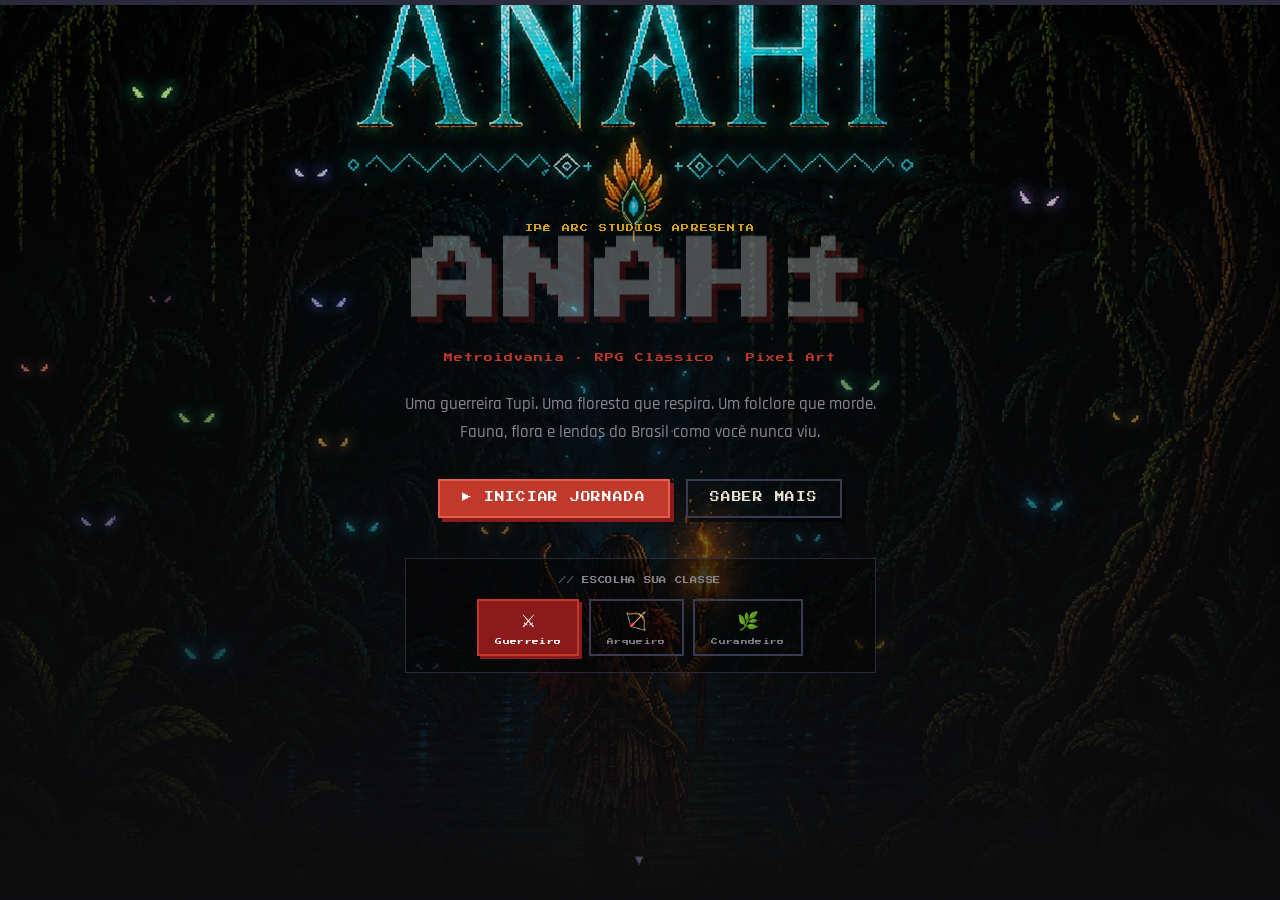
<file: index.html>
<!DOCTYPE html>
<html lang="pt-BR">
<head>
  <meta charset="UTF-8">
  <meta name="viewport" content="width=device-width, initial-scale=1.0">
  <meta http-equiv="refresh" content="0; url=./frontend/index.html">
  <title>SiteArcStudios</title>
</head>
<body>
  <p>Redirecionando para o front-end em <a href="./frontend/index.html">frontend/index.html</a>.</p>
</body>
</html>
</file>
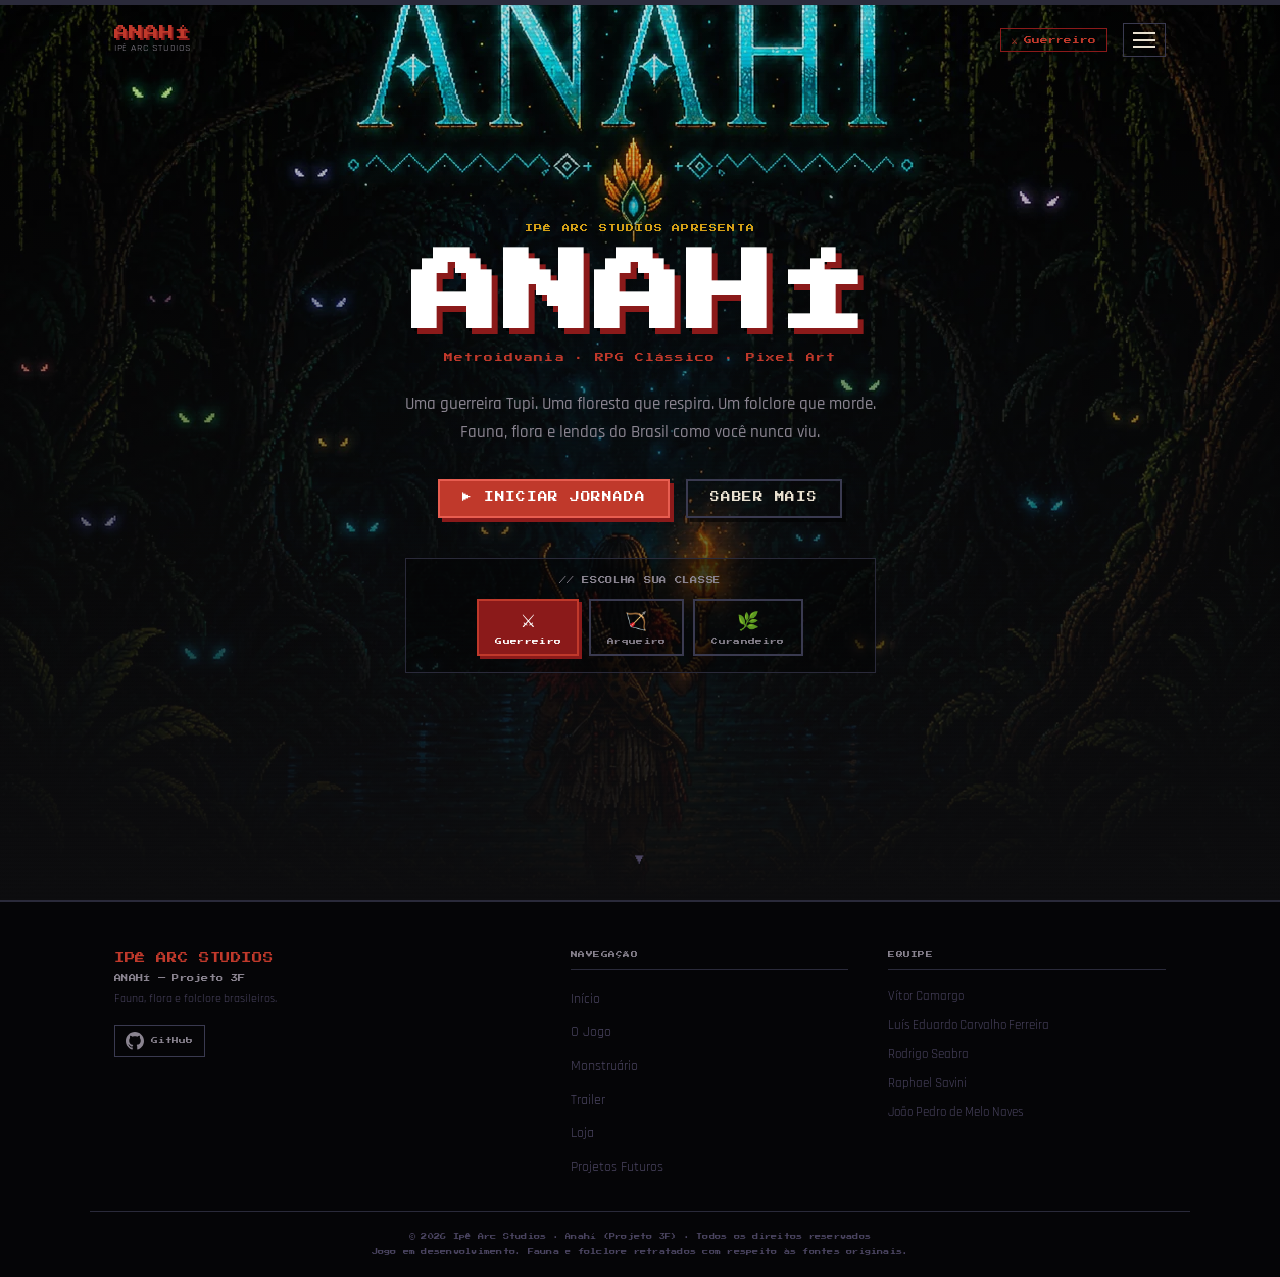
<file: frontend/index.html>
<!DOCTYPE html>
<html lang="pt-BR" data-class="guerreiro">
<head>
  <meta charset="UTF-8">
  <meta name="viewport" content="width=device-width, initial-scale=1.0">
  <meta name="description" content="Anahí — Metroidvania pixel art brasileiro. Fauna, flora e folclore tratados com respeito. Ipê Arc Studios.">
  <title>Início — Anahí · Ipê Arc Studios</title>
  <link rel="preconnect" href="https://fonts.googleapis.com">
  <link rel="preconnect" href="https://fonts.gstatic.com" crossorigin>
  <link href="https://fonts.googleapis.com/css2?family=Press+Start+2P&family=Rajdhani:wght@400;500;600;700&display=swap" rel="stylesheet">
  <link rel="stylesheet" href="./styles/style.css">
  <script type="module" src="./script/main.js"></script>
</head>
<body data-page="inicio">

  <div id="toast-container" aria-live="polite" aria-atomic="false"></div>
  <div id="journey-wrap" role="progressbar" aria-label="Progresso da Jornada" aria-valuemin="0" aria-valuemax="100" aria-valuenow="0">
    <div id="journey-fill"></div>
    <span id="journey-label" class="sr-only">Jornada: 0%</span>
  </div>

  <!-- Header injetado por script/modules/layout.js -->
  <div id="site-header"></div>

  <main>
    <section id="inicio" class="section section--hero" aria-labelledby="hero-title">
          <div class="hero-bg" aria-hidden="true">
            <div class="hero-bg__art has-img">
              <img class="media-img" src="assets/images/anahi-keyart.webp" alt="Anahí adentrando a floresta com uma tocha">
            </div>
            <div class="hero-bg__gradient"></div>
            <div class="hero-bg__scanlines"></div>
          </div>
          <div class="hero-content">
            <p class="hero-eyebrow">Ipê Arc Studios apresenta</p>
            <h1 id="hero-title" class="hero-title">ANAHÍ</h1>
            <p class="hero-subtitle">Metroidvania · RPG Clássico · Pixel Art</p>
            <p class="hero-desc">
              Uma guerreira Tupi. Uma floresta que respira. Um folclore que morde.<br>
              Fauna, flora e lendas do Brasil como você nunca viu.
            </p>
            <div class="hero-ctas">
              <a href="jornada.html" class="btn btn--primary">▶ Iniciar Jornada</a>
              <a href="o-jogo.html" class="btn btn--ghost">Saber Mais</a>
            </div>
            <div class="hero-class-pick">
              <p class="class-pick__label" id="class-pick-label">// ESCOLHA SUA CLASSE</p>
              <div class="class-pick__buttons" role="group" aria-labelledby="class-pick-label">
                <button class="class-btn active" data-class="guerreiro" aria-pressed="true"><span class="class-btn__icon" aria-hidden="true">⚔</span><span class="class-btn__name">Guerreiro</span></button>
                <button class="class-btn" data-class="arqueiro" aria-pressed="false"><span class="class-btn__icon" aria-hidden="true">🏹</span><span class="class-btn__name">Arqueiro</span></button>
                <button class="class-btn" data-class="curandeiro" aria-pressed="false"><span class="class-btn__icon" aria-hidden="true">🌿</span><span class="class-btn__name">Curandeiro</span></button>
              </div>
            </div>
          </div>
          <div class="scroll-indicator" aria-hidden="true"><span class="scroll-indicator__arrow">▼</span></div>
        </section>
  </main>

  <!-- Footer injetado por script/modules/layout.js -->
  <div id="site-footer"></div>

</body>
</html>
</file>
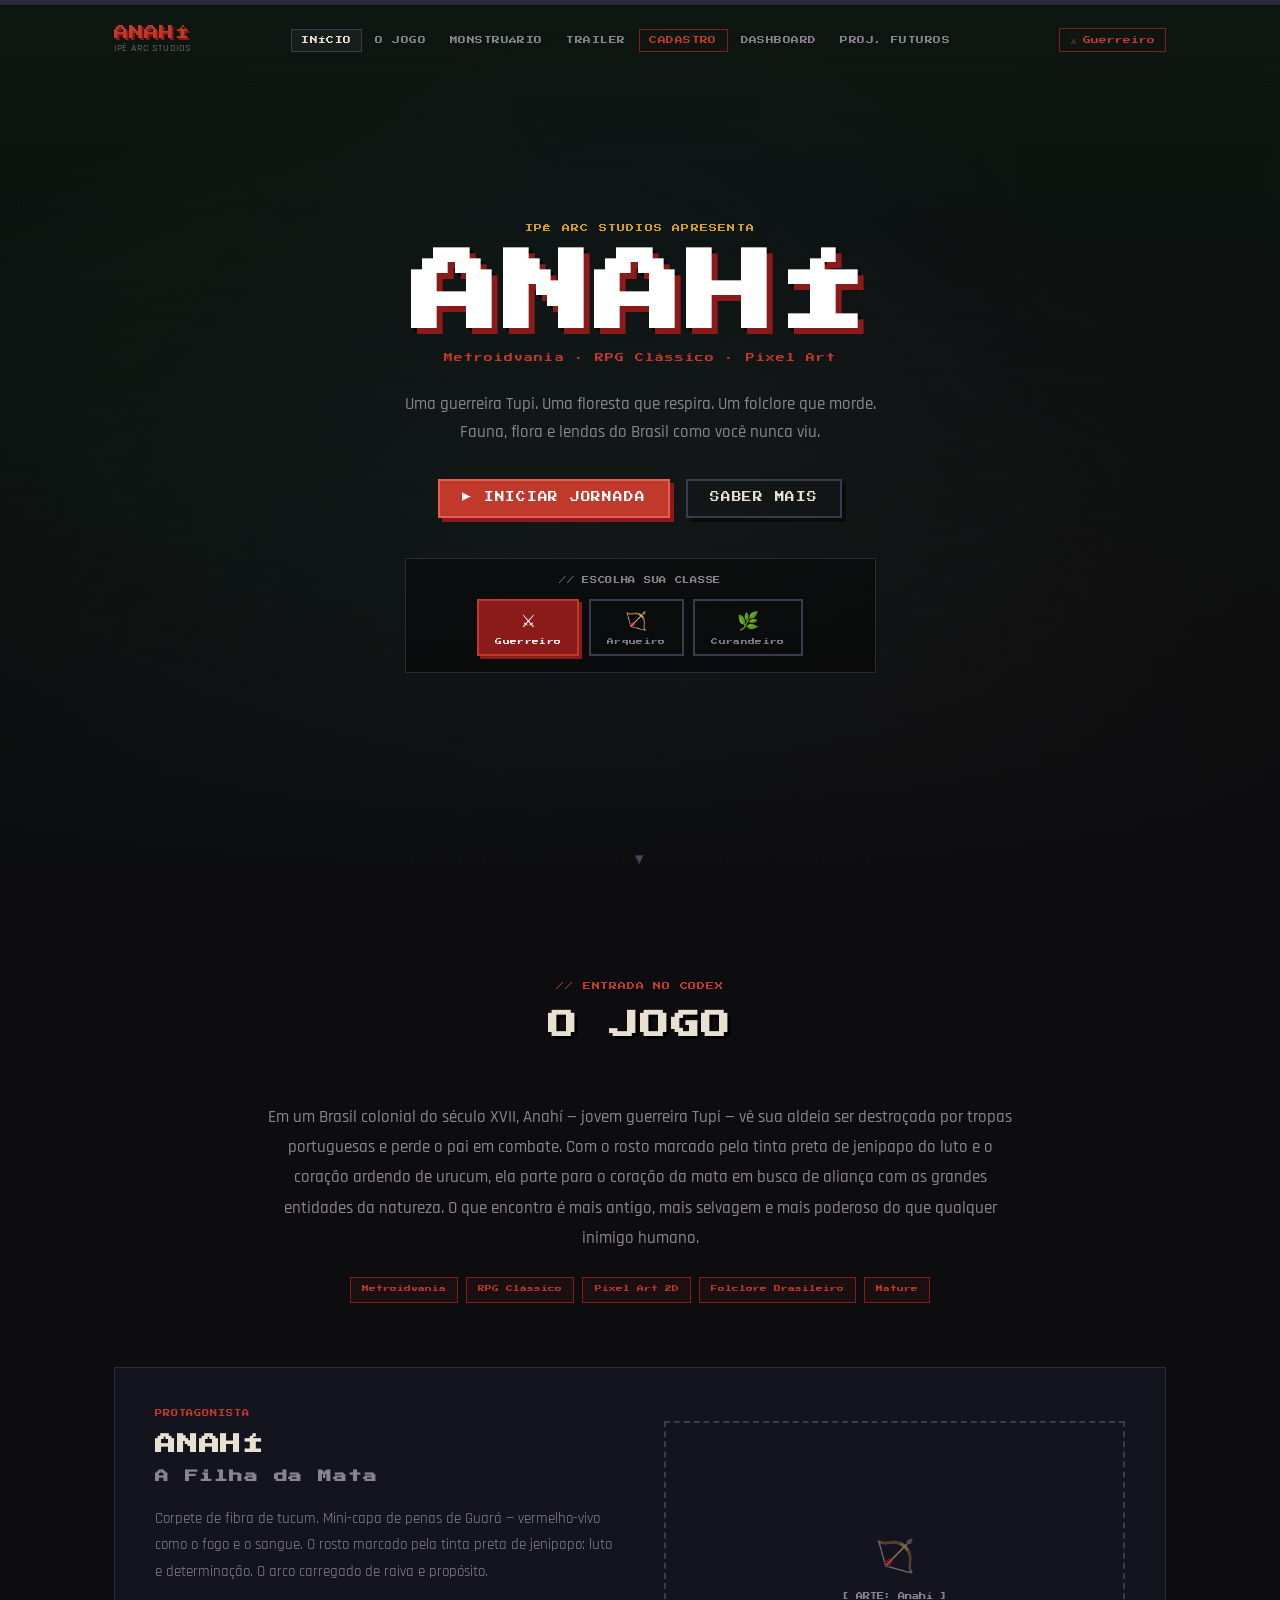
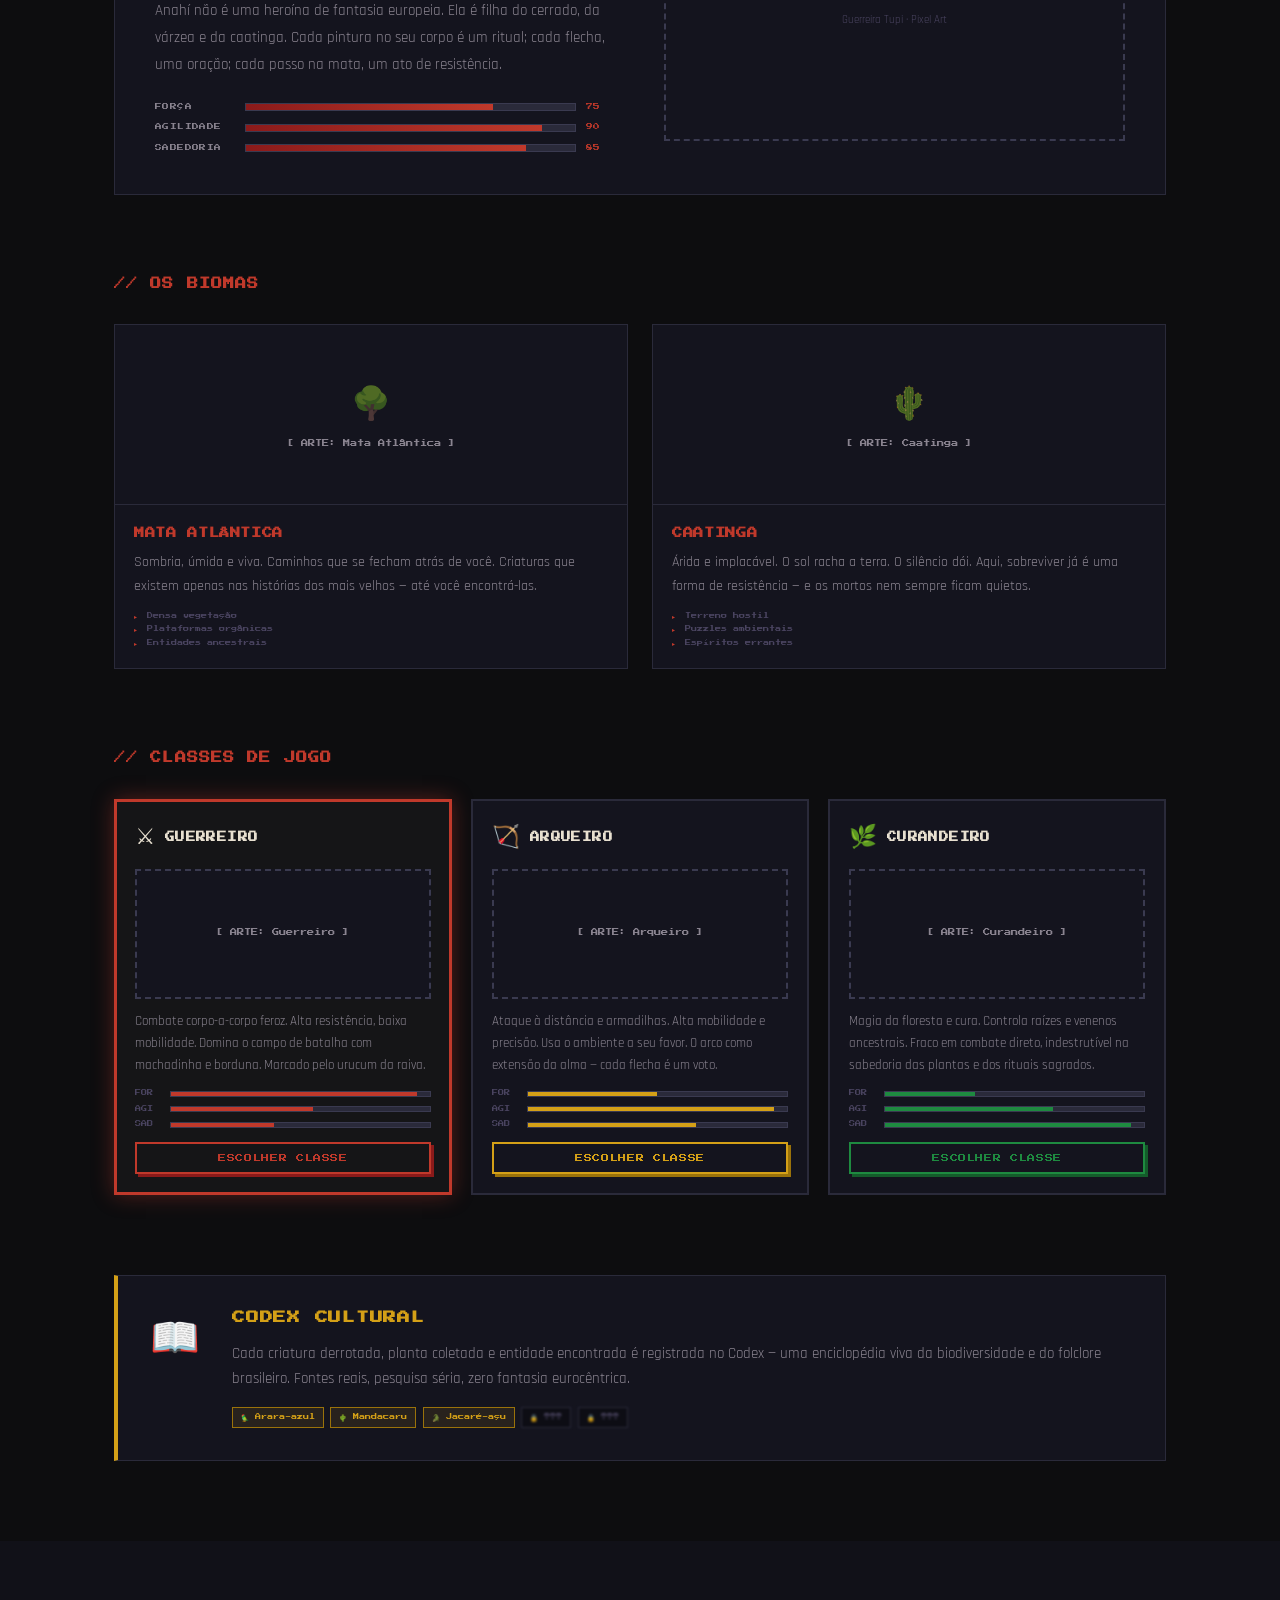
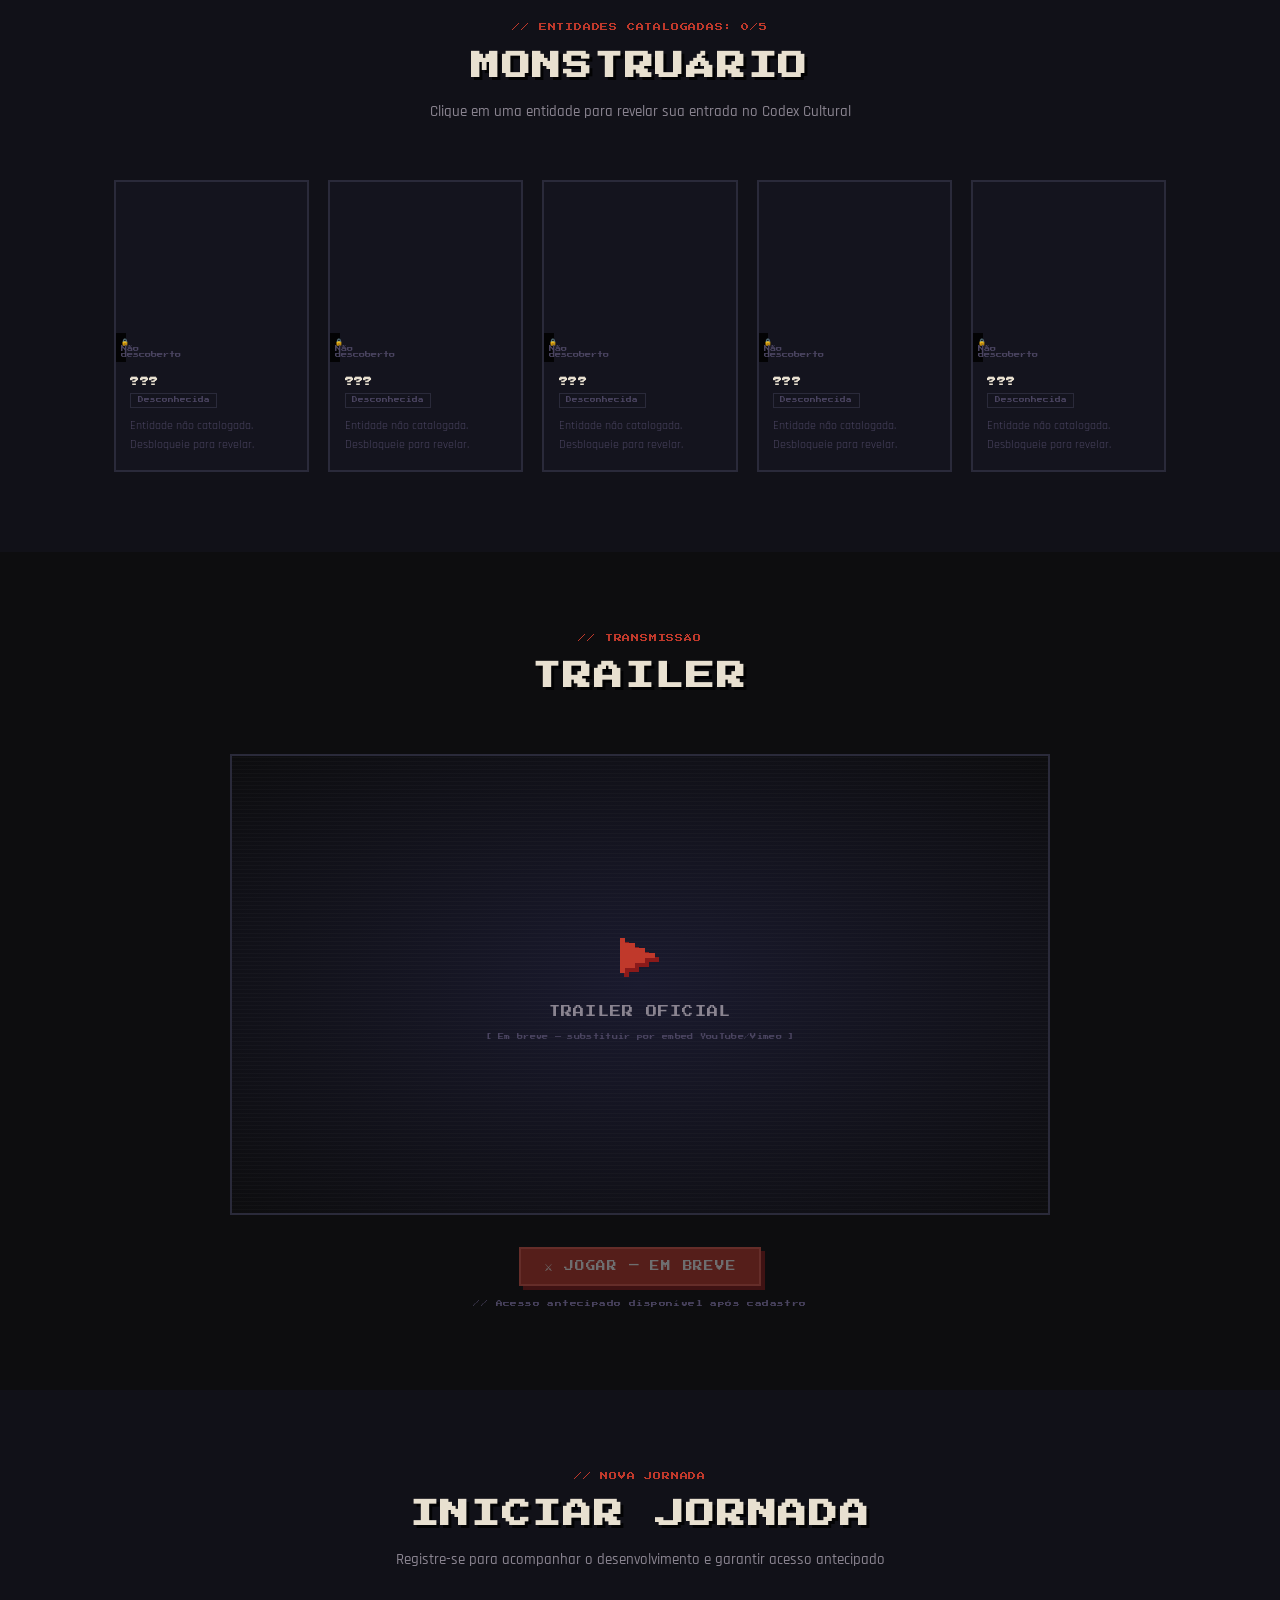
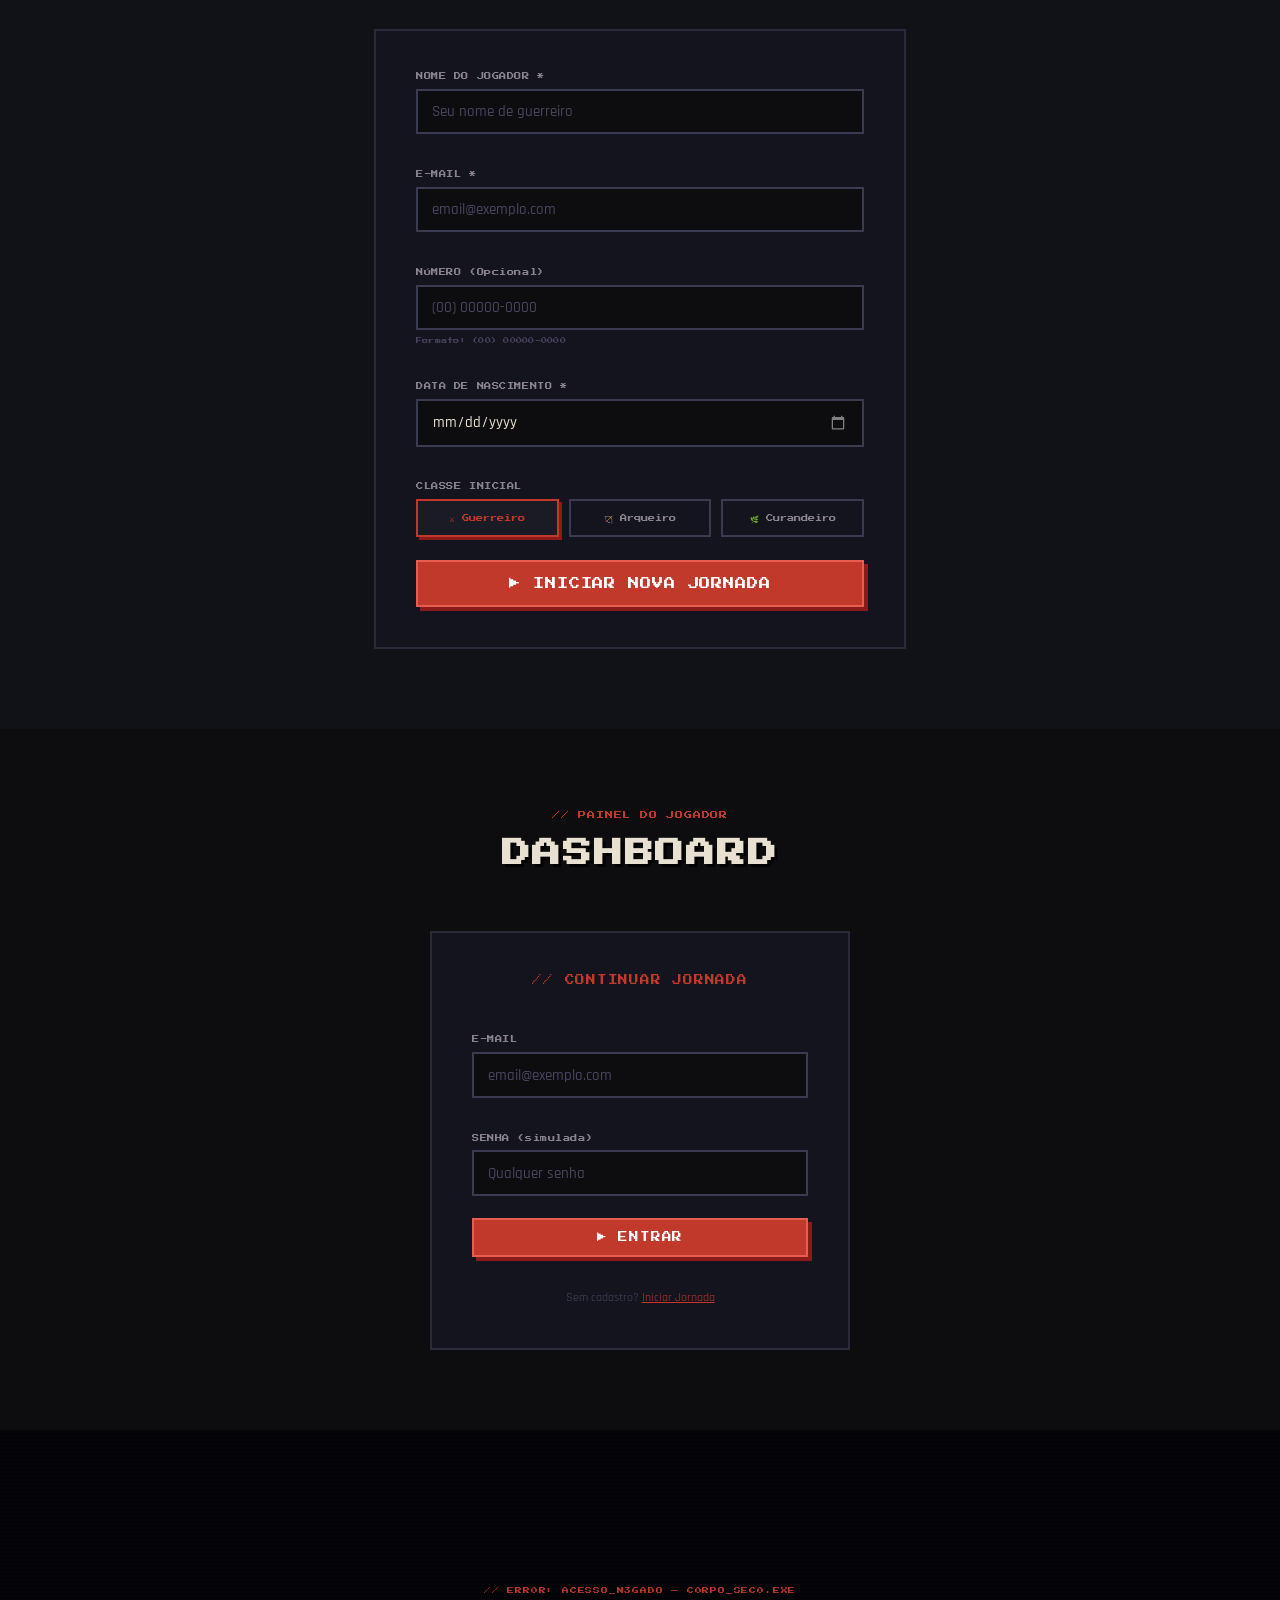
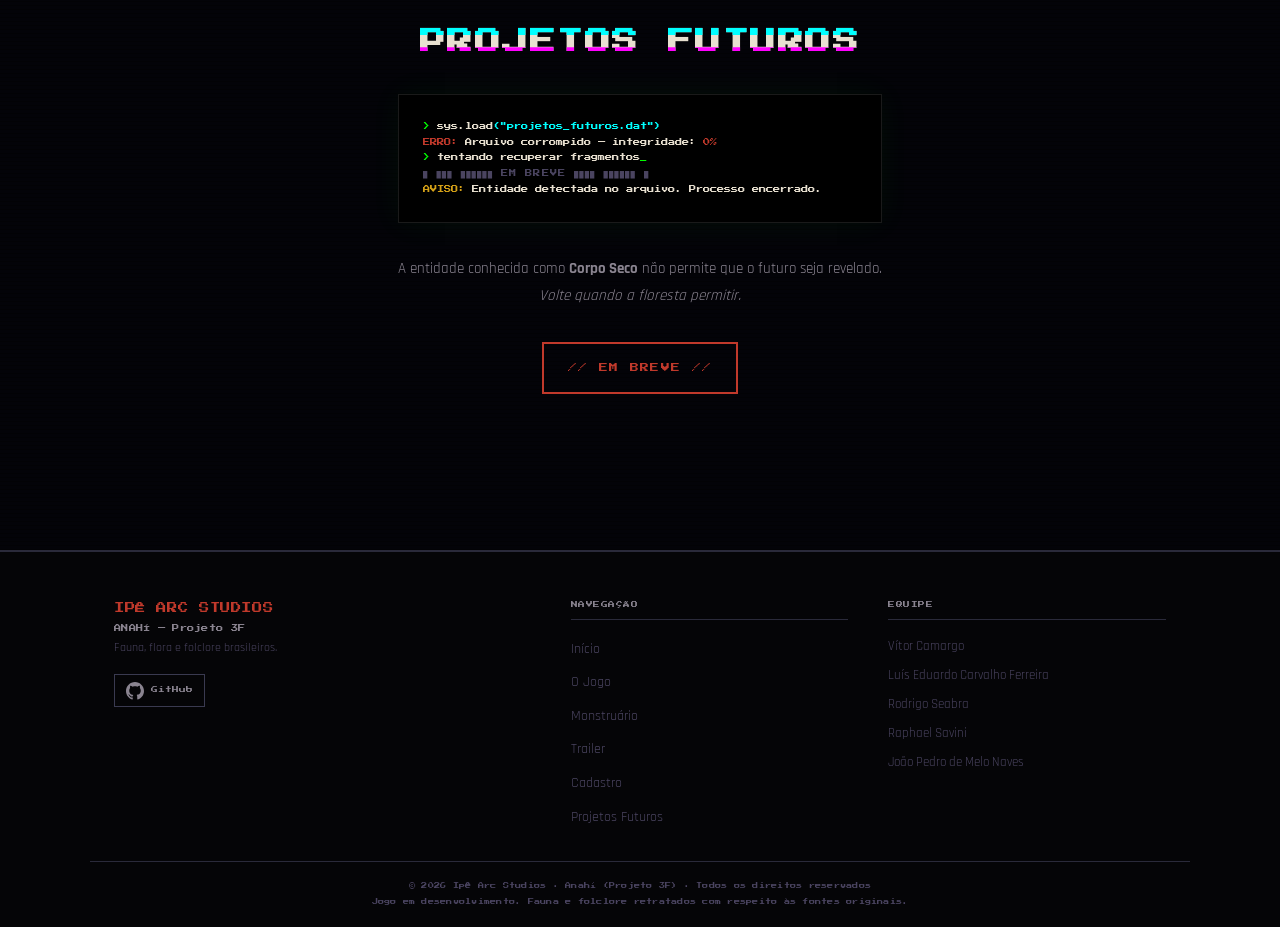
<file: Prototipo_site/src/index.html>
<!DOCTYPE html>
<html lang="pt-BR" data-class="guerreiro">
<head>
  <meta charset="UTF-8">
  <meta name="viewport" content="width=device-width, initial-scale=1.0">
  <meta name="description" content="Anahí — Metroidvania pixel art brasileiro. Fauna, flora e folclore tratados com respeito. Ipê Arc Studios.">
  <title>Anahí — Ipê Arc Studios</title>
  <link rel="preconnect" href="https://fonts.googleapis.com">
  <link rel="preconnect" href="https://fonts.gstatic.com" crossorigin>
  <link href="https://fonts.googleapis.com/css2?family=Press+Start+2P&family=Rajdhani:wght@400;500;600;700&display=swap" rel="stylesheet">
  <link rel="stylesheet" href="./styles/style.css">
  <!-- Nota: requires HTTP server (VS Code Live Server) for ES modules -->
  <script type="module" src="./script/main.js"></script>
</head>
<body>

  <!-- Toast container for system messages -->
  <div id="toast-container" aria-live="polite" aria-atomic="false"></div>

  <!-- Journey / XP Bar (fixed, very top) -->
  <div id="journey-wrap" role="progressbar" aria-label="Progresso da Jornada" aria-valuemin="0" aria-valuemax="100" aria-valuenow="0">
    <div id="journey-fill"></div>
    <span id="journey-label" class="sr-only">Jornada: 0%</span>
  </div>

  <!-- Navigation -->
  <header id="navbar" role="banner">
    <nav class="nav-inner" aria-label="Navegação principal">
      <a href="#inicio" class="nav-logo" aria-label="Início — Anahí, Ipê Arc Studios">
        <span class="nav-logo__title">ANAHÍ</span>
        <span class="nav-logo__studio">Ipê Arc Studios</span>
      </a>

      <button id="nav-toggle" class="nav-toggle" aria-expanded="false" aria-controls="nav-links" aria-label="Abrir menu de navegação">
        <span aria-hidden="true"></span>
        <span aria-hidden="true"></span>
        <span aria-hidden="true"></span>
      </button>

      <ul id="nav-links" class="nav-links" role="list">
        <li><a href="#inicio" class="nav-link">Início</a></li>
        <li><a href="#o-jogo" class="nav-link">O Jogo</a></li>
        <li><a href="#monstruario" class="nav-link">Monstruário</a></li>
        <li><a href="#trailer" class="nav-link">Trailer</a></li>
        <li><a href="#cadastro" class="nav-link nav-link--cta">Cadastro</a></li>
        <li><a href="#dashboard" class="nav-link">Dashboard</a></li>
        <li><a href="#projetos-futuros" class="nav-link">Proj. Futuros</a></li>
      </ul>

      <div id="class-indicator" class="class-indicator" aria-label="Classe selecionada">
        <span id="class-indicator-icon" aria-hidden="true">⚔</span>
        <span id="class-indicator-name">Guerreiro</span>
      </div>
    </nav>
  </header>

  <main>

    <!-- ===================================
         1. HERÓI / INÍCIO
    =================================== -->
    <section id="inicio" class="section section--hero" aria-labelledby="hero-title">

      <div class="hero-bg" aria-hidden="true">
        <div class="hero-bg__art">
          <!-- Substituir por imagem real: arte de fundo da floresta em pixel art -->
          <span class="placeholder-art-label">[ ARTE DE FUNDO: Floresta Atlântica ao entardecer — Pixel Art ]</span>
        </div>
        <div class="hero-bg__gradient"></div>
        <div class="hero-bg__scanlines"></div>
      </div>

      <div class="hero-content">
        <p class="hero-eyebrow">Ipê Arc Studios apresenta</p>
        <h1 id="hero-title" class="hero-title">ANAHÍ</h1>
        <p class="hero-subtitle">Metroidvania · RPG Clássico · Pixel Art</p>
        <p class="hero-desc">
          Uma guerreira Tupi. Uma floresta que respira. Um folclore que morde.<br>
          Fauna, flora e lendas do Brasil como você nunca viu.
        </p>
        <div class="hero-ctas">
          <a href="#cadastro" class="btn btn--primary">▶ Iniciar Jornada</a>
          <a href="#o-jogo" class="btn btn--ghost">Saber Mais</a>
        </div>

        <!-- Quick class selector in hero -->
        <div class="hero-class-pick">
          <p class="class-pick__label" id="class-pick-label">// ESCOLHA SUA CLASSE</p>
          <div class="class-pick__buttons" role="group" aria-labelledby="class-pick-label">
            <button class="class-btn active" data-class="guerreiro" aria-pressed="true">
              <span class="class-btn__icon" aria-hidden="true">⚔</span>
              <span class="class-btn__name">Guerreiro</span>
            </button>
            <button class="class-btn" data-class="arqueiro" aria-pressed="false">
              <span class="class-btn__icon" aria-hidden="true">🏹</span>
              <span class="class-btn__name">Arqueiro</span>
            </button>
            <button class="class-btn" data-class="curandeiro" aria-pressed="false">
              <span class="class-btn__icon" aria-hidden="true">🌿</span>
              <span class="class-btn__name">Curandeiro</span>
            </button>
          </div>
        </div>
      </div>

      <div class="scroll-indicator" aria-hidden="true">
        <span class="scroll-indicator__arrow">▼</span>
      </div>
    </section>

    <!-- ===================================
         2. O JOGO
    =================================== -->
    <section id="o-jogo" class="section" aria-labelledby="ojogo-title">
      <div class="section-inner">

        <header class="section-header">
          <p class="section-eyebrow">// ENTRADA NO CODEX</p>
          <h2 id="ojogo-title" class="section-title">O JOGO</h2>
        </header>

        <!-- Pitch -->
        <div class="pitch-block">
          <p class="pitch-text">
            Em um Brasil colonial do século XVII, Anahí — jovem guerreira Tupi — vê sua aldeia ser destroçada por tropas portuguesas e perde o pai em combate. Com o rosto marcado pela tinta preta de jenipapo do luto e o coração ardendo de urucum, ela parte para o coração da mata em busca de aliança com as grandes entidades da natureza. O que encontra é mais antigo, mais selvagem e mais poderoso do que qualquer inimigo humano.
          </p>
          <div class="genre-tags" aria-label="Gêneros do jogo">
            <span class="tag">Metroidvania</span>
            <span class="tag">RPG Clássico</span>
            <span class="tag">Pixel Art 2D</span>
            <span class="tag">Folclore Brasileiro</span>
            <span class="tag">Mature</span>
          </div>
        </div>

        <!-- Protagonista -->
        <div class="feature-block feature-block--right" id="protagonista">
          <div class="feature-block__media">
            <div class="img-placeholder" role="img" aria-label="Imagem em breve: Anahí, protagonista — Pixel Art">
              <span class="img-placeholder__icon">🏹</span>
              <span class="img-placeholder__label">[ ARTE: Anahí ]</span>
              <span class="img-placeholder__sub">Guerreira Tupi · Pixel Art</span>
            </div>
          </div>
          <div class="feature-block__content">
            <p class="feature-eyebrow">PROTAGONISTA</p>
            <h3 class="feature-title">ANAHÍ<br><small class="feature-subtitle">A Filha da Mata</small></h3>
            <p class="feature-text">
              Corpete de fibra de tucum. Mini-capa de penas de Guará — vermelho-vivo como o fogo e o sangue. O rosto marcado pela tinta preta de jenipapo: luto e determinação. O arco carregado de raiva e propósito.
            </p>
            <p class="feature-text">
              Anahí não é uma heroína de fantasia europeia. Ela é filha do cerrado, da várzea e da caatinga. Cada pintura no seu corpo é um ritual; cada flecha, uma oração; cada passo na mata, um ato de resistência.
            </p>
            <ul class="stat-list" aria-label="Atributos da protagonista">
              <li class="stat-item">
                <span class="stat-label">FORÇA</span>
                <div class="stat-bar" aria-label="Força: 75%"><div class="stat-fill" style="--val: 75%"></div></div>
                <span class="stat-val" aria-hidden="true">75</span>
              </li>
              <li class="stat-item">
                <span class="stat-label">AGILIDADE</span>
                <div class="stat-bar" aria-label="Agilidade: 90%"><div class="stat-fill" style="--val: 90%"></div></div>
                <span class="stat-val" aria-hidden="true">90</span>
              </li>
              <li class="stat-item">
                <span class="stat-label">SABEDORIA</span>
                <div class="stat-bar" aria-label="Sabedoria: 85%"><div class="stat-fill" style="--val: 85%"></div></div>
                <span class="stat-val" aria-hidden="true">85</span>
              </li>
            </ul>
          </div>
        </div>

        <!-- Biomas -->
        <div class="biomes-block">
          <h3 class="subsection-title">// OS BIOMAS</h3>
          <div class="biomes-grid">
            <article class="biome-card" aria-label="Mata Atlântica">
              <div class="biome-card__img img-placeholder" role="img" aria-label="Imagem em breve: Mata Atlântica — Pixel Art">
                <span class="img-placeholder__icon">🌳</span>
                <span class="img-placeholder__label">[ ARTE: Mata Atlântica ]</span>
              </div>
              <div class="biome-card__content">
                <h4 class="biome-card__name">MATA ATLÂNTICA</h4>
                <p class="biome-card__desc">Sombria, úmida e viva. Caminhos que se fecham atrás de você. Criaturas que existem apenas nas histórias dos mais velhos — até você encontrá-las.</p>
                <ul class="biome-tags" aria-label="Características do bioma">
                  <li>Densa vegetação</li>
                  <li>Plataformas orgânicas</li>
                  <li>Entidades ancestrais</li>
                </ul>
              </div>
            </article>
            <article class="biome-card" aria-label="Caatinga">
              <div class="biome-card__img img-placeholder" role="img" aria-label="Imagem em breve: Caatinga — Pixel Art">
                <span class="img-placeholder__icon">🌵</span>
                <span class="img-placeholder__label">[ ARTE: Caatinga ]</span>
              </div>
              <div class="biome-card__content">
                <h4 class="biome-card__name">CAATINGA</h4>
                <p class="biome-card__desc">Árida e implacável. O sol racha a terra. O silêncio dói. Aqui, sobreviver já é uma forma de resistência — e os mortos nem sempre ficam quietos.</p>
                <ul class="biome-tags" aria-label="Características do bioma">
                  <li>Terreno hostil</li>
                  <li>Puzzles ambientais</li>
                  <li>Espíritos errantes</li>
                </ul>
              </div>
            </article>
          </div>
        </div>

        <!-- Classes de Jogo -->
        <div class="classes-block" id="classes-section">
          <h3 class="subsection-title">// CLASSES DE JOGO</h3>
          <div class="classes-grid">

            <article class="class-card" data-class="guerreiro" tabindex="0" role="button" aria-label="Selecionar classe: Guerreiro">
              <div class="class-card__header">
                <span class="class-card__icon" aria-hidden="true">⚔</span>
                <h4 class="class-card__name">GUERREIRO</h4>
              </div>
              <div class="class-card__img img-placeholder" role="img" aria-label="Imagem em breve: Guerreiro Pixel Art">
                <span class="img-placeholder__label">[ ARTE: Guerreiro ]</span>
              </div>
              <p class="class-card__desc">Combate corpo-a-corpo feroz. Alta resistência, baixa mobilidade. Domina o campo de batalha com machadinha e borduna. Marcado pelo urucum da raiva.</p>
              <ul class="class-stats" aria-label="Atributos do Guerreiro">
                <li><span class="cs-label">FOR</span><div class="mini-bar"><div class="mini-fill" style="--val:95%"></div></div></li>
                <li><span class="cs-label">AGI</span><div class="mini-bar"><div class="mini-fill" style="--val:55%"></div></div></li>
                <li><span class="cs-label">SAB</span><div class="mini-bar"><div class="mini-fill" style="--val:40%"></div></div></li>
              </ul>
              <button class="btn btn--class btn--full" data-class="guerreiro">ESCOLHER CLASSE</button>
            </article>

            <article class="class-card" data-class="arqueiro" tabindex="0" role="button" aria-label="Selecionar classe: Arqueiro">
              <div class="class-card__header">
                <span class="class-card__icon" aria-hidden="true">🏹</span>
                <h4 class="class-card__name">ARQUEIRO</h4>
              </div>
              <div class="class-card__img img-placeholder" role="img" aria-label="Imagem em breve: Arqueiro Pixel Art">
                <span class="img-placeholder__label">[ ARTE: Arqueiro ]</span>
              </div>
              <p class="class-card__desc">Ataque à distância e armadilhas. Alta mobilidade e precisão. Usa o ambiente a seu favor. O arco como extensão da alma — cada flecha é um voto.</p>
              <ul class="class-stats" aria-label="Atributos do Arqueiro">
                <li><span class="cs-label">FOR</span><div class="mini-bar"><div class="mini-fill" style="--val:50%"></div></div></li>
                <li><span class="cs-label">AGI</span><div class="mini-bar"><div class="mini-fill" style="--val:95%"></div></div></li>
                <li><span class="cs-label">SAB</span><div class="mini-bar"><div class="mini-fill" style="--val:65%"></div></div></li>
              </ul>
              <button class="btn btn--class btn--full" data-class="arqueiro">ESCOLHER CLASSE</button>
            </article>

            <article class="class-card" data-class="curandeiro" tabindex="0" role="button" aria-label="Selecionar classe: Curandeiro">
              <div class="class-card__header">
                <span class="class-card__icon" aria-hidden="true">🌿</span>
                <h4 class="class-card__name">CURANDEIRO</h4>
              </div>
              <div class="class-card__img img-placeholder" role="img" aria-label="Imagem em breve: Curandeiro Pixel Art">
                <span class="img-placeholder__label">[ ARTE: Curandeiro ]</span>
              </div>
              <p class="class-card__desc">Magia da floresta e cura. Controla raízes e venenos ancestrais. Fraco em combate direto, indestrutível na sabedoria das plantas e dos rituais sagrados.</p>
              <ul class="class-stats" aria-label="Atributos do Curandeiro">
                <li><span class="cs-label">FOR</span><div class="mini-bar"><div class="mini-fill" style="--val:35%"></div></div></li>
                <li><span class="cs-label">AGI</span><div class="mini-bar"><div class="mini-fill" style="--val:65%"></div></div></li>
                <li><span class="cs-label">SAB</span><div class="mini-bar"><div class="mini-fill" style="--val:95%"></div></div></li>
              </ul>
              <button class="btn btn--class btn--full" data-class="curandeiro">ESCOLHER CLASSE</button>
            </article>

          </div>
        </div>

        <!-- Codex Cultural -->
        <div class="codex-promo">
          <div class="codex-promo__icon" aria-hidden="true">📖</div>
          <div class="codex-promo__content">
            <h3 class="codex-promo__title">CODEX CULTURAL</h3>
            <p class="codex-promo__desc">
              Cada criatura derrotada, planta coletada e entidade encontrada é registrada no Codex — uma enciclopédia viva da biodiversidade e do folclore brasileiro. Fontes reais, pesquisa séria, zero fantasia eurocêntrica.
            </p>
            <div class="codex-sample" aria-label="Exemplos de entradas no Codex">
              <span class="codex-entry-tag">🦜 Arara-azul</span>
              <span class="codex-entry-tag">🌵 Mandacaru</span>
              <span class="codex-entry-tag">🐊 Jacaré-açu</span>
              <span class="codex-entry-tag codex-entry-tag--locked" aria-label="Entrada bloqueada">🔒 ???</span>
              <span class="codex-entry-tag codex-entry-tag--locked" aria-label="Entrada bloqueada">🔒 ???</span>
            </div>
          </div>
        </div>

      </div>
    </section>

    <!-- ===================================
         3. MONSTRUÁRIO
    =================================== -->
    <section id="monstruario" class="section section--alt" aria-labelledby="bestiary-title">
      <div class="section-inner">

        <header class="section-header">
          <p class="section-eyebrow">// ENTIDADES CATALOGADAS: <span id="codex-count">0</span>/5</p>
          <h2 id="bestiary-title" class="section-title">MONSTRUÁRIO</h2>
          <p class="section-desc">Clique em uma entidade para revelar sua entrada no Codex Cultural</p>
        </header>

        <div class="bestiary-grid" role="list">

          <div class="monster-card locked" data-monster="cuca" role="listitem">
            <button class="monster-card__inner" aria-label="Entidade desconhecida — clique para revelar no Codex">
              <div class="monster-card__image">
                <div class="monster-img-wrap">
                  <!-- Silhueta bloqueada -->
                  <div class="monster-silhouette" aria-hidden="true">
                    <span class="silhouette-q">?</span>
                  </div>
                  <!-- Arte revelada (substituir placeholder por imagem real) -->
                  <div class="monster-reveal-img img-placeholder" aria-label="Imagem em breve: Cuca">
                    <span class="img-placeholder__label">[ ARTE: Cuca ]</span>
                  </div>
                </div>
                <div class="monster-lock-badge" aria-hidden="true">🔒 Não descoberto</div>
              </div>
              <div class="monster-card__info">
                <h3 class="monster-name">???</h3>
                <span class="monster-biome">Desconhecida</span>
                <p class="monster-desc">Entidade não catalogada.<br>Desbloqueie para revelar.</p>
              </div>
            </button>
          </div>

          <div class="monster-card locked" data-monster="saci" role="listitem">
            <button class="monster-card__inner" aria-label="Entidade desconhecida — clique para revelar no Codex">
              <div class="monster-card__image">
                <div class="monster-img-wrap">
                  <div class="monster-silhouette" aria-hidden="true"><span class="silhouette-q">?</span></div>
                  <div class="monster-reveal-img img-placeholder" aria-label="Imagem em breve: Saci-Pererê">
                    <span class="img-placeholder__label">[ ARTE: Saci-Pererê ]</span>
                  </div>
                </div>
                <div class="monster-lock-badge" aria-hidden="true">🔒 Não descoberto</div>
              </div>
              <div class="monster-card__info">
                <h3 class="monster-name">???</h3>
                <span class="monster-biome">Desconhecida</span>
                <p class="monster-desc">Entidade não catalogada.<br>Desbloqueie para revelar.</p>
              </div>
            </button>
          </div>

          <div class="monster-card locked" data-monster="curupira" role="listitem">
            <button class="monster-card__inner" aria-label="Entidade desconhecida — clique para revelar no Codex">
              <div class="monster-card__image">
                <div class="monster-img-wrap">
                  <div class="monster-silhouette" aria-hidden="true"><span class="silhouette-q">?</span></div>
                  <div class="monster-reveal-img img-placeholder" aria-label="Imagem em breve: Curupira">
                    <span class="img-placeholder__label">[ ARTE: Curupira ]</span>
                  </div>
                </div>
                <div class="monster-lock-badge" aria-hidden="true">🔒 Não descoberto</div>
              </div>
              <div class="monster-card__info">
                <h3 class="monster-name">???</h3>
                <span class="monster-biome">Desconhecida</span>
                <p class="monster-desc">Entidade não catalogada.<br>Desbloqueie para revelar.</p>
              </div>
            </button>
          </div>

          <div class="monster-card locked" data-monster="boitata" role="listitem">
            <button class="monster-card__inner" aria-label="Entidade desconhecida — clique para revelar no Codex">
              <div class="monster-card__image">
                <div class="monster-img-wrap">
                  <div class="monster-silhouette" aria-hidden="true"><span class="silhouette-q">?</span></div>
                  <div class="monster-reveal-img img-placeholder" aria-label="Imagem em breve: Boitatá">
                    <span class="img-placeholder__label">[ ARTE: Boitatá ]</span>
                  </div>
                </div>
                <div class="monster-lock-badge" aria-hidden="true">🔒 Não descoberto</div>
              </div>
              <div class="monster-card__info">
                <h3 class="monster-name">???</h3>
                <span class="monster-biome">Desconhecida</span>
                <p class="monster-desc">Entidade não catalogada.<br>Desbloqueie para revelar.</p>
              </div>
            </button>
          </div>

          <div class="monster-card locked" data-monster="corpo-seco" role="listitem">
            <button class="monster-card__inner" aria-label="Entidade desconhecida — clique para revelar no Codex">
              <div class="monster-card__image">
                <div class="monster-img-wrap">
                  <div class="monster-silhouette" aria-hidden="true"><span class="silhouette-q">?</span></div>
                  <div class="monster-reveal-img img-placeholder" aria-label="Imagem em breve: Corpo Seco">
                    <span class="img-placeholder__label">[ ARTE: Corpo Seco ]</span>
                  </div>
                </div>
                <div class="monster-lock-badge" aria-hidden="true">🔒 Não descoberto</div>
              </div>
              <div class="monster-card__info">
                <h3 class="monster-name">???</h3>
                <span class="monster-biome">Desconhecida</span>
                <p class="monster-desc">Entidade não catalogada.<br>Desbloqueie para revelar.</p>
              </div>
            </button>
          </div>

        </div><!-- .bestiary-grid -->
      </div>
    </section>

    <!-- ===================================
         4. TRAILER / JOGO
    =================================== -->
    <section id="trailer" class="section" aria-labelledby="trailer-title">
      <div class="section-inner">
        <header class="section-header">
          <p class="section-eyebrow">// TRANSMISSÃO</p>
          <h2 id="trailer-title" class="section-title">TRAILER</h2>
        </header>
        <div class="video-container">
          <!--
            Para embedar trailer real, substitua a div abaixo por:
            <iframe width="100%" height="100%"
              src="https://www.youtube.com/embed/SEU_VIDEO_ID"
              title="Trailer oficial Anahí"
              frameborder="0" allowfullscreen></iframe>
          -->
          <div class="video-placeholder" role="img" aria-label="Vídeo em breve: Trailer oficial de Anahí">
            <div class="video-placeholder__inner">
              <div class="play-icon" aria-hidden="true">▶</div>
              <p class="video-placeholder__title">TRAILER OFICIAL</p>
              <p class="video-placeholder__sub">[ Em breve — substituir por embed YouTube/Vimeo ]</p>
            </div>
          </div>
        </div>
        <div class="trailer-cta">
          <button class="btn btn--primary" disabled aria-disabled="true">
            ⚔ JOGAR — EM BREVE
          </button>
          <p class="trailer-hint">// Acesso antecipado disponível após cadastro</p>
        </div>
      </div>
    </section>

    <!-- ===================================
         5. CADASTRO
    =================================== -->
    <section id="cadastro" class="section section--alt" aria-labelledby="cadastro-title">
      <div class="section-inner section-inner--narrow">
        <header class="section-header">
          <p class="section-eyebrow">// NOVA JORNADA</p>
          <h2 id="cadastro-title" class="section-title">INICIAR JORNADA</h2>
          <p class="section-desc">Registre-se para acompanhar o desenvolvimento e garantir acesso antecipado</p>
        </header>

        <form id="cadastro-form" class="pixel-form" novalidate aria-label="Formulário de cadastro">
          <div class="form-group">
            <label for="reg-name" class="form-label">NOME DO JOGADOR *</label>
            <input type="text" id="reg-name" name="name" class="form-input"
              placeholder="Seu nome de guerreiro"
              autocomplete="name" required aria-required="true"
              aria-describedby="reg-name-error">
            <span class="form-error" id="reg-name-error" role="alert"></span>
          </div>

          <div class="form-group">
            <label for="reg-email" class="form-label">E-MAIL *</label>
            <input type="email" id="reg-email" name="email" class="form-input"
              placeholder="email@exemplo.com"
              autocomplete="email" required aria-required="true"
              aria-describedby="reg-email-error">
            <span class="form-error" id="reg-email-error" role="alert"></span>
          </div>

          <div class="form-group">
            <label for="reg-phone" class="form-label">NÚMERO (Opcional)</label>
            <input type="tel" id="reg-phone" name="phone" class="form-input"
              placeholder="(00) 00000-0000"
              autocomplete="tel"
              aria-describedby="reg-phone-hint reg-phone-error">
            <span id="reg-phone-hint" class="form-hint">Formato: (00) 00000-0000</span>
            <span class="form-error" id="reg-phone-error" role="alert"></span>
          </div>

          <div class="form-group">
            <label for="reg-birth" class="form-label">DATA DE NASCIMENTO *</label>
            <input type="date" id="reg-birth" name="birth" class="form-input"
              required aria-required="true"
              aria-describedby="reg-birth-error">
            <span class="form-error" id="reg-birth-error" role="alert"></span>
          </div>

          <div class="form-group">
            <p class="form-label" id="class-radio-label">CLASSE INICIAL</p>
            <div class="form-class-radios" role="group" aria-labelledby="class-radio-label">
              <label class="class-radio">
                <input type="radio" name="reg-class" value="guerreiro" checked>
                <span class="class-radio__display">⚔ Guerreiro</span>
              </label>
              <label class="class-radio">
                <input type="radio" name="reg-class" value="arqueiro">
                <span class="class-radio__display">🏹 Arqueiro</span>
              </label>
              <label class="class-radio">
                <input type="radio" name="reg-class" value="curandeiro">
                <span class="class-radio__display">🌿 Curandeiro</span>
              </label>
            </div>
          </div>

          <button type="submit" class="btn btn--primary btn--full btn--lg">
            ▶ INICIAR NOVA JORNADA
          </button>
        </form>
      </div>
    </section>

    <!-- ===================================
         6. DASHBOARD
    =================================== -->
    <section id="dashboard" class="section" aria-labelledby="dashboard-title">
      <div class="section-inner">
        <header class="section-header">
          <p class="section-eyebrow">// PAINEL DO JOGADOR</p>
          <h2 id="dashboard-title" class="section-title">DASHBOARD</h2>
        </header>

        <!-- Estado: Deslogado -->
        <div id="dashboard-out" class="dashboard-panel">
          <div class="login-box pixel-form">
            <p class="login-box__title">// CONTINUAR JORNADA</p>
            <div class="form-group">
              <label for="login-email" class="form-label">E-MAIL</label>
              <input type="email" id="login-email" name="login-email" class="form-input"
                placeholder="email@exemplo.com"
                autocomplete="email" required aria-required="true"
                aria-describedby="login-email-error">
              <span class="form-error" id="login-email-error" role="alert"></span>
            </div>
            <div class="form-group">
              <label for="login-pass" class="form-label">SENHA (simulada)</label>
              <input type="password" id="login-pass" name="login-pass" class="form-input"
                placeholder="Qualquer senha"
                autocomplete="current-password">
            </div>
            <button id="login-btn" class="btn btn--primary btn--full">▶ ENTRAR</button>
            <p class="login-box__hint">
              Sem cadastro? <a href="#cadastro" class="link">Iniciar Jornada</a>
            </p>
          </div>
        </div>

        <!-- Estado: Logado -->
        <div id="dashboard-in" class="dashboard-panel" hidden aria-live="polite">
          <div class="player-card">
            <div class="player-card__avatar" id="player-avatar" aria-hidden="true">⚔</div>
            <div class="player-card__info">
              <h3 class="player-name" id="player-display-name">Jogador</h3>
              <span class="player-class-tag" id="player-display-class">Guerreiro</span>
              <div class="player-journey">
                <span class="player-journey__label">JORNADA</span>
                <div class="player-journey__bar" role="progressbar" aria-label="Progresso da jornada" aria-valuemin="0" aria-valuemax="100">
                  <div class="player-journey__fill" id="dashboard-journey-fill"></div>
                </div>
                <span class="player-journey__pct" id="dashboard-journey-pct">0%</span>
              </div>
            </div>
            <button id="logout-btn" class="btn btn--ghost btn--sm">SAIR</button>
          </div>

          <div class="dashboard-grid">
            <div class="game-owned-card">
              <div class="game-owned-card__art img-placeholder" role="img" aria-label="Arte do jogo Anahí">
                <span class="img-placeholder__label">[ CAPA: Anahí ]</span>
              </div>
              <div class="game-owned-card__content">
                <h3 class="game-owned-card__title">ANAHÍ</h3>
                <p class="game-owned-card__status">✓ Jogo Adquirido — Acesso Antecipado</p>
                <p class="game-owned-card__genre">Metroidvania · RPG · Pixel Art</p>
                <p class="game-owned-card__dev">// Em desenvolvimento — Ipê Arc Studios</p>
                <button class="btn btn--primary" disabled aria-disabled="true">▶ JOGAR — EM BREVE</button>
              </div>
            </div>

            <div class="codex-widget">
              <h3 class="codex-widget__title">📖 CODEX PESSOAL</h3>
              <p class="codex-widget__stat">
                Entradas descobertas: <strong id="codex-count-dashboard">0</strong>/5
              </p>
              <div class="codex-widget__bar" role="progressbar" aria-label="Progresso do Codex" aria-valuemin="0" aria-valuemax="5">
                <div class="codex-widget__fill" id="codex-dashboard-fill"></div>
              </div>
              <a href="#monstruario" class="btn btn--ghost btn--sm">→ Ver Monstruário</a>
            </div>
          </div>
        </div>

      </div>
    </section>

    <!-- ===================================
         7. PROJETOS FUTUROS (glitch)
    =================================== -->
    <section id="projetos-futuros" class="section section--glitch" aria-labelledby="future-title">
      <div class="glitch-overlay" aria-hidden="true">
        <div class="scanlines"></div>
      </div>
      <div class="section-inner">
        <div class="glitch-content">
          <p class="glitch-eyebrow" aria-hidden="true">// ERR0R: ACESSO_N3GADO — C0RPO_SEC0.EXE</p>
          <h2 id="future-title" class="glitch-title" data-text="PROJETOS FUTUROS">
            PROJETOS FUTUROS
          </h2>
          <div class="terminal-block" aria-label="Log do sistema">
            <p class="terminal-line"><span class="t-prompt">&gt;</span> sys.load<span class="t-str">("projetos_futuros.dat")</span></p>
            <p class="terminal-line"><span class="t-err">ERRO:</span> Arquivo corrompido — integridade: <span class="t-err">0%</span></p>
            <p class="terminal-line"><span class="t-prompt">&gt;</span> tentando recuperar fragmentos<span class="t-blink">_</span></p>
            <p class="terminal-line t-corrupted" aria-hidden="true">█ ███ ██████ EM BREVE ████ ██████ █</p>
            <p class="terminal-line"><span class="t-warn">AVISO:</span> Entidade detectada no arquivo. Processo encerrado.</p>
          </div>
          <p class="glitch-desc">
            A entidade conhecida como <strong>Corpo Seco</strong> não permite que o futuro seja revelado.<br>
            <em>Volte quando a floresta permitir.</em>
          </p>
          <div class="coming-soon-box" aria-label="Em breve">
            <span>// EM BREVE //</span>
          </div>
        </div>
      </div>
    </section>

  </main>

  <!-- ===================================
       FOOTER
  =================================== -->
  <footer class="site-footer" role="contentinfo">
    <div class="footer-inner">

      <div class="footer-brand">
        <p class="footer-logo">IPÊ ARC STUDIOS</p>
        <p class="footer-tagline">ANAHÍ — Projeto 3F</p>
        <p class="footer-tagline-sub">Fauna, flora e folclore brasileiros.</p>
        <a href="https://github.com/PLACEHOLDER_GITHUB_REPO"
           class="footer-github-link"
           aria-label="Repositório no GitHub (link placeholder)"
           target="_blank" rel="noopener noreferrer">
          <svg width="18" height="18" viewBox="0 0 24 24" fill="currentColor" aria-hidden="true">
            <path d="M12 0c-6.626 0-12 5.373-12 12 0 5.302 3.438 9.8 8.207 11.387.599.111.793-.261.793-.577v-2.234c-3.338.726-4.033-1.416-4.033-1.416-.546-1.387-1.333-1.756-1.333-1.756-1.089-.745.083-.729.083-.729 1.205.084 1.839 1.237 1.839 1.237 1.07 1.834 2.807 1.304 3.492.997.107-.775.418-1.305.762-1.604-2.665-.305-5.467-1.334-5.467-5.931 0-1.311.469-2.381 1.236-3.221-.124-.303-.535-1.524.117-3.176 0 0 1.008-.322 3.301 1.23.957-.266 1.983-.399 3.003-.404 1.02.005 2.047.138 3.006.404 2.291-1.552 3.297-1.23 3.297-1.23.653 1.653.242 2.874.118 3.176.77.84 1.235 1.911 1.235 3.221 0 4.609-2.807 5.624-5.479 5.921.43.372.823 1.102.823 2.222v3.293c0 .319.192.694.801.576 4.765-1.589 8.199-6.086 8.199-11.386 0-6.627-5.373-12-12-12z"/>
          </svg>
          GitHub
        </a>
      </div>

      <nav class="footer-nav" aria-label="Links de navegação do rodapé">
        <p class="footer-nav__title">NAVEGAÇÃO</p>
        <ul role="list">
          <li><a href="#inicio">Início</a></li>
          <li><a href="#o-jogo">O Jogo</a></li>
          <li><a href="#monstruario">Monstruário</a></li>
          <li><a href="#trailer">Trailer</a></li>
          <li><a href="#cadastro">Cadastro</a></li>
          <li><a href="#projetos-futuros">Projetos Futuros</a></li>
        </ul>
      </nav>

      <div class="footer-credits">
        <p class="footer-credits__title">EQUIPE</p>
        <ul class="footer-credits__list" role="list">
          <li>Vítor Camargo</li>
          <li>Luís Eduardo Carvalho Ferreira</li>
          <li>Rodrigo Seabra</li>
          <li>Raphael Savini</li>
          <li>João Pedro de Melo Naves</li>
        </ul>
      </div>

    </div>
    <div class="footer-bottom">
      <p>&copy; 2026 Ipê Arc Studios · Anahí (Projeto 3F) · Todos os direitos reservados</p>
      <p>Jogo em desenvolvimento. Fauna e folclore retratados com respeito às fontes originais.</p>
    </div>
  </footer>

</body>
</html>
</file>
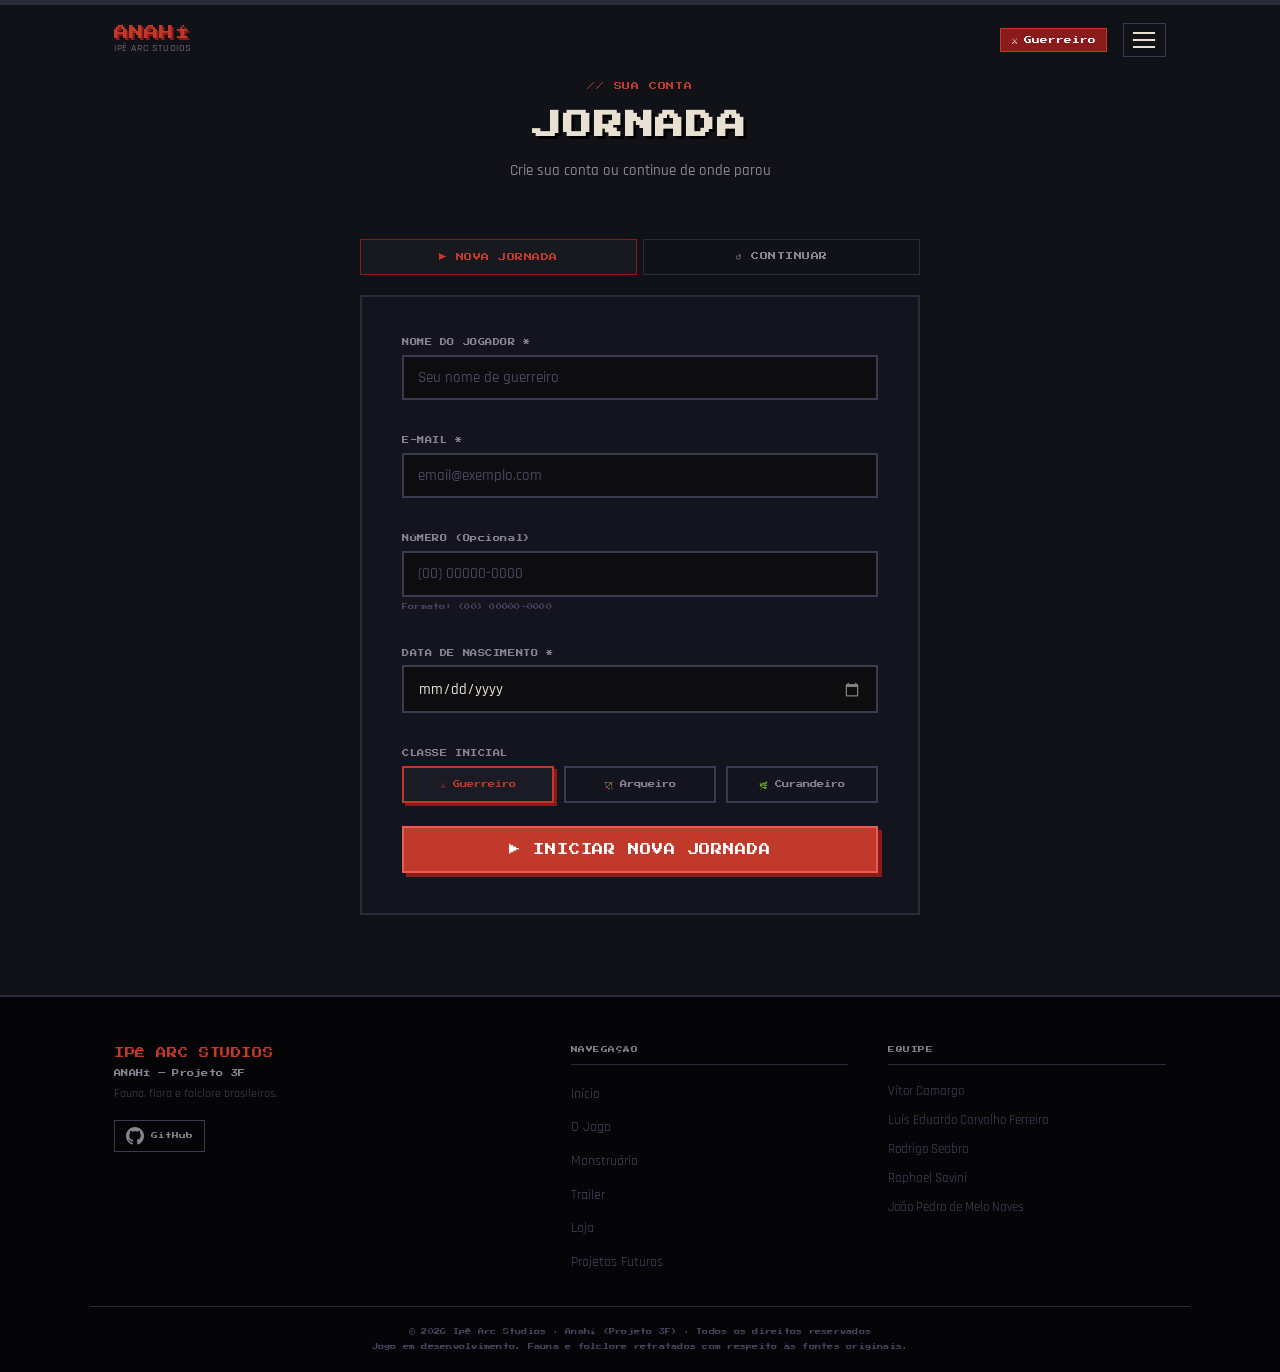
<file: frontend/jornada.html>
<!DOCTYPE html>
<html lang="pt-BR" data-class="guerreiro">
<head>
  <meta charset="UTF-8">
  <meta name="viewport" content="width=device-width, initial-scale=1.0">
  <meta name="description" content="Anahí — Metroidvania pixel art brasileiro. Fauna, flora e folclore tratados com respeito. Ipê Arc Studios.">
  <title>Jornada — Anahí · Ipê Arc Studios</title>
  <link rel="preconnect" href="https://fonts.googleapis.com">
  <link rel="preconnect" href="https://fonts.gstatic.com" crossorigin>
  <link href="https://fonts.googleapis.com/css2?family=Press+Start+2P&family=Rajdhani:wght@400;500;600;700&display=swap" rel="stylesheet">
  <link rel="stylesheet" href="./styles/style.css">
  <script type="module" src="./script/main.js"></script>
</head>
<body data-page="jornada">

  <div id="toast-container" aria-live="polite" aria-atomic="false"></div>
  <div id="journey-wrap" role="progressbar" aria-label="Progresso da Jornada" aria-valuemin="0" aria-valuemax="100" aria-valuenow="0">
    <div id="journey-fill"></div>
    <span id="journey-label" class="sr-only">Jornada: 0%</span>
  </div>

  <!-- Header injetado por script/modules/layout.js -->
  <div id="site-header"></div>

  <main>
    <section id="jornada" class="section section--alt" aria-labelledby="jornada-title">
      <div class="section-inner">
        <header class="section-header">
          <p class="section-eyebrow">// SUA CONTA</p>
          <h2 id="jornada-title" class="section-title">JORNADA</h2>
          <p class="section-desc">Crie sua conta ou continue de onde parou</p>
        </header>

        <!-- ÁREA DESLOGADA: abas Nova Jornada / Continuar -->
        <div id="jornada-auth">
          <div class="auth-tabs" role="tablist" aria-label="Acesso à jornada">
            <button class="auth-tab active" id="tabbtn-cadastro" data-tab="cadastro" role="tab" aria-selected="true" aria-controls="tab-cadastro">▶ Nova Jornada</button>
            <button class="auth-tab" id="tabbtn-login" data-tab="login" role="tab" aria-selected="false" aria-controls="tab-login">↺ Continuar</button>
          </div>

          <!-- Aba: Nova Jornada (cadastro) -->
          <div class="auth-panel" id="tab-cadastro" role="tabpanel" aria-labelledby="tabbtn-cadastro">
            <form id="cadastro-form" class="pixel-form" novalidate aria-label="Formulário de cadastro"><div class="form-group"><label for="reg-name" class="form-label">NOME DO JOGADOR *</label><input type="text" id="reg-name" name="name" class="form-input" placeholder="Seu nome de guerreiro" autocomplete="name" required aria-required="true" aria-describedby="reg-name-error"><span class="form-error" id="reg-name-error" role="alert"></span></div><div class="form-group"><label for="reg-email" class="form-label">E-MAIL *</label><input type="email" id="reg-email" name="email" class="form-input" placeholder="email@exemplo.com" autocomplete="email" required aria-required="true" aria-describedby="reg-email-error"><span class="form-error" id="reg-email-error" role="alert"></span></div><div class="form-group"><label for="reg-phone" class="form-label">NÚMERO (Opcional)</label><input type="tel" id="reg-phone" name="phone" class="form-input" placeholder="(00) 00000-0000" autocomplete="tel" aria-describedby="reg-phone-hint reg-phone-error"><span id="reg-phone-hint" class="form-hint">Formato: (00) 00000-0000</span><span class="form-error" id="reg-phone-error" role="alert"></span></div><div class="form-group"><label for="reg-birth" class="form-label">DATA DE NASCIMENTO *</label><input type="date" id="reg-birth" name="birth" class="form-input" required aria-required="true" aria-describedby="reg-birth-error"><span class="form-error" id="reg-birth-error" role="alert"></span></div><div class="form-group"><p class="form-label" id="class-radio-label">CLASSE INICIAL</p><div class="form-class-radios" role="group" aria-labelledby="class-radio-label"><label class="class-radio"><input type="radio" name="reg-class" value="guerreiro" checked><span class="class-radio__display">⚔ Guerreiro</span></label><label class="class-radio"><input type="radio" name="reg-class" value="arqueiro"><span class="class-radio__display">🏹 Arqueiro</span></label><label class="class-radio"><input type="radio" name="reg-class" value="curandeiro"><span class="class-radio__display">🌿 Curandeiro</span></label></div></div><button type="submit" class="btn btn--primary btn--full btn--lg">▶ INICIAR NOVA JORNADA</button></form>
          </div>

          <!-- Aba: Continuar (login) -->
          <div class="auth-panel" id="tab-login" role="tabpanel" aria-labelledby="tabbtn-login" hidden>
            <div id="dashboard-out" class="dashboard-panel"><div class="login-box pixel-form"><p class="login-box__title">// CONTINUAR JORNADA</p><div class="form-group"><label for="login-email" class="form-label">E-MAIL</label><input type="email" id="login-email" name="login-email" class="form-input" placeholder="email@exemplo.com" autocomplete="email" required aria-required="true" aria-describedby="login-email-error"><span class="form-error" id="login-email-error" role="alert"></span></div><div class="form-group"><label for="login-pass" class="form-label">SENHA (simulada)</label><input type="password" id="login-pass" name="login-pass" class="form-input" placeholder="Qualquer senha" autocomplete="current-password"></div><button id="login-btn" class="btn btn--primary btn--full">▶ ENTRAR</button><p class="login-box__hint">Sem cadastro? <a href="#tab-cadastro" class="link" data-tab-target="cadastro">Iniciar Jornada</a></p></div></div>
          </div>
        </div>

        <!-- ÁREA LOGADA: painel do jogador -->
        <div id="dashboard-in" class="dashboard-panel" hidden aria-live="polite"><div class="player-card"><div class="player-card__avatar" id="player-avatar" aria-hidden="true">⚔</div><div class="player-card__info"><h3 class="player-name" id="player-display-name">Jogador</h3><span class="player-class-tag" id="player-display-class">Guerreiro</span><div class="player-journey"><span class="player-journey__label">JORNADA</span><div class="player-journey__bar" role="progressbar" aria-label="Progresso da jornada" aria-valuemin="0" aria-valuemax="100"><div class="player-journey__fill" id="dashboard-journey-fill"></div></div><span class="player-journey__pct" id="dashboard-journey-pct">0%</span></div></div><button id="logout-btn" class="btn btn--ghost btn--sm">SAIR</button></div><div class="dashboard-grid"><div class="game-owned-card"><div class="game-owned-card__art img-placeholder has-img" role="img" aria-label="Arte do jogo Anahí"><img class="media-img" src="assets/images/anahi-keyart.webp" alt="Capa de Anahí" loading="lazy"></div><div class="game-owned-card__content"><h3 class="game-owned-card__title">ANAHÍ</h3><p class="game-owned-card__status">✓ Jogo Adquirido — Acesso Antecipado</p><p class="game-owned-card__genre">Metroidvania · RPG · Pixel Art</p><p class="game-owned-card__dev">// Em desenvolvimento — Ipê Arc Studios</p><button class="btn btn--primary" disabled aria-disabled="true">▶ JOGAR — EM BREVE</button></div></div><div class="codex-widget"><h3 class="codex-widget__title">📖 CODEX PESSOAL</h3><p class="codex-widget__stat">Entradas descobertas: <strong id="codex-count-dashboard">0</strong>/9</p><div class="codex-widget__bar" role="progressbar" aria-label="Progresso do Codex" aria-valuemin="0" aria-valuemax="9"><div class="codex-widget__fill" id="codex-dashboard-fill"></div></div><a href="monstruario.html" class="btn btn--ghost btn--sm">→ Ver Monstruário</a></div></div></div>

      </div>
    </section>
  </main>

  <!-- Footer injetado por script/modules/layout.js -->
  <div id="site-footer"></div>

</body>
</html>
</file>
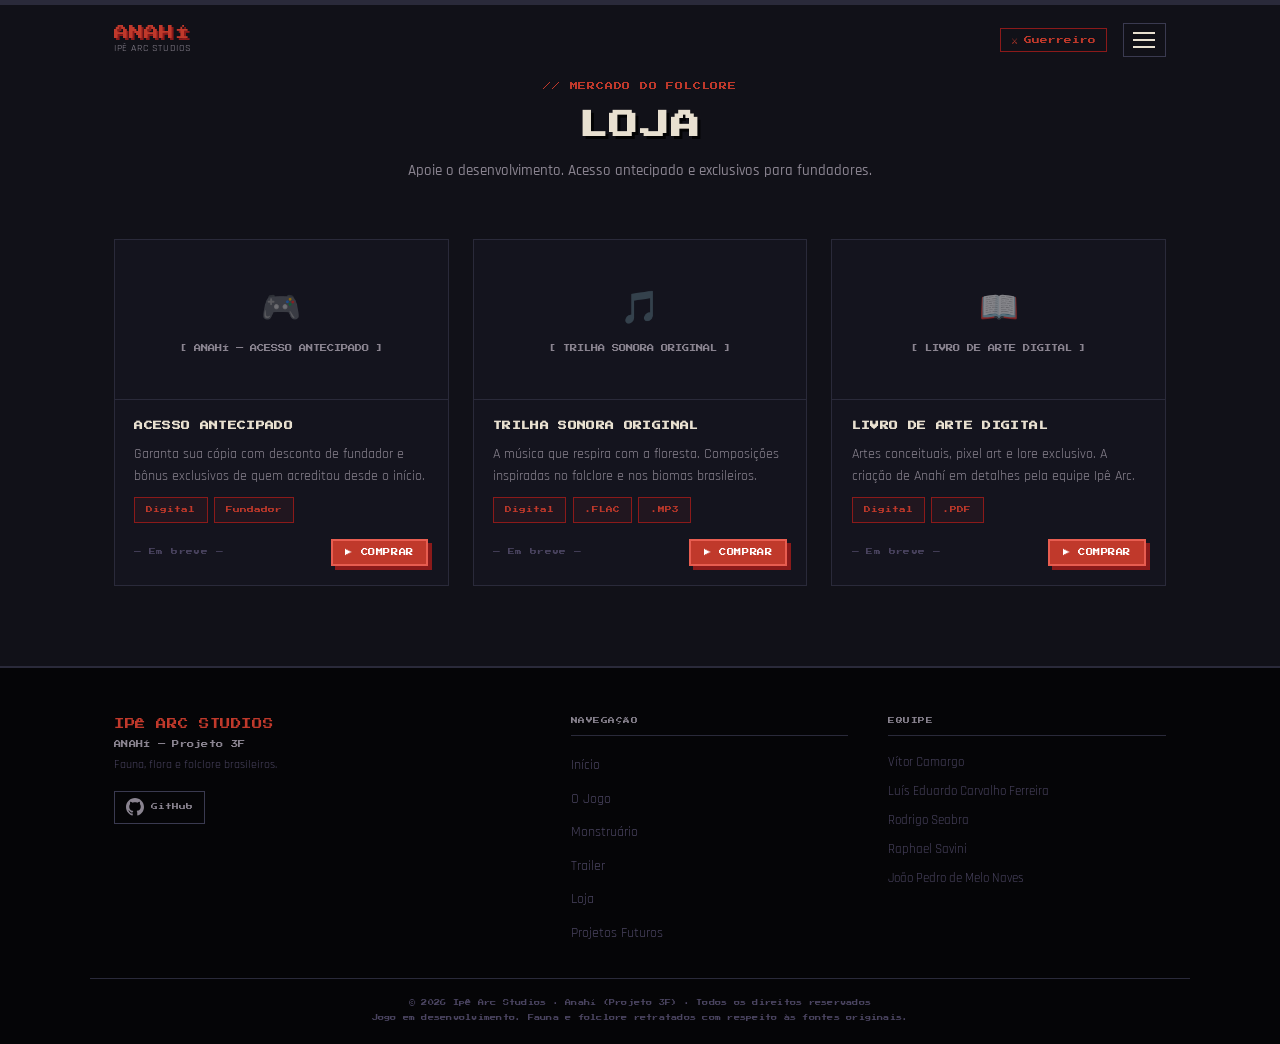
<file: frontend/loja.html>
<!DOCTYPE html>
<html lang="pt-BR" data-class="guerreiro">
<head>
  <meta charset="UTF-8">
  <meta name="viewport" content="width=device-width, initial-scale=1.0">
  <meta name="description" content="Anahí — Metroidvania pixel art brasileiro. Fauna, flora e folclore tratados com respeito. Ipê Arc Studios.">
  <title>Loja — Anahí · Ipê Arc Studios</title>
  <link rel="preconnect" href="https://fonts.googleapis.com">
  <link rel="preconnect" href="https://fonts.gstatic.com" crossorigin>
  <link href="https://fonts.googleapis.com/css2?family=Press+Start+2P&family=Rajdhani:wght@400;500;600;700&display=swap" rel="stylesheet">
  <link rel="stylesheet" href="./styles/style.css">
  <script type="module" src="./script/main.js"></script>
</head>
<body data-page="loja">

  <div id="toast-container" aria-live="polite" aria-atomic="false"></div>
  <div id="journey-wrap" role="progressbar" aria-label="Progresso da Jornada" aria-valuemin="0" aria-valuemax="100" aria-valuenow="0">
    <div id="journey-fill"></div>
    <span id="journey-label" class="sr-only">Jornada: 0%</span>
  </div>

  <!-- Header injetado por script/modules/layout.js -->
  <div id="site-header"></div>

  <main>
    <section id="loja" class="section section--alt" aria-labelledby="loja-title"><div class="section-inner"><header class="section-header"><p class="section-eyebrow">// MERCADO DO FOLCLORE</p><h2 id="loja-title" class="section-title">LOJA</h2><p class="section-desc">Apoie o desenvolvimento. Acesso antecipado e exclusivos para fundadores.</p></header><div class="shop-grid"><div class="shop-card"><div class="shop-card__art img-placeholder" role="img" aria-label="Arte: Anahí — Acesso Antecipado"><span class="img-placeholder__icon">🎮</span><span class="img-placeholder__label">[ ANAHÍ — ACESSO ANTECIPADO ]</span></div><div class="shop-card__content"><h3 class="shop-card__name">ACESSO ANTECIPADO</h3><p class="shop-card__desc">Garanta sua cópia com desconto de fundador e bônus exclusivos de quem acreditou desde o início.</p><div class="shop-card__tags"><span class="tag">Digital</span><span class="tag">Fundador</span></div><div class="shop-card__footer"><span class="shop-card__price">— Em breve —</span><button class="btn btn--primary btn--sm" data-product="early-access">▶ COMPRAR</button></div></div></div><div class="shop-card"><div class="shop-card__art img-placeholder" role="img" aria-label="Arte: Trilha Sonora Original"><span class="img-placeholder__icon">🎵</span><span class="img-placeholder__label">[ TRILHA SONORA ORIGINAL ]</span></div><div class="shop-card__content"><h3 class="shop-card__name">TRILHA SONORA ORIGINAL</h3><p class="shop-card__desc">A música que respira com a floresta. Composições inspiradas no folclore e nos biomas brasileiros.</p><div class="shop-card__tags"><span class="tag">Digital</span><span class="tag">.FLAC</span><span class="tag">.MP3</span></div><div class="shop-card__footer"><span class="shop-card__price">— Em breve —</span><button class="btn btn--primary btn--sm" data-product="soundtrack">▶ COMPRAR</button></div></div></div><div class="shop-card"><div class="shop-card__art img-placeholder" role="img" aria-label="Arte: Livro de Arte Digital"><span class="img-placeholder__icon">📖</span><span class="img-placeholder__label">[ LIVRO DE ARTE DIGITAL ]</span></div><div class="shop-card__content"><h3 class="shop-card__name">LIVRO DE ARTE DIGITAL</h3><p class="shop-card__desc">Artes conceituais, pixel art e lore exclusivo. A criação de Anahí em detalhes pela equipe Ipê Arc.</p><div class="shop-card__tags"><span class="tag">Digital</span><span class="tag">.PDF</span></div><div class="shop-card__footer"><span class="shop-card__price">— Em breve —</span><button class="btn btn--primary btn--sm" data-product="artbook">▶ COMPRAR</button></div></div></div></div></div></section>
  </main>

  <!-- Footer injetado por script/modules/layout.js -->
  <div id="site-footer"></div>

</body>
</html>
</file>
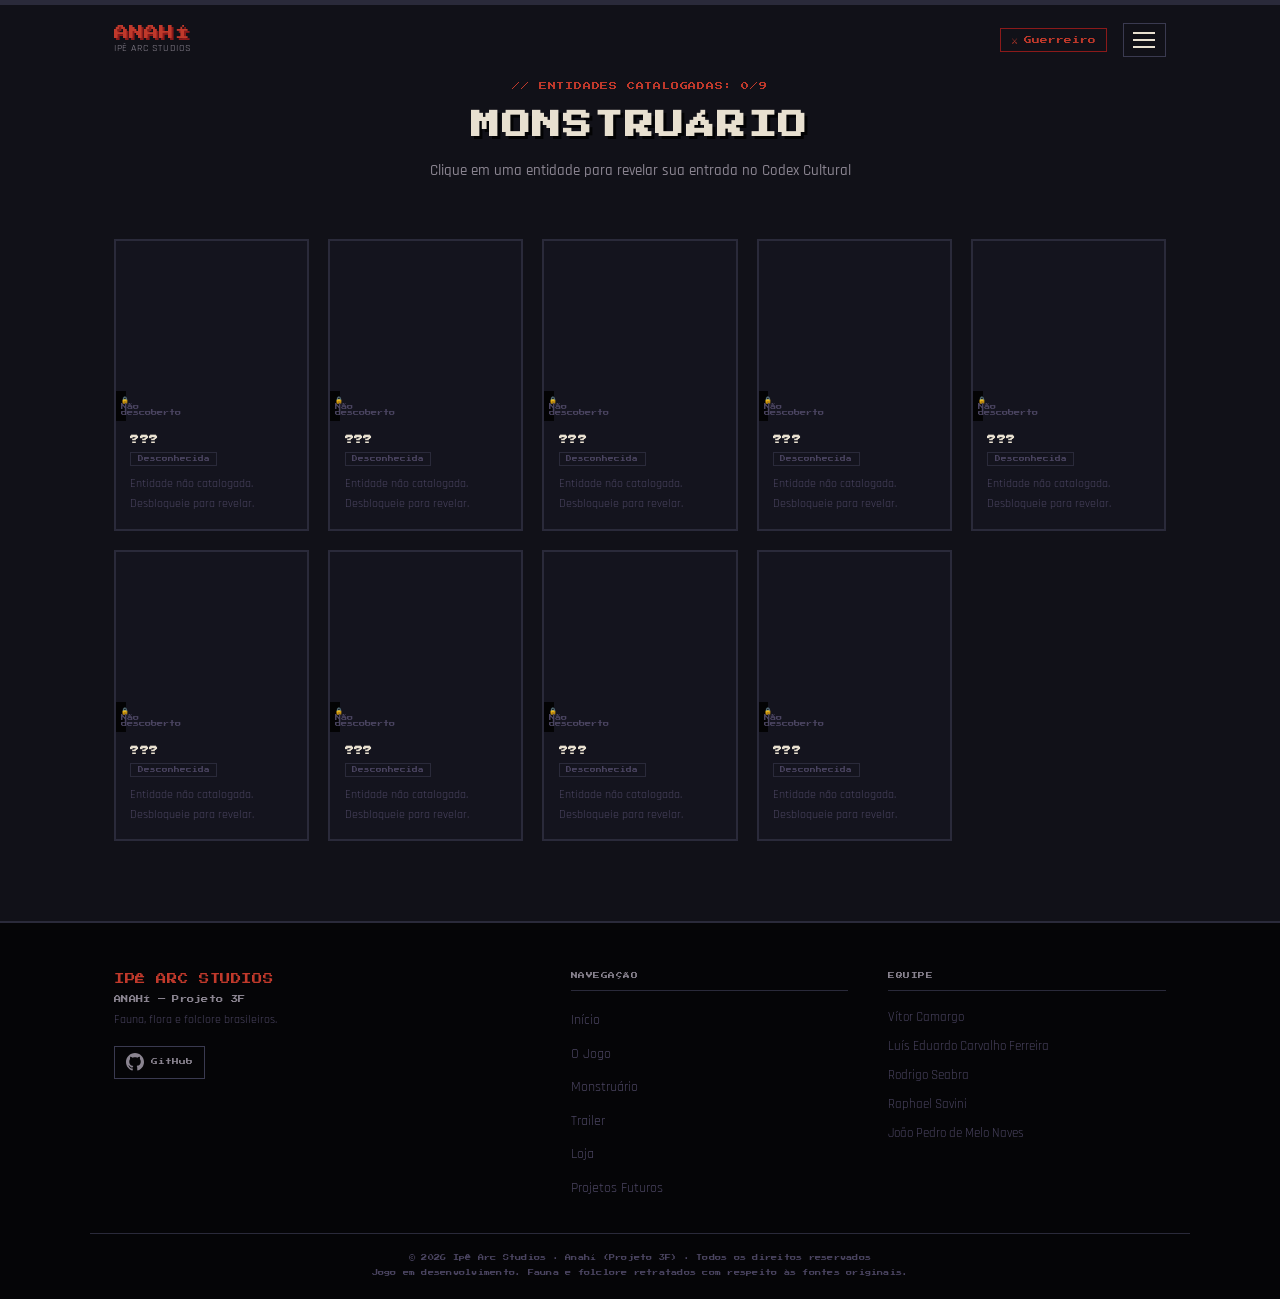
<file: frontend/monstruario.html>
<!DOCTYPE html>
<html lang="pt-BR" data-class="guerreiro">
<head>
  <meta charset="UTF-8">
  <meta name="viewport" content="width=device-width, initial-scale=1.0">
  <meta name="description" content="Anahí — Metroidvania pixel art brasileiro. Fauna, flora e folclore tratados com respeito. Ipê Arc Studios.">
  <title>Monstruário — Anahí · Ipê Arc Studios</title>
  <link rel="preconnect" href="https://fonts.googleapis.com">
  <link rel="preconnect" href="https://fonts.gstatic.com" crossorigin>
  <link href="https://fonts.googleapis.com/css2?family=Press+Start+2P&family=Rajdhani:wght@400;500;600;700&display=swap" rel="stylesheet">
  <link rel="stylesheet" href="./styles/style.css">
  <script type="module" src="./script/main.js"></script>
</head>
<body data-page="monstruario">

  <div id="toast-container" aria-live="polite" aria-atomic="false"></div>
  <div id="journey-wrap" role="progressbar" aria-label="Progresso da Jornada" aria-valuemin="0" aria-valuemax="100" aria-valuenow="0">
    <div id="journey-fill"></div>
    <span id="journey-label" class="sr-only">Jornada: 0%</span>
  </div>

  <!-- Header injetado por script/modules/layout.js -->
  <div id="site-header"></div>

  <main>
    <section id="monstruario" class="section section--alt" aria-labelledby="bestiary-title"><div class="section-inner"><header class="section-header"><p class="section-eyebrow">// ENTIDADES CATALOGADAS: <span id="codex-count">0</span>/9</p><h2 id="bestiary-title" class="section-title">MONSTRUÁRIO</h2><p class="section-desc">Clique em uma entidade para revelar sua entrada no Codex Cultural</p></header><div class="bestiary-grid" role="list"><div class="monster-card locked" data-monster="cuca" role="listitem"><button class="monster-card__inner" aria-label="Entidade desconhecida — clique para revelar no Codex"><div class="monster-card__image"><div class="monster-img-wrap"><div class="monster-silhouette" aria-hidden="true"><span class="silhouette-q">?</span></div><div class="monster-reveal-img img-placeholder" aria-label="Imagem em breve: Cuca"><span class="img-placeholder__label">[ ARTE: Cuca ]</span></div></div><div class="monster-lock-badge" aria-hidden="true">🔒 Não descoberto</div></div><div class="monster-card__info"><h3 class="monster-name">???</h3><span class="monster-biome">Desconhecida</span><p class="monster-desc">Entidade não catalogada.<br>Desbloqueie para revelar.</p></div></button></div><div class="monster-card locked" data-monster="saci" role="listitem"><button class="monster-card__inner" aria-label="Entidade desconhecida — clique para revelar no Codex"><div class="monster-card__image"><div class="monster-img-wrap"><div class="monster-silhouette" aria-hidden="true"><span class="silhouette-q">?</span></div><div class="monster-reveal-img has-img" aria-label="Saci-Pererê"><img class="media-img" src="assets/images/saci.webp" alt="Saci-Pererê" loading="lazy"></div></div><div class="monster-lock-badge" aria-hidden="true">🔒 Não descoberto</div></div><div class="monster-card__info"><h3 class="monster-name">???</h3><span class="monster-biome">Desconhecida</span><p class="monster-desc">Entidade não catalogada.<br>Desbloqueie para revelar.</p></div></button></div><div class="monster-card locked" data-monster="curupira" role="listitem"><button class="monster-card__inner" aria-label="Entidade desconhecida — clique para revelar no Codex"><div class="monster-card__image"><div class="monster-img-wrap"><div class="monster-silhouette" aria-hidden="true"><span class="silhouette-q">?</span></div><div class="monster-reveal-img has-img" aria-label="Curupira"><img class="media-img" src="assets/images/curupira.webp" alt="Curupira" loading="lazy"></div></div><div class="monster-lock-badge" aria-hidden="true">🔒 Não descoberto</div></div><div class="monster-card__info"><h3 class="monster-name">???</h3><span class="monster-biome">Desconhecida</span><p class="monster-desc">Entidade não catalogada.<br>Desbloqueie para revelar.</p></div></button></div><div class="monster-card locked" data-monster="boitata" role="listitem"><button class="monster-card__inner" aria-label="Entidade desconhecida — clique para revelar no Codex"><div class="monster-card__image"><div class="monster-img-wrap"><div class="monster-silhouette" aria-hidden="true"><span class="silhouette-q">?</span></div><div class="monster-reveal-img img-placeholder" aria-label="Imagem em breve: Boitatá"><span class="img-placeholder__label">[ ARTE: Boitatá ]</span></div></div><div class="monster-lock-badge" aria-hidden="true">🔒 Não descoberto</div></div><div class="monster-card__info"><h3 class="monster-name">???</h3><span class="monster-biome">Desconhecida</span><p class="monster-desc">Entidade não catalogada.<br>Desbloqueie para revelar.</p></div></button></div><div class="monster-card locked" data-monster="corpo-seco" role="listitem"><button class="monster-card__inner" aria-label="Entidade desconhecida — clique para revelar no Codex"><div class="monster-card__image"><div class="monster-img-wrap"><div class="monster-silhouette" aria-hidden="true"><span class="silhouette-q">?</span></div><div class="monster-reveal-img img-placeholder" aria-label="Imagem em breve: Corpo Seco"><span class="img-placeholder__label">[ ARTE: Corpo Seco ]</span></div></div><div class="monster-lock-badge" aria-hidden="true">🔒 Não descoberto</div></div><div class="monster-card__info"><h3 class="monster-name">???</h3><span class="monster-biome">Desconhecida</span><p class="monster-desc">Entidade não catalogada.<br>Desbloqueie para revelar.</p></div></button></div><div class="monster-card locked" data-monster="mapinguari" role="listitem"><button class="monster-card__inner" aria-label="Entidade desconhecida — clique para revelar no Codex"><div class="monster-card__image"><div class="monster-img-wrap"><div class="monster-silhouette" aria-hidden="true"><span class="silhouette-q">?</span></div><div class="monster-reveal-img img-placeholder" aria-label="Imagem em breve: Mapinguari"><span class="img-placeholder__label">[ ARTE: Mapinguari ]</span></div></div><div class="monster-lock-badge" aria-hidden="true">🔒 Não descoberto</div></div><div class="monster-card__info"><h3 class="monster-name">???</h3><span class="monster-biome">Desconhecida</span><p class="monster-desc">Entidade não catalogada.<br>Desbloqueie para revelar.</p></div></button></div><div class="monster-card locked" data-monster="iara" role="listitem"><button class="monster-card__inner" aria-label="Entidade desconhecida — clique para revelar no Codex"><div class="monster-card__image"><div class="monster-img-wrap"><div class="monster-silhouette" aria-hidden="true"><span class="silhouette-q">?</span></div><div class="monster-reveal-img img-placeholder" aria-label="Imagem em breve: Iara"><span class="img-placeholder__label">[ ARTE: Iara ]</span></div></div><div class="monster-lock-badge" aria-hidden="true">🔒 Não descoberto</div></div><div class="monster-card__info"><h3 class="monster-name">???</h3><span class="monster-biome">Desconhecida</span><p class="monster-desc">Entidade não catalogada.<br>Desbloqueie para revelar.</p></div></button></div><div class="monster-card locked" data-monster="boto" role="listitem"><button class="monster-card__inner" aria-label="Entidade desconhecida — clique para revelar no Codex"><div class="monster-card__image"><div class="monster-img-wrap"><div class="monster-silhouette" aria-hidden="true"><span class="silhouette-q">?</span></div><div class="monster-reveal-img has-img" aria-label="Boto-cor-de-rosa"><img class="media-img" src="assets/images/boto.webp" alt="Boto-cor-de-rosa" loading="lazy"></div></div><div class="monster-lock-badge" aria-hidden="true">🔒 Não descoberto</div></div><div class="monster-card__info"><h3 class="monster-name">???</h3><span class="monster-biome">Desconhecida</span><p class="monster-desc">Entidade não catalogada.<br>Desbloqueie para revelar.</p></div></button></div><div class="monster-card locked" data-monster="mula-sem-cabeca" role="listitem"><button class="monster-card__inner" aria-label="Entidade desconhecida — clique para revelar no Codex"><div class="monster-card__image"><div class="monster-img-wrap"><div class="monster-silhouette" aria-hidden="true"><span class="silhouette-q">?</span></div><div class="monster-reveal-img has-img" aria-label="Mula sem cabeça"><img class="media-img" src="assets/images/mula-sem-cabeca.webp" alt="Mula sem cabeça" loading="lazy"></div></div><div class="monster-lock-badge" aria-hidden="true">🔒 Não descoberto</div></div><div class="monster-card__info"><h3 class="monster-name">???</h3><span class="monster-biome">Desconhecida</span><p class="monster-desc">Entidade não catalogada.<br>Desbloqueie para revelar.</p></div></button></div></div></div></section>
  </main>

  <!-- Footer injetado por script/modules/layout.js -->
  <div id="site-footer"></div>

</body>
</html>
</file>
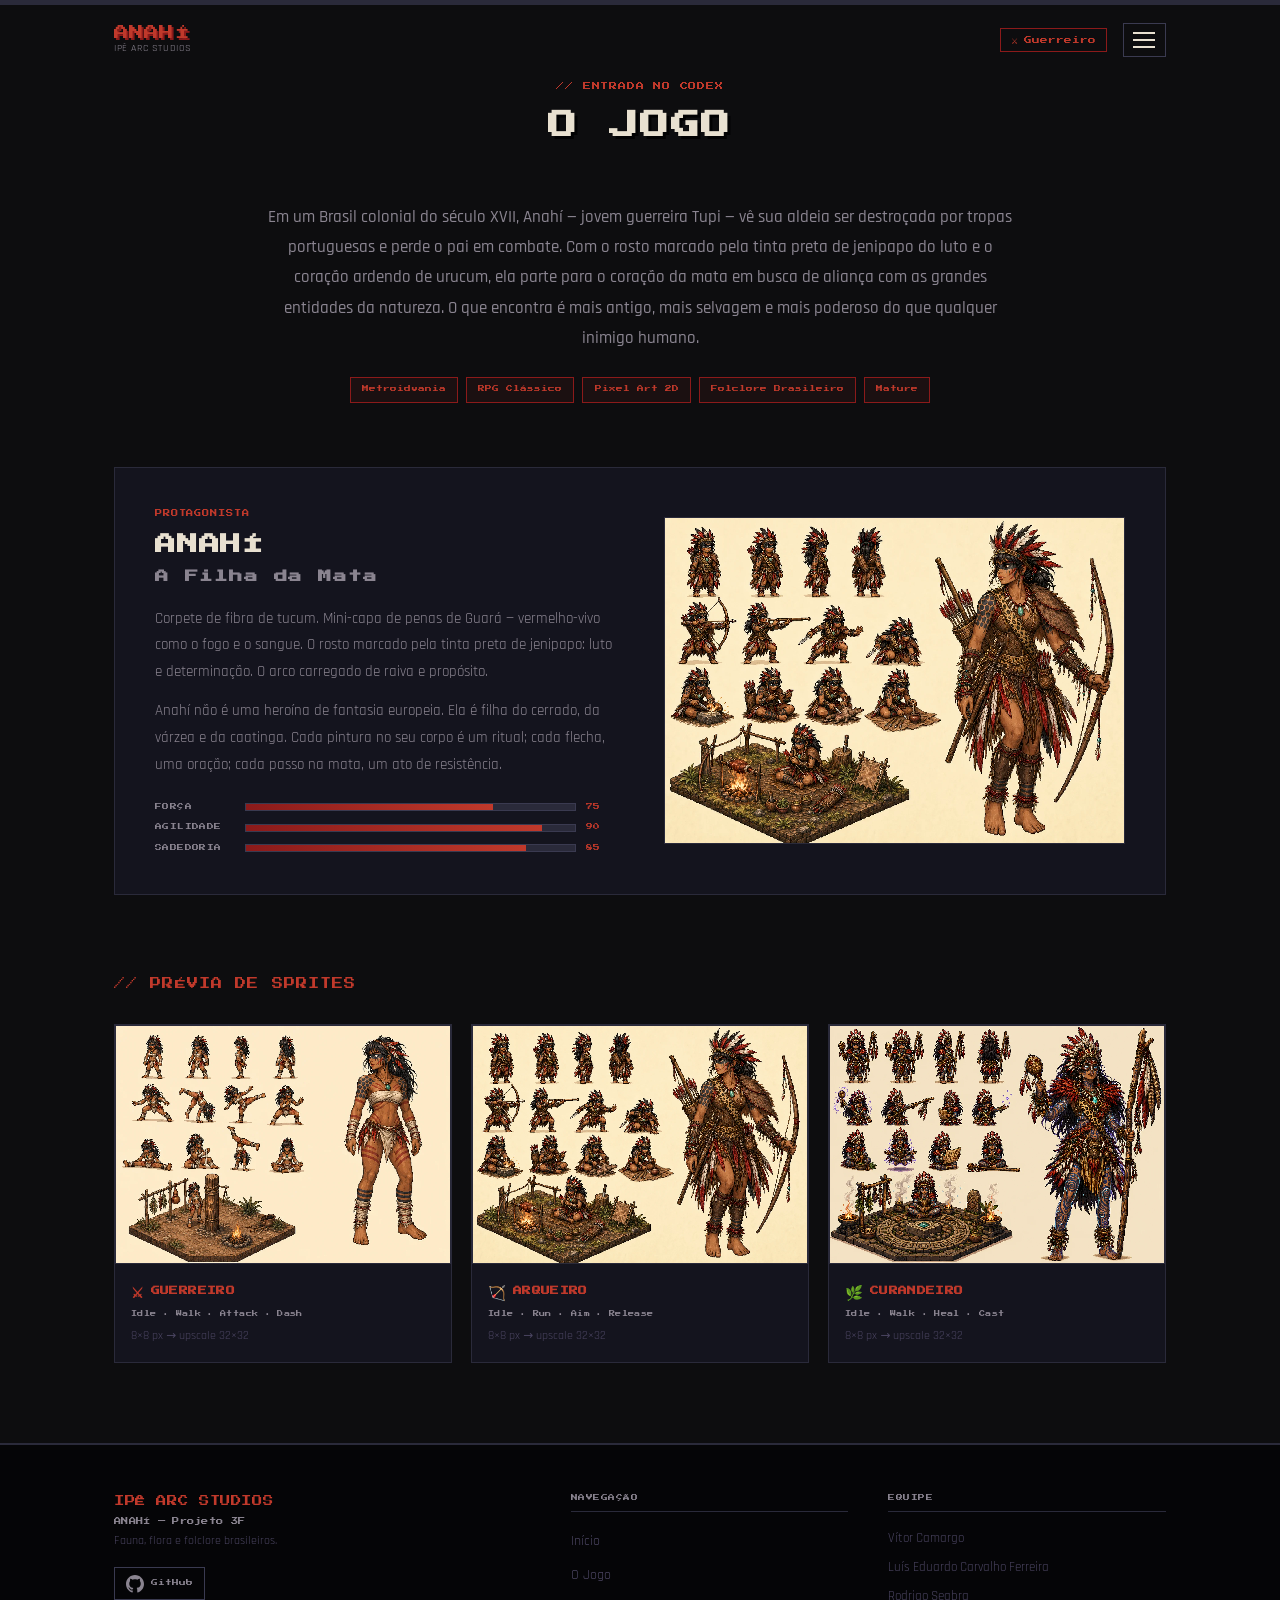
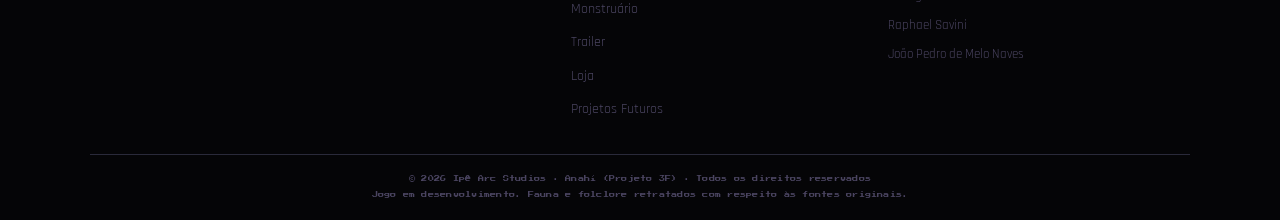
<file: frontend/o-jogo.html>
<!DOCTYPE html>
<html lang="pt-BR" data-class="guerreiro">
<head>
  <meta charset="UTF-8">
  <meta name="viewport" content="width=device-width, initial-scale=1.0">
  <meta name="description" content="Anahí — Metroidvania pixel art brasileiro. Fauna, flora e folclore tratados com respeito. Ipê Arc Studios.">
  <title>O Jogo — Anahí · Ipê Arc Studios</title>
  <link rel="preconnect" href="https://fonts.googleapis.com">
  <link rel="preconnect" href="https://fonts.gstatic.com" crossorigin>
  <link href="https://fonts.googleapis.com/css2?family=Press+Start+2P&family=Rajdhani:wght@400;500;600;700&display=swap" rel="stylesheet">
  <link rel="stylesheet" href="./styles/style.css">
  <script type="module" src="./script/main.js"></script>
</head>
<body data-page="o-jogo">

  <div id="toast-container" aria-live="polite" aria-atomic="false"></div>
  <div id="journey-wrap" role="progressbar" aria-label="Progresso da Jornada" aria-valuemin="0" aria-valuemax="100" aria-valuenow="0">
    <div id="journey-fill"></div>
    <span id="journey-label" class="sr-only">Jornada: 0%</span>
  </div>

  <!-- Header injetado por script/modules/layout.js -->
  <div id="site-header"></div>

  <main>
    <section id="o-jogo" class="section" aria-labelledby="ojogo-title">
          <div class="section-inner">
            <header class="section-header"><p class="section-eyebrow">// ENTRADA NO CODEX</p><h2 id="ojogo-title" class="section-title">O JOGO</h2></header>
            <div class="pitch-block"><p class="pitch-text">Em um Brasil colonial do século XVII, Anahí — jovem guerreira Tupi — vê sua aldeia ser destroçada por tropas portuguesas e perde o pai em combate. Com o rosto marcado pela tinta preta de jenipapo do luto e o coração ardendo de urucum, ela parte para o coração da mata em busca de aliança com as grandes entidades da natureza. O que encontra é mais antigo, mais selvagem e mais poderoso do que qualquer inimigo humano.</p><div class="genre-tags" aria-label="Gêneros do jogo"><span class="tag">Metroidvania</span><span class="tag">RPG Clássico</span><span class="tag">Pixel Art 2D</span><span class="tag">Folclore Brasileiro</span><span class="tag">Mature</span></div></div>
            <div class="feature-block feature-block--right" id="protagonista"><div class="feature-block__media"><div class="img-placeholder has-img" role="img" aria-label="Anahí, a protagonista"><img class="media-img" src="assets/images/arqueiro-sheet.webp" alt="Anahí, protagonista — guerreira Tupi" loading="lazy"></div></div><div class="feature-block__content"><p class="feature-eyebrow">PROTAGONISTA</p><h3 class="feature-title">ANAHÍ<br><small class="feature-subtitle">A Filha da Mata</small></h3><p class="feature-text">Corpete de fibra de tucum. Mini-capa de penas de Guará — vermelho-vivo como o fogo e o sangue. O rosto marcado pela tinta preta de jenipapo: luto e determinação. O arco carregado de raiva e propósito.</p><p class="feature-text">Anahí não é uma heroína de fantasia europeia. Ela é filha do cerrado, da várzea e da caatinga. Cada pintura no seu corpo é um ritual; cada flecha, uma oração; cada passo na mata, um ato de resistência.</p><ul class="stat-list" aria-label="Atributos da protagonista"><li class="stat-item"><span class="stat-label">FORÇA</span><div class="stat-bar" aria-label="Força: 75%"><div class="stat-fill" style="--val: 75%"></div></div><span class="stat-val" aria-hidden="true">75</span></li><li class="stat-item"><span class="stat-label">AGILIDADE</span><div class="stat-bar" aria-label="Agilidade: 90%"><div class="stat-fill" style="--val: 90%"></div></div><span class="stat-val" aria-hidden="true">90</span></li><li class="stat-item"><span class="stat-label">SABEDORIA</span><div class="stat-bar" aria-label="Sabedoria: 85%"><div class="stat-fill" style="--val: 85%"></div></div><span class="stat-val" aria-hidden="true">85</span></li></ul></div></div>
            <div class="sprites-block">
              <p class="subsection-title">// PRÉVIA DE SPRITES</p>
              <div class="sprites-grid">
                <div class="sprite-card"><div class="sprite-card__preview img-placeholder has-img" role="img" aria-label="Sprite sheet do Guerreiro"><img class="media-img" src="assets/images/guerreiro-sheet.webp" alt="Folha de sprites do Guerreiro" loading="lazy"></div><div class="sprite-card__info"><h3 class="sprite-card__name"><span class="sprite-card__icon" aria-hidden="true">⚔</span> GUERREIRO</h3><p class="sprite-card__anims">Idle · Walk · Attack · Dash</p><p class="sprite-card__spec">8×8 px → upscale 32×32</p></div></div>
                <div class="sprite-card"><div class="sprite-card__preview img-placeholder has-img" role="img" aria-label="Sprite sheet do Arqueiro"><img class="media-img" src="assets/images/arqueiro-sheet.webp" alt="Folha de sprites do Arqueiro" loading="lazy"></div><div class="sprite-card__info"><h3 class="sprite-card__name"><span class="sprite-card__icon" aria-hidden="true">🏹</span> ARQUEIRO</h3><p class="sprite-card__anims">Idle · Run · Aim · Release</p><p class="sprite-card__spec">8×8 px → upscale 32×32</p></div></div>
                <div class="sprite-card"><div class="sprite-card__preview img-placeholder has-img" role="img" aria-label="Sprite sheet do Curandeiro"><img class="media-img" src="assets/images/curandeiro-sheet.webp" alt="Folha de sprites do Curandeiro" loading="lazy"></div><div class="sprite-card__info"><h3 class="sprite-card__name"><span class="sprite-card__icon" aria-hidden="true">🌿</span> CURANDEIRO</h3><p class="sprite-card__anims">Idle · Walk · Heal · Cast</p><p class="sprite-card__spec">8×8 px → upscale 32×32</p></div></div>
              </div>
            </div>
          </div>
        </section>
  </main>

  <!-- Footer injetado por script/modules/layout.js -->
  <div id="site-footer"></div>

</body>
</html>
</file>
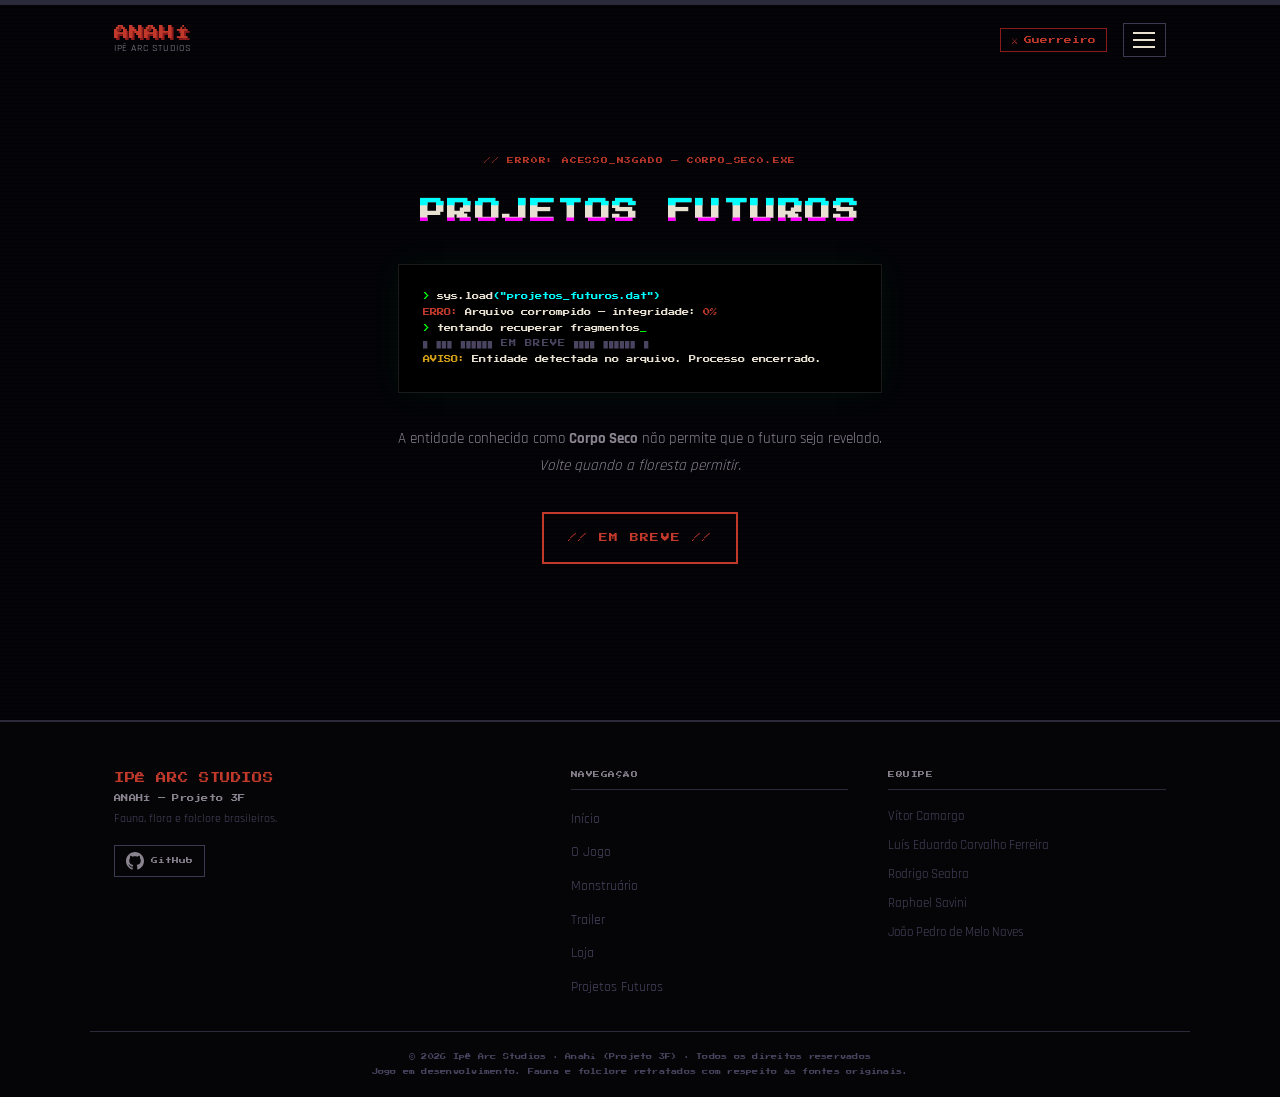
<file: frontend/projetos-futuros.html>
<!DOCTYPE html>
<html lang="pt-BR" data-class="guerreiro">
<head>
  <meta charset="UTF-8">
  <meta name="viewport" content="width=device-width, initial-scale=1.0">
  <meta name="description" content="Anahí — Metroidvania pixel art brasileiro. Fauna, flora e folclore tratados com respeito. Ipê Arc Studios.">
  <title>Projetos Futuros — Anahí · Ipê Arc Studios</title>
  <link rel="preconnect" href="https://fonts.googleapis.com">
  <link rel="preconnect" href="https://fonts.gstatic.com" crossorigin>
  <link href="https://fonts.googleapis.com/css2?family=Press+Start+2P&family=Rajdhani:wght@400;500;600;700&display=swap" rel="stylesheet">
  <link rel="stylesheet" href="./styles/style.css">
  <script type="module" src="./script/main.js"></script>
</head>
<body data-page="projetos-futuros">

  <div id="toast-container" aria-live="polite" aria-atomic="false"></div>
  <div id="journey-wrap" role="progressbar" aria-label="Progresso da Jornada" aria-valuemin="0" aria-valuemax="100" aria-valuenow="0">
    <div id="journey-fill"></div>
    <span id="journey-label" class="sr-only">Jornada: 0%</span>
  </div>

  <!-- Header injetado por script/modules/layout.js -->
  <div id="site-header"></div>

  <main>
    <section id="projetos-futuros" class="section section--glitch" aria-labelledby="future-title"><div class="glitch-overlay" aria-hidden="true"><div class="scanlines"></div></div><div class="section-inner"><div class="glitch-content"><p class="glitch-eyebrow" aria-hidden="true">// ERR0R: ACESSO_N3GADO — C0RPO_SEC0.EXE</p><h2 id="future-title" class="glitch-title" data-text="PROJETOS FUTUROS">PROJETOS FUTUROS</h2><div class="terminal-block" aria-label="Log do sistema"><p class="terminal-line"><span class="t-prompt">&gt;</span> sys.load<span class="t-str">("projetos_futuros.dat")</span></p><p class="terminal-line"><span class="t-err">ERRO:</span> Arquivo corrompido — integridade: <span class="t-err">0%</span></p><p class="terminal-line"><span class="t-prompt">&gt;</span> tentando recuperar fragmentos<span class="t-blink">_</span></p><p class="terminal-line t-corrupted" aria-hidden="true">█ ███ ██████ EM BREVE ████ ██████ █</p><p class="terminal-line"><span class="t-warn">AVISO:</span> Entidade detectada no arquivo. Processo encerrado.</p></div><p class="glitch-desc">A entidade conhecida como <strong>Corpo Seco</strong> não permite que o futuro seja revelado.<br><em>Volte quando a floresta permitir.</em></p><div class="coming-soon-box" aria-label="Em breve"><span>// EM BREVE //</span></div></div></div></section>
  </main>

  <!-- Footer injetado por script/modules/layout.js -->
  <div id="site-footer"></div>

</body>
</html>
</file>
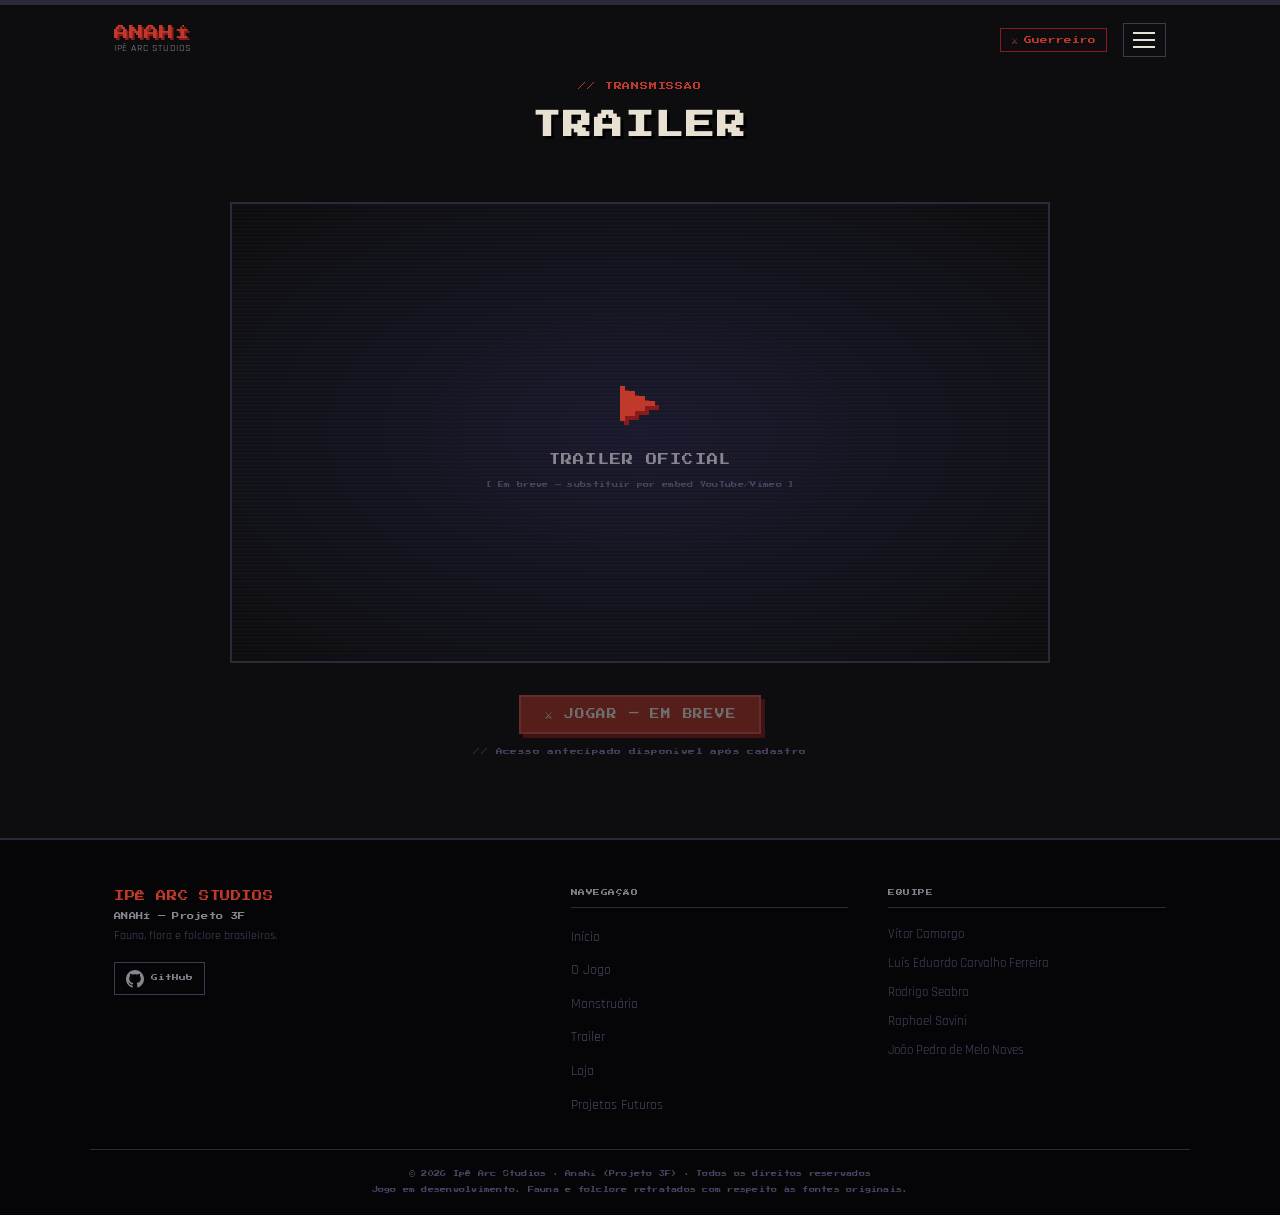
<file: frontend/trailer.html>
<!DOCTYPE html>
<html lang="pt-BR" data-class="guerreiro">
<head>
  <meta charset="UTF-8">
  <meta name="viewport" content="width=device-width, initial-scale=1.0">
  <meta name="description" content="Anahí — Metroidvania pixel art brasileiro. Fauna, flora e folclore tratados com respeito. Ipê Arc Studios.">
  <title>Trailer — Anahí · Ipê Arc Studios</title>
  <link rel="preconnect" href="https://fonts.googleapis.com">
  <link rel="preconnect" href="https://fonts.gstatic.com" crossorigin>
  <link href="https://fonts.googleapis.com/css2?family=Press+Start+2P&family=Rajdhani:wght@400;500;600;700&display=swap" rel="stylesheet">
  <link rel="stylesheet" href="./styles/style.css">
  <script type="module" src="./script/main.js"></script>
</head>
<body data-page="trailer">

  <div id="toast-container" aria-live="polite" aria-atomic="false"></div>
  <div id="journey-wrap" role="progressbar" aria-label="Progresso da Jornada" aria-valuemin="0" aria-valuemax="100" aria-valuenow="0">
    <div id="journey-fill"></div>
    <span id="journey-label" class="sr-only">Jornada: 0%</span>
  </div>

  <!-- Header injetado por script/modules/layout.js -->
  <div id="site-header"></div>

  <main>
    <section id="trailer" class="section" aria-labelledby="trailer-title"><div class="section-inner"><header class="section-header"><p class="section-eyebrow">// TRANSMISSÃO</p><h2 id="trailer-title" class="section-title">TRAILER</h2></header><div class="video-container"><div class="video-placeholder" role="img" aria-label="Vídeo em breve: Trailer oficial de Anahí"><div class="video-placeholder__inner"><div class="play-icon" aria-hidden="true">▶</div><p class="video-placeholder__title">TRAILER OFICIAL</p><p class="video-placeholder__sub">[ Em breve — substituir por embed YouTube/Vimeo ]</p></div></div></div><div class="trailer-cta"><button class="btn btn--primary" disabled aria-disabled="true">⚔ JOGAR — EM BREVE</button><p class="trailer-hint">// Acesso antecipado disponível após cadastro</p></div></div></section>
  </main>

  <!-- Footer injetado por script/modules/layout.js -->
  <div id="site-footer"></div>

</body>
</html>
</file>
<file: frontend/styles/style.css>
/* =========================================
   ANAHÍ — Ipê Arc Studios
   Pixel Art Landing Page — style.css
   ========================================= */

/* ─── Custom Properties ───────────────────── */
:root {
  /* Paleta */
  --urucum:        #C0392B;
  --urucum-dark:   #8B1A1A;
  --urucum-light:  #E85D50;
  --urucum-glow:   rgba(192, 57, 43, 0.45);
  --guara:         #D4A017;
  --guara-dark:    #9A720A;
  --mata:          #1E5C30;
  --mata-light:    #2D8A43;
  --terra:         #6B4226;
  --jenipapo:      #1A1A2E;

  --bg:            #0D0D0F;
  --bg-alt:        #111118;
  --bg-card:       #14141E;
  --bg-card-hover: #1C1C2A;
  --text:          #E8E0D0;
  --text-muted:    #8A8490;
  --text-dim:      #4A4460;
  --border:        #2A2A3A;
  --border-bright: #3A3A50;

  /* Acento — muda com a classe selecionada */
  --accent:        #C0392B;
  --accent-dark:   #8B1A1A;
  --accent-light:  #E85D50;
  --accent-glow:   rgba(192, 57, 43, 0.4);

  /* Tipografia */
  --font-pixel: 'Press Start 2P', monospace;
  --font-body:  'Rajdhani', 'Segoe UI', system-ui, sans-serif;

  /* Layout */
  --nav-height:    70px;
  --journey-h:     5px;
  --max-w:         1100px;
  --section-py:    5rem;
  --radius:        0px; /* pixel art: sem arredondamento */
}

/* Classes mudam o acento */
[data-class="guerreiro"] {
  --accent:      #C0392B;
  --accent-dark: #8B1A1A;
  --accent-light:#E85D50;
  --accent-glow: rgba(192, 57, 43, 0.4);
}
[data-class="arqueiro"] {
  --accent:      #D4A017;
  --accent-dark: #9A720A;
  --accent-light:#F0C840;
  --accent-glow: rgba(212, 160, 23, 0.4);
}
[data-class="curandeiro"] {
  --accent:      #1E8A40;
  --accent-dark: #145C2B;
  --accent-light:#2DC060;
  --accent-glow: rgba(30, 138, 64, 0.4);
}

/* ─── Reset ───────────────────────────────── */
*, *::before, *::after {
  box-sizing: border-box;
  margin: 0;
  padding: 0;
}

html {
  scroll-behavior: smooth;
  font-size: 16px;
}

body {
  background: var(--bg);
  color: var(--text);
  font-family: var(--font-body);
  font-size: 1rem;
  line-height: 1.6;
  overflow-x: hidden;
  image-rendering: pixelated; /* pixel art images */
}

img {
  display: block;
  max-width: 100%;
  image-rendering: pixelated;
}

button, input, select, textarea {
  font-family: inherit;
}

a {
  color: inherit;
  text-decoration: none;
}

ul { list-style: none; }

/* ─── Accessibility ───────────────────────── */
.sr-only {
  position: absolute;
  width: 1px; height: 1px;
  padding: 0; margin: -1px;
  overflow: hidden;
  clip: rect(0,0,0,0);
  white-space: nowrap;
  border: 0;
}

:focus-visible {
  outline: 3px solid var(--accent);
  outline-offset: 2px;
}

/* ─── Journey Bar ─────────────────────────── */
#journey-wrap {
  position: fixed;
  top: 0; left: 0; right: 0;
  height: var(--journey-h);
  background: var(--border);
  z-index: 1000;
}

#journey-fill {
  height: 100%;
  width: 0%;
  background: linear-gradient(90deg, var(--accent-dark), var(--accent), var(--accent-light));
  transition: width 0.4s ease;
  box-shadow: 0 0 8px var(--accent-glow);
}

/* ─── Navbar ──────────────────────────────── */
#navbar {
  position: fixed;
  top: var(--journey-h);
  left: 0; right: 0;
  height: var(--nav-height);
  z-index: 900;
  transition: background 0.3s, box-shadow 0.3s;
}

#navbar.scrolled {
  background: rgba(13, 13, 15, 0.97);
  backdrop-filter: blur(8px);
  box-shadow: 0 2px 0 var(--border), 0 4px 20px rgba(0,0,0,0.8);
}

.nav-inner {
  display: flex;
  align-items: center;
  height: 100%;
  max-width: var(--max-w);
  margin: 0 auto;
  padding: 0 1.5rem;
  gap: 1rem;
  position: relative;
}

.nav-logo {
  display: flex;
  flex-direction: column;
  line-height: 1.2;
  text-decoration: none;
  flex-shrink: 0;
}
.nav-logo__title {
  font-family: var(--font-pixel);
  font-size: 0.9rem;
  color: var(--accent);
  letter-spacing: 0.08em;
  text-shadow: 2px 2px 0 var(--accent-dark);
  transition: color 0.3s;
}
.nav-logo__studio {
  font-size: 0.62rem;
  color: var(--text-muted);
  letter-spacing: 0.06em;
  text-transform: uppercase;
}

/* Logo empurra indicador + hambúrguer para a direita */
.nav-logo { margin-right: auto; order: 0; }

/* Menu = painel dropdown (escondido por padrão em TODAS as larguras) */
.nav-links {
  position: absolute;
  top: calc(100% + 6px);
  right: 1.5rem;
  display: flex;
  flex-direction: column;
  gap: 0;
  min-width: 230px;
  background: rgba(13, 13, 15, 0.98);
  border: 1px solid var(--border-bright);
  box-shadow: 0 10px 34px rgba(0, 0, 0, 0.75);
  padding: 0.4rem;
  opacity: 0;
  visibility: hidden;
  transform: translateY(-8px);
  transition: opacity 0.18s ease, transform 0.18s ease, visibility 0.18s;
  z-index: 950;
}
.nav-links.open {
  opacity: 1;
  visibility: visible;
  transform: translateY(0);
}

.nav-link {
  display: block;
  width: 100%;
  font-family: var(--font-pixel);
  font-size: 0.5rem;
  color: var(--text-muted);
  padding: 0.7rem 0.85rem;
  text-transform: uppercase;
  letter-spacing: 0.06em;
  transition: color 0.2s, background 0.2s;
  border: 1px solid transparent;
}
.nav-link:hover,
.nav-link.active {
  color: var(--text);
  border-color: var(--border-bright);
  background: rgba(255,255,255,0.04);
}
.nav-link--cta {
  color: var(--accent);
  border-color: var(--accent-dark);
}
.nav-link--cta:hover {
  background: var(--accent-dark);
  color: #fff;
  border-color: var(--accent);
}

.class-indicator {
  display: flex;
  align-items: center;
  gap: 0.4rem;
  font-family: var(--font-pixel);
  font-size: 0.48rem;
  color: var(--accent);
  border: 1px solid var(--accent-dark);
  padding: 0.3rem 0.6rem;
  flex-shrink: 0;
  order: 1;
  transition: color 0.3s, border-color 0.3s;
}

/* Hambúrguer — visível em TODAS as larguras */
.nav-toggle {
  display: flex;
  flex-direction: column;
  gap: 5px;
  background: none;
  border: 1px solid var(--border-bright);
  padding: 0.5rem 0.6rem;
  cursor: pointer;
  order: 2;
}
.nav-toggle span {
  display: block;
  width: 22px;
  height: 2px;
  background: var(--text);
  transition: transform 0.3s, opacity 0.3s;
}
.nav-toggle[aria-expanded="true"] span:nth-child(1) { transform: rotate(45deg) translate(5px, 5px); }
.nav-toggle[aria-expanded="true"] span:nth-child(2) { opacity: 0; }
.nav-toggle[aria-expanded="true"] span:nth-child(3) { transform: rotate(-45deg) translate(5px, -5px); }

/* ─── Buttons ─────────────────────────────── */
.btn {
  display: inline-flex;
  align-items: center;
  justify-content: center;
  gap: 0.4rem;
  font-family: var(--font-pixel);
  font-size: 0.6rem;
  letter-spacing: 0.08em;
  padding: 0.8rem 1.4rem;
  border: 2px solid transparent;
  cursor: pointer;
  transition: all 0.15s ease;
  text-transform: uppercase;
  line-height: 1;
  text-decoration: none;
  user-select: none;
}

.btn--primary {
  background: var(--accent);
  color: #fff;
  border-color: var(--accent-light);
  box-shadow: 4px 4px 0 var(--accent-dark);
}
.btn--primary:hover:not([disabled]) {
  background: var(--accent-light);
  transform: translate(-2px, -2px);
  box-shadow: 6px 6px 0 var(--accent-dark);
}
.btn--primary:active:not([disabled]) {
  transform: translate(2px, 2px);
  box-shadow: 2px 2px 0 var(--accent-dark);
}

.btn--ghost {
  background: transparent;
  color: var(--text);
  border-color: var(--border-bright);
  box-shadow: 4px 4px 0 rgba(0,0,0,0.5);
}
.btn--ghost:hover {
  border-color: var(--accent);
  color: var(--accent);
  transform: translate(-2px, -2px);
  box-shadow: 6px 6px 0 rgba(0,0,0,0.6);
}

.btn--class {
  background: transparent;
  color: var(--accent);
  border-color: var(--accent);
  box-shadow: 3px 3px 0 var(--accent-dark);
  font-size: 0.5rem;
  padding: 0.6rem 1rem;
}
.btn--class:hover {
  background: var(--accent);
  color: #fff;
  transform: translate(-2px, -2px);
  box-shadow: 5px 5px 0 var(--accent-dark);
}

.btn--full { width: 100%; }
.btn--lg   { font-size: 0.7rem; padding: 1rem 1.8rem; }
.btn--sm   { font-size: 0.45rem; padding: 0.5rem 0.8rem; }

.btn[disabled], .btn--disabled {
  opacity: 0.4;
  cursor: not-allowed;
  pointer-events: none;
}

/* ─── Sections base ───────────────────────── */
.section {
  padding: var(--section-py) 0;
  position: relative;
}

.section--alt {
  background: var(--bg-alt);
}

.section--dark {
  background: var(--jenipapo);
}

.section-inner {
  max-width: var(--max-w);
  margin: 0 auto;
  padding: 0 1.5rem;
}

.section-inner--narrow {
  max-width: 580px;
}

.section-header {
  text-align: center;
  margin-bottom: 3.5rem;
}

.section-eyebrow {
  font-family: var(--font-pixel);
  font-size: 0.5rem;
  color: var(--accent);
  letter-spacing: 0.1em;
  margin-bottom: 0.8rem;
  transition: color 0.3s;
}

.section-title {
  font-family: var(--font-pixel);
  font-size: clamp(1rem, 3vw, 1.8rem);
  color: var(--text);
  letter-spacing: 0.06em;
  line-height: 1.4;
  text-shadow: 3px 3px 0 rgba(0,0,0,0.8);
}

.section-desc {
  font-size: 0.95rem;
  color: var(--text-muted);
  margin-top: 0.8rem;
  font-weight: 500;
}

.subsection-title {
  font-family: var(--font-pixel);
  font-size: 0.7rem;
  color: var(--accent);
  letter-spacing: 0.1em;
  margin-bottom: 2rem;
  transition: color 0.3s;
}

/* ─── Img Placeholder ─────────────────────── */
.img-placeholder {
  background: var(--bg-card);
  border: 2px dashed var(--border-bright);
  display: flex;
  flex-direction: column;
  align-items: center;
  justify-content: center;
  gap: 0.5rem;
  padding: 1.5rem;
  min-height: 200px;
  text-align: center;
  color: var(--text-dim);
}

.img-placeholder__icon {
  font-size: 2rem;
  opacity: 0.5;
}
.img-placeholder__label {
  font-family: var(--font-pixel);
  font-size: 0.45rem;
  color: var(--text-muted);
  line-height: 1.8;
}
.img-placeholder__sub {
  font-size: 0.7rem;
  color: var(--text-dim);
}

.placeholder-art-label {
  font-family: var(--font-pixel);
  font-size: 0.45rem;
  color: var(--text-dim);
  line-height: 2;
  letter-spacing: 0.05em;
}

/* ─── HERO ────────────────────────────────── */
.section--hero {
  min-height: 100vh;
  display: flex;
  align-items: center;
  justify-content: center;
  padding-top: calc(var(--nav-height) + var(--journey-h));
  position: relative;
  overflow: hidden;
}

.hero-bg {
  position: absolute;
  inset: 0;
  z-index: 0;
}

.hero-bg__art {
  position: absolute;
  inset: 0;
  background:
    radial-gradient(ellipse at 30% 80%, rgba(30, 92, 48, 0.3) 0%, transparent 60%),
    radial-gradient(ellipse at 70% 90%, rgba(107, 66, 38, 0.2) 0%, transparent 50%),
    radial-gradient(ellipse at 50% 100%, rgba(26, 26, 46, 0.8) 0%, transparent 70%),
    linear-gradient(180deg, rgba(13,13,15,0.2) 0%, rgba(13,13,15,0.6) 60%, #0D0D0F 100%),
    /* pixel grid pattern */
    repeating-linear-gradient(0deg, transparent, transparent 3px, rgba(30,92,48,0.03) 3px, rgba(30,92,48,0.03) 4px),
    repeating-linear-gradient(90deg, transparent, transparent 3px, rgba(30,92,48,0.03) 3px, rgba(30,92,48,0.03) 4px),
    #0D1A12;
  display: flex;
  align-items: flex-end;
  justify-content: center;
  padding-bottom: 2rem;
}

.hero-bg__gradient {
  position: absolute;
  inset: 0;
  background: linear-gradient(180deg, rgba(13,13,15,0.1) 0%, rgba(13,13,15,0.5) 50%, #0D0D0F 100%);
}

.hero-bg__scanlines {
  position: absolute;
  inset: 0;
  background: repeating-linear-gradient(
    0deg,
    transparent,
    transparent 2px,
    rgba(0,0,0,0.15) 2px,
    rgba(0,0,0,0.15) 4px
  );
  pointer-events: none;
  opacity: 0.4;
}

.hero-content {
  position: relative;
  z-index: 1;
  text-align: center;
  padding: 2rem 1.5rem;
  max-width: 800px;
}

.hero-eyebrow {
  font-family: var(--font-pixel);
  font-size: 0.5rem;
  color: var(--guara);
  letter-spacing: 0.15em;
  text-transform: uppercase;
  margin-bottom: 1rem;
}

.hero-title {
  font-family: var(--font-pixel);
  font-size: clamp(2.4rem, 9vw, 5.5rem);
  color: #fff;
  letter-spacing: 0.04em;
  text-shadow: 6px 6px 0 var(--accent-dark), 3px 3px 0 rgba(0,0,0,0.9);
  line-height: 1;
  margin-bottom: 0.8rem;
  animation: pixel-drop-in 0.6s ease both;
  transition: text-shadow 0.3s;
}

[data-class="guerreiro"] .hero-title { text-shadow: 6px 6px 0 #8B1A1A, 3px 3px 0 rgba(0,0,0,0.9); }
[data-class="arqueiro"]  .hero-title { text-shadow: 6px 6px 0 #9A720A, 3px 3px 0 rgba(0,0,0,0.9); }
[data-class="curandeiro"].hero-title { text-shadow: 6px 6px 0 #145C2B, 3px 3px 0 rgba(0,0,0,0.9); }

.hero-subtitle {
  font-family: var(--font-pixel);
  font-size: 0.55rem;
  color: var(--accent);
  letter-spacing: 0.12em;
  margin-bottom: 1.5rem;
  transition: color 0.3s;
}

.hero-desc {
  font-size: 1.05rem;
  color: var(--text-muted);
  margin-bottom: 2rem;
  line-height: 1.7;
  font-weight: 500;
}

.hero-ctas {
  display: flex;
  justify-content: center;
  gap: 1rem;
  flex-wrap: wrap;
  margin-bottom: 2.5rem;
}

/* Hero class pick */
.hero-class-pick {
  display: flex;
  flex-direction: column;
  align-items: center;
  gap: 0.8rem;
  margin-top: 0.5rem;
  padding: 1rem;
  border: 1px solid var(--border);
  background: rgba(0,0,0,0.4);
}

.class-pick__label {
  font-family: var(--font-pixel);
  font-size: 0.45rem;
  color: var(--text-muted);
  letter-spacing: 0.1em;
}

.class-pick__buttons {
  display: flex;
  gap: 0.6rem;
  flex-wrap: wrap;
  justify-content: center;
}

.class-btn {
  display: flex;
  flex-direction: column;
  align-items: center;
  gap: 0.3rem;
  background: transparent;
  border: 2px solid var(--border-bright);
  color: var(--text-muted);
  padding: 0.6rem 1rem;
  cursor: pointer;
  transition: all 0.15s;
  min-width: 80px;
}

.class-btn__icon { font-size: 1.1rem; }
.class-btn__name {
  font-family: var(--font-pixel);
  font-size: 0.42rem;
  letter-spacing: 0.05em;
}

.class-btn:hover {
  border-color: var(--accent);
  color: var(--accent);
  background: rgba(255,255,255,0.03);
  transform: translateY(-2px);
}

.class-btn.active {
  border-color: var(--accent);
  color: #fff;
  background: var(--accent-dark);
  box-shadow: 3px 3px 0 var(--accent-dark);
}

.scroll-indicator {
  position: absolute;
  bottom: 2rem;
  left: 50%;
  transform: translateX(-50%);
  z-index: 1;
}
.scroll-indicator__arrow {
  font-family: var(--font-pixel);
  font-size: 0.6rem;
  color: var(--text-dim);
  animation: bounce 1.5s infinite;
  display: block;
}

/* ─── O JOGO — Pitch ──────────────────────── */
.pitch-block {
  text-align: center;
  max-width: 760px;
  margin: 0 auto 4rem;
}

.pitch-text {
  font-size: 1.05rem;
  color: var(--text-muted);
  line-height: 1.8;
  margin-bottom: 1.5rem;
  font-weight: 500;
}

.genre-tags {
  display: flex;
  flex-wrap: wrap;
  justify-content: center;
  gap: 0.5rem;
}

.tag {
  font-family: var(--font-pixel);
  font-size: 0.42rem;
  padding: 0.4rem 0.7rem;
  border: 1px solid var(--accent-dark);
  color: var(--accent);
  background: rgba(192,57,43,0.08);
  transition: border-color 0.3s, color 0.3s;
}

/* ─── Feature Block (protagonista) ───────── */
.feature-block {
  display: grid;
  grid-template-columns: 1fr 1fr;
  gap: 3rem;
  align-items: center;
  margin-bottom: 5rem;
  padding: 2.5rem;
  border: 1px solid var(--border);
  background: var(--bg-card);
}

.feature-block--right .feature-block__media { order: 2; }

.feature-block__media .img-placeholder {
  min-height: 320px;
}

.feature-eyebrow {
  font-family: var(--font-pixel);
  font-size: 0.45rem;
  color: var(--accent);
  letter-spacing: 0.12em;
  margin-bottom: 0.6rem;
  transition: color 0.3s;
}

.feature-title {
  font-family: var(--font-pixel);
  font-size: clamp(0.9rem, 2vw, 1.3rem);
  color: var(--text);
  line-height: 1.5;
  margin-bottom: 1.2rem;
  letter-spacing: 0.04em;
}

.feature-subtitle {
  font-size: 0.65em;
  color: var(--text-muted);
  display: block;
  margin-top: 0.4rem;
}

.feature-text {
  font-size: 0.95rem;
  color: var(--text-muted);
  line-height: 1.75;
  margin-bottom: 0.8rem;
}

/* Stat bars */
.stat-list {
  margin-top: 1.5rem;
  display: flex;
  flex-direction: column;
  gap: 0.6rem;
}

.stat-item {
  display: grid;
  grid-template-columns: 80px 1fr 30px;
  align-items: center;
  gap: 0.6rem;
}

.stat-label {
  font-family: var(--font-pixel);
  font-size: 0.42rem;
  color: var(--text-muted);
  letter-spacing: 0.06em;
}

.stat-bar {
  height: 8px;
  background: var(--border);
  border: 1px solid var(--border-bright);
  position: relative;
  overflow: hidden;
}

.stat-fill {
  height: 100%;
  width: var(--val);
  background: linear-gradient(90deg, var(--accent-dark), var(--accent));
  transition: width 0.8s ease, background 0.3s;
}

.stat-val {
  font-family: var(--font-pixel);
  font-size: 0.42rem;
  color: var(--accent);
  transition: color 0.3s;
}

/* ─── Biomas ──────────────────────────────── */
.biomes-block {
  margin-bottom: 5rem;
}

.biomes-grid {
  display: grid;
  grid-template-columns: 1fr 1fr;
  gap: 1.5rem;
}

.biome-card {
  background: var(--bg-card);
  border: 1px solid var(--border);
  transition: border-color 0.2s, transform 0.2s;
  overflow: hidden;
}

.biome-card:hover {
  border-color: var(--accent);
  transform: translateY(-3px);
}

.biome-card__img.img-placeholder {
  min-height: 180px;
  border: none;
  border-bottom: 1px solid var(--border);
}

.biome-card__content {
  padding: 1.2rem;
}

.biome-card__name {
  font-family: var(--font-pixel);
  font-size: 0.65rem;
  color: var(--accent);
  margin-bottom: 0.6rem;
  letter-spacing: 0.06em;
  transition: color 0.3s;
}

.biome-card__desc {
  font-size: 0.88rem;
  color: var(--text-muted);
  line-height: 1.7;
  margin-bottom: 0.8rem;
}

.biome-tags {
  display: flex;
  flex-direction: column;
  gap: 0.25rem;
}
.biome-tags li {
  font-family: var(--font-pixel);
  font-size: 0.38rem;
  color: var(--text-dim);
  padding-left: 0.8rem;
  position: relative;
}
.biome-tags li::before {
  content: '▸';
  position: absolute;
  left: 0;
  color: var(--accent);
  transition: color 0.3s;
}

/* ─── Classes ─────────────────────────────── */
.classes-block {
  margin-bottom: 5rem;
}

.classes-grid {
  display: grid;
  grid-template-columns: repeat(3, 1fr);
  gap: 1.2rem;
}

.class-card {
  background: var(--bg-card);
  border: 2px solid var(--border);
  padding: 1.2rem;
  transition: border-color 0.2s, transform 0.2s, box-shadow 0.2s;
  cursor: pointer;
  display: flex;
  flex-direction: column;
  gap: 0.8rem;
}

.class-card:hover,
.class-card:focus {
  border-color: var(--accent);
  transform: translateY(-4px);
  box-shadow: 0 8px 0 var(--accent-dark);
  outline: none;
}

.class-card.selected {
  border-color: var(--accent);
  background: rgba(255,255,255,0.03);
  box-shadow: inset 0 0 0 1px var(--accent), 0 0 20px var(--accent-glow);
}

.class-card__header {
  display: flex;
  align-items: center;
  gap: 0.6rem;
}

.class-card__icon {
  font-size: 1.4rem;
}

.class-card__name {
  font-family: var(--font-pixel);
  font-size: 0.6rem;
  color: var(--text);
  letter-spacing: 0.04em;
}

.class-card__img.img-placeholder {
  min-height: 130px;
  font-size: 0.38rem;
}

.class-card__desc {
  font-size: 0.82rem;
  color: var(--text-muted);
  line-height: 1.65;
  flex: 1;
}

.class-stats {
  display: flex;
  flex-direction: column;
  gap: 0.35rem;
}

.class-stats li {
  display: grid;
  grid-template-columns: 28px 1fr;
  align-items: center;
  gap: 0.4rem;
}

.cs-label {
  font-family: var(--font-pixel);
  font-size: 0.38rem;
  color: var(--text-dim);
}

.mini-bar {
  height: 6px;
  background: var(--border);
  border: 1px solid var(--border-bright);
  overflow: hidden;
}

.mini-fill {
  height: 100%;
  width: var(--val);
  background: var(--accent);
  transition: width 0.6s ease, background 0.3s;
}

/* ─── Codex Promo ─────────────────────────── */
.codex-promo {
  display: flex;
  gap: 2rem;
  align-items: flex-start;
  padding: 2rem;
  background: var(--bg-card);
  border: 1px solid var(--border);
  border-left: 4px solid var(--guara);
}

.codex-promo__icon {
  font-size: 2.5rem;
  flex-shrink: 0;
}

.codex-promo__title {
  font-family: var(--font-pixel);
  font-size: 0.8rem;
  color: var(--guara);
  margin-bottom: 0.8rem;
  letter-spacing: 0.06em;
}

.codex-promo__desc {
  font-size: 0.92rem;
  color: var(--text-muted);
  line-height: 1.7;
  margin-bottom: 1rem;
}

.codex-sample {
  display: flex;
  flex-wrap: wrap;
  gap: 0.4rem;
}

.codex-entry-tag {
  font-family: var(--font-pixel);
  font-size: 0.38rem;
  padding: 0.3rem 0.5rem;
  background: rgba(212,160,23,0.1);
  border: 1px solid var(--guara-dark);
  color: var(--guara);
}

.codex-entry-tag--locked {
  background: rgba(0,0,0,0.3);
  border-color: var(--border);
  color: var(--text-dim);
  filter: blur(1px);
}

/* ─── Monstruário ─────────────────────────── */
.bestiary-grid {
  display: grid;
  grid-template-columns: repeat(auto-fill, minmax(190px, 1fr));
  gap: 1.2rem;
}

.monster-card {
  background: var(--bg-card);
  border: 2px solid var(--border);
  transition: border-color 0.25s, transform 0.2s;
  position: relative;
}

.monster-card:hover {
  border-color: var(--border-bright);
  transform: translateY(-3px);
}

.monster-card__inner {
  width: 100%;
  background: none;
  border: none;
  cursor: pointer;
  text-align: left;
  color: inherit;
  display: flex;
  flex-direction: column;
  padding: 0;
}

.monster-card__image {
  position: relative;
}

.monster-img-wrap {
  position: relative;
  min-height: 180px;
  overflow: hidden;
}

.monster-silhouette {
  position: absolute;
  inset: 0;
  background: linear-gradient(180deg, #0A0A14 0%, #1A1A2E 100%);
  display: flex;
  align-items: center;
  justify-content: center;
  z-index: 2;
  transition: opacity 0.4s ease;
}

.silhouette-q {
  font-family: var(--font-pixel);
  font-size: 3rem;
  color: var(--text-dim);
  opacity: 0.4;
  animation: pulse 2s infinite ease-in-out;
}

.monster-reveal-img {
  position: absolute;
  inset: 0;
  z-index: 1;
  opacity: 0;
  border: none;
  min-height: 180px;
  transition: opacity 0.4s ease;
}

.monster-lock-badge {
  position: absolute;
  bottom: 0;
  left: 0;
  right: 0;
  padding: 0.3rem;
  background: rgba(0,0,0,0.85);
  font-family: var(--font-pixel);
  font-size: 0.38rem;
  color: var(--text-dim);
  text-align: center;
  z-index: 3;
  transition: opacity 0.3s;
}

.monster-card__info {
  padding: 0.9rem;
}

.monster-name {
  font-family: var(--font-pixel);
  font-size: 0.55rem;
  color: var(--text);
  margin-bottom: 0.35rem;
  letter-spacing: 0.04em;
}

.monster-biome {
  display: inline-block;
  font-family: var(--font-pixel);
  font-size: 0.35rem;
  color: var(--text-dim);
  border: 1px solid var(--border);
  padding: 0.2rem 0.4rem;
  margin-bottom: 0.5rem;
}

.monster-desc {
  font-size: 0.78rem;
  color: var(--text-dim);
  line-height: 1.6;
}

/* Revealed state */
.monster-card.revealed {
  border-color: var(--accent);
  animation: unlock-flash 0.5s ease;
}

.monster-card.revealed .monster-silhouette {
  opacity: 0;
  pointer-events: none;
}

.monster-card.revealed .monster-reveal-img {
  opacity: 1;
}

.monster-card.revealed .monster-lock-badge {
  display: none;
}

.monster-card.revealed .monster-name {
  color: var(--accent);
}

.monster-card.revealed .monster-biome {
  border-color: var(--accent-dark);
  color: var(--accent);
}

.monster-card.revealed .monster-desc {
  color: var(--text-muted);
}

/* ─── Trailer ─────────────────────────────── */
#trailer .section-inner {
  text-align: center;
}

.video-container {
  width: 100%;
  max-width: 820px;
  margin: 0 auto 2rem;
  aspect-ratio: 16 / 9;
  border: 2px solid var(--border);
  background: #000;
  overflow: hidden;
}

.video-placeholder {
  width: 100%;
  height: 100%;
  display: flex;
  align-items: center;
  justify-content: center;
  background:
    repeating-linear-gradient(
      0deg, transparent, transparent 3px,
      rgba(255,255,255,0.02) 3px, rgba(255,255,255,0.02) 4px
    ),
    radial-gradient(ellipse at center, #1a1a2e 0%, #0d0d0f 100%);
}

.video-placeholder__inner {
  text-align: center;
  display: flex;
  flex-direction: column;
  align-items: center;
  gap: 0.8rem;
}

.play-icon {
  font-family: var(--font-pixel);
  font-size: 2.5rem;
  color: var(--accent);
  text-shadow: 4px 4px 0 var(--accent-dark);
  transition: color 0.3s;
}

.video-placeholder__title {
  font-family: var(--font-pixel);
  font-size: 0.7rem;
  color: var(--text-muted);
  letter-spacing: 0.1em;
}

.video-placeholder__sub {
  font-family: var(--font-pixel);
  font-size: 0.38rem;
  color: var(--text-dim);
  letter-spacing: 0.05em;
}

.trailer-cta {
  display: flex;
  flex-direction: column;
  align-items: center;
  gap: 0.8rem;
}

.trailer-hint {
  font-family: var(--font-pixel);
  font-size: 0.42rem;
  color: var(--text-dim);
  letter-spacing: 0.06em;
}

/* ─── Cadastro Form ───────────────────────── */
.pixel-form {
  background: var(--bg-card);
  border: 2px solid var(--border);
  padding: 2.5rem;
  display: flex;
  flex-direction: column;
  gap: 1.4rem;
}

.form-group {
  display: flex;
  flex-direction: column;
  gap: 0.4rem;
}

.form-label {
  font-family: var(--font-pixel);
  font-size: 0.45rem;
  color: var(--text-muted);
  letter-spacing: 0.08em;
}

.form-input {
  background: var(--bg);
  border: 2px solid var(--border-bright);
  color: var(--text);
  font-family: var(--font-body);
  font-size: 0.95rem;
  font-weight: 500;
  padding: 0.7rem 0.9rem;
  width: 100%;
  transition: border-color 0.2s, box-shadow 0.2s;
}

.form-input::placeholder {
  color: var(--text-dim);
}

.form-input:focus {
  outline: none;
  border-color: var(--accent);
  box-shadow: 0 0 0 2px var(--accent-glow);
}

.form-input.error {
  border-color: var(--urucum);
}

/* date input color fix */
.form-input[type="date"]::-webkit-calendar-picker-indicator {
  filter: invert(0.5);
}

.form-error {
  font-family: var(--font-pixel);
  font-size: 0.38rem;
  color: var(--urucum-light);
  min-height: 1em;
  letter-spacing: 0.04em;
}

.form-hint {
  font-family: var(--font-pixel);
  font-size: 0.38rem;
  color: var(--text-dim);
  letter-spacing: 0.04em;
}

.form-class-radios {
  display: flex;
  gap: 0.6rem;
  flex-wrap: wrap;
}

.class-radio {
  cursor: pointer;
  flex: 1;
  min-width: 100px;
}

.class-radio input[type="radio"] {
  position: absolute;
  opacity: 0;
  width: 0; height: 0;
}

.class-radio__display {
  display: flex;
  align-items: center;
  justify-content: center;
  gap: 0.4rem;
  padding: 0.7rem 0.5rem;
  border: 2px solid var(--border-bright);
  font-family: var(--font-pixel);
  font-size: 0.45rem;
  color: var(--text-muted);
  transition: all 0.15s;
  text-align: center;
}

.class-radio input:checked + .class-radio__display {
  border-color: var(--accent);
  color: var(--accent);
  background: rgba(255,255,255,0.03);
  box-shadow: 3px 3px 0 var(--accent-dark);
}

.class-radio:hover .class-radio__display {
  border-color: var(--border-bright);
  color: var(--text);
}

/* ─── Dashboard ───────────────────────────── */
.dashboard-panel {
  max-width: 700px;
  margin: 0 auto;
}

.login-box {
  max-width: 420px;
  margin: 0 auto;
}

.login-box__title {
  font-family: var(--font-pixel);
  font-size: 0.6rem;
  color: var(--accent);
  letter-spacing: 0.08em;
  margin-bottom: 1.5rem;
  text-align: center;
  transition: color 0.3s;
}

.login-box__hint {
  font-size: 0.78rem;
  color: var(--text-dim);
  text-align: center;
  margin-top: 0.5rem;
}

.link {
  color: var(--accent);
  text-decoration: underline;
  transition: color 0.2s;
}
.link:hover { color: var(--accent-light); }

/* Player card */
.player-card {
  display: flex;
  align-items: center;
  gap: 1.2rem;
  background: var(--bg-card);
  border: 2px solid var(--accent);
  padding: 1.2rem;
  margin-bottom: 1.5rem;
  flex-wrap: wrap;
  box-shadow: 0 0 20px var(--accent-glow);
  transition: border-color 0.3s, box-shadow 0.3s;
}

.player-card__avatar {
  font-size: 2.2rem;
  background: var(--accent-dark);
  width: 60px;
  height: 60px;
  display: flex;
  align-items: center;
  justify-content: center;
  flex-shrink: 0;
  transition: background 0.3s;
}

.player-card__info {
  flex: 1;
  display: flex;
  flex-direction: column;
  gap: 0.3rem;
}

.player-name {
  font-family: var(--font-pixel);
  font-size: 0.75rem;
  color: var(--text);
  letter-spacing: 0.04em;
}

.player-class-tag {
  font-family: var(--font-pixel);
  font-size: 0.42rem;
  color: var(--accent);
  border: 1px solid var(--accent-dark);
  padding: 0.2rem 0.5rem;
  align-self: flex-start;
  transition: color 0.3s, border-color 0.3s;
}

.player-journey {
  display: flex;
  align-items: center;
  gap: 0.5rem;
  margin-top: 0.4rem;
}

.player-journey__label {
  font-family: var(--font-pixel);
  font-size: 0.38rem;
  color: var(--text-dim);
  flex-shrink: 0;
}

.player-journey__bar {
  flex: 1;
  height: 8px;
  background: var(--border);
  border: 1px solid var(--border-bright);
  overflow: hidden;
}

.player-journey__fill {
  height: 100%;
  width: 0%;
  background: linear-gradient(90deg, var(--accent-dark), var(--accent));
  transition: width 0.5s ease, background 0.3s;
}

.player-journey__pct {
  font-family: var(--font-pixel);
  font-size: 0.38rem;
  color: var(--accent);
  transition: color 0.3s;
}

.dashboard-grid {
  display: grid;
  grid-template-columns: 1fr 1fr;
  gap: 1.2rem;
}

.game-owned-card {
  background: var(--bg-card);
  border: 1px solid var(--border);
  overflow: hidden;
}

.game-owned-card__art.img-placeholder {
  min-height: 140px;
  border: none;
  border-bottom: 1px solid var(--border);
}

.game-owned-card__content {
  padding: 1rem;
  display: flex;
  flex-direction: column;
  gap: 0.4rem;
}

.game-owned-card__title {
  font-family: var(--font-pixel);
  font-size: 0.7rem;
  color: var(--text);
}

.game-owned-card__status {
  font-family: var(--font-pixel);
  font-size: 0.38rem;
  color: var(--mata-light);
  letter-spacing: 0.04em;
}

.game-owned-card__genre,
.game-owned-card__dev {
  font-size: 0.78rem;
  color: var(--text-dim);
}

.codex-widget {
  background: var(--bg-card);
  border: 1px solid var(--border);
  padding: 1.2rem;
  display: flex;
  flex-direction: column;
  gap: 0.8rem;
}

.codex-widget__title {
  font-family: var(--font-pixel);
  font-size: 0.55rem;
  color: var(--guara);
  letter-spacing: 0.04em;
}

.codex-widget__stat {
  font-size: 0.88rem;
  color: var(--text-muted);
}

.codex-widget__bar {
  height: 8px;
  background: var(--border);
  border: 1px solid var(--border-bright);
  overflow: hidden;
}

.codex-widget__fill {
  height: 100%;
  width: 0%;
  background: var(--guara);
  transition: width 0.5s ease;
}

/* ─── Projetos Futuros (Glitch) ───────────── */
.section--glitch {
  position: relative;
  min-height: 80vh;
  display: flex;
  align-items: center;
  background: #030308;
  overflow: hidden;
}

.glitch-overlay {
  position: absolute;
  inset: 0;
  pointer-events: none;
  z-index: 0;
}

.scanlines {
  position: absolute;
  inset: 0;
  background: repeating-linear-gradient(
    0deg,
    rgba(0,0,0,0.4),
    rgba(0,0,0,0.4) 1px,
    transparent 1px,
    transparent 4px
  );
  animation: scanline-move 8s linear infinite;
}

.glitch-content {
  position: relative;
  z-index: 1;
  text-align: center;
  padding: 2rem 1.5rem;
}

.glitch-eyebrow {
  font-family: var(--font-pixel);
  font-size: 0.42rem;
  color: var(--urucum);
  letter-spacing: 0.12em;
  margin-bottom: 1.5rem;
  animation: flicker 4s infinite;
}

.glitch-title {
  font-family: var(--font-pixel);
  font-size: clamp(0.9rem, 3vw, 1.6rem);
  color: var(--text);
  letter-spacing: 0.06em;
  margin-bottom: 2rem;
  position: relative;
  display: inline-block;
  animation: glitch-title 5s infinite;
}

.glitch-title::before,
.glitch-title::after {
  content: attr(data-text);
  position: absolute;
  top: 0; left: 0;
  width: 100%;
}

.glitch-title::before {
  color: #0ff;
  animation: glitch-before 5s infinite;
  clip-path: polygon(0 0, 100% 0, 100% 35%, 0 35%);
}

.glitch-title::after {
  color: #f0f;
  animation: glitch-after 5s infinite;
  clip-path: polygon(0 65%, 100% 65%, 100% 100%, 0 100%);
}

/* Terminal */
.terminal-block {
  background: #000;
  border: 1px solid #1a1a1a;
  font-family: var(--font-pixel);
  font-size: 0.45rem;
  padding: 1.5rem;
  max-width: 520px;
  margin: 0 auto 2rem;
  text-align: left;
  line-height: 2.2;
  box-shadow: 0 0 30px rgba(0, 255, 0, 0.05);
}

.terminal-line { display: block; }

.t-prompt { color: #0f0; }
.t-str    { color: #0ff; }
.t-err    { color: var(--urucum); }
.t-warn   { color: var(--guara); }

.t-corrupted {
  color: var(--text-dim);
  letter-spacing: 0.15em;
  animation: corrupt-flicker 1.5s infinite;
  filter: blur(0.5px);
}

.t-blink {
  animation: blink 0.8s step-end infinite;
  color: #0f0;
}

.glitch-desc {
  font-size: 0.95rem;
  color: var(--text-muted);
  line-height: 1.8;
  margin-bottom: 2rem;
}

.coming-soon-box {
  display: inline-block;
  border: 2px solid var(--urucum);
  padding: 0.7rem 1.5rem;
  animation: glitch-border 3s infinite;
}

.coming-soon-box span {
  font-family: var(--font-pixel);
  font-size: 0.55rem;
  color: var(--urucum);
  letter-spacing: 0.15em;
  animation: flicker 2s infinite;
}

/* ─── Toast ───────────────────────────────── */
#toast-container {
  position: fixed;
  bottom: 1.5rem;
  right: 1.5rem;
  z-index: 9999;
  display: flex;
  flex-direction: column;
  gap: 0.6rem;
  pointer-events: none;
  max-width: 320px;
}

.toast {
  background: var(--bg-card);
  border: 2px solid var(--accent);
  padding: 0.8rem 1rem;
  display: flex;
  gap: 0.6rem;
  align-items: flex-start;
  box-shadow: 4px 4px 0 var(--accent-dark);
  animation: toast-in 0.3s ease both;
  pointer-events: auto;
  transition: border-color 0.3s, box-shadow 0.3s;
}

.toast--success { border-color: var(--mata-light); box-shadow: 4px 4px 0 var(--mata); }
.toast--error   { border-color: var(--urucum);     box-shadow: 4px 4px 0 var(--urucum-dark); }
.toast--unlock  { border-color: var(--guara);      box-shadow: 4px 4px 0 var(--guara-dark); }

.toast__icon {
  font-size: 1.1rem;
  flex-shrink: 0;
  margin-top: 0.1rem;
}

.toast__body {
  display: flex;
  flex-direction: column;
  gap: 0.2rem;
}

.toast__title {
  font-family: var(--font-pixel);
  font-size: 0.42rem;
  color: var(--text);
  letter-spacing: 0.04em;
  line-height: 1.5;
}

.toast__msg {
  font-size: 0.78rem;
  color: var(--text-muted);
  line-height: 1.4;
}

.toast.removing {
  animation: toast-out 0.3s ease both;
}

/* ─── Footer ──────────────────────────────── */
.site-footer {
  background: #050507;
  border-top: 2px solid var(--border);
}

.footer-inner {
  max-width: var(--max-w);
  margin: 0 auto;
  padding: 3rem 1.5rem 2rem;
  display: grid;
  grid-template-columns: 1.5fr 1fr 1fr;
  gap: 2.5rem;
}

.footer-logo {
  font-family: var(--font-pixel);
  font-size: 0.65rem;
  color: var(--accent);
  letter-spacing: 0.06em;
  margin-bottom: 0.4rem;
  transition: color 0.3s;
}

.footer-tagline {
  font-family: var(--font-pixel);
  font-size: 0.45rem;
  color: var(--text-muted);
  margin-bottom: 0.25rem;
  letter-spacing: 0.04em;
}

.footer-tagline-sub {
  font-size: 0.78rem;
  color: var(--text-dim);
  margin-bottom: 1rem;
}

.footer-github-link {
  display: inline-flex;
  align-items: center;
  gap: 0.4rem;
  font-family: var(--font-pixel);
  font-size: 0.42rem;
  color: var(--text-muted);
  border: 1px solid var(--border-bright);
  padding: 0.4rem 0.7rem;
  transition: color 0.2s, border-color 0.2s;
}
.footer-github-link:hover {
  color: var(--text);
  border-color: var(--text-muted);
}

.footer-nav__title,
.footer-credits__title {
  font-family: var(--font-pixel);
  font-size: 0.42rem;
  color: var(--text-muted);
  letter-spacing: 0.08em;
  margin-bottom: 1rem;
  border-bottom: 1px solid var(--border);
  padding-bottom: 0.5rem;
}

.footer-nav ul,
.footer-credits__list {
  display: flex;
  flex-direction: column;
  gap: 0.5rem;
}

.footer-nav a {
  font-size: 0.85rem;
  color: var(--text-dim);
  transition: color 0.2s;
}
.footer-nav a:hover { color: var(--accent); }

.footer-credits__list li {
  font-size: 0.82rem;
  color: var(--text-dim);
}

.footer-bottom {
  border-top: 1px solid var(--border);
  padding: 1.2rem 1.5rem;
  text-align: center;
  max-width: var(--max-w);
  margin: 0 auto;
  display: flex;
  flex-direction: column;
  gap: 0.3rem;
}

.footer-bottom p {
  font-family: var(--font-pixel);
  font-size: 0.38rem;
  color: var(--text-dim);
  letter-spacing: 0.04em;
  line-height: 1.8;
}

/* ─── Animations ──────────────────────────── */
@keyframes pixel-drop-in {
  from { opacity: 0; transform: translateY(-16px); }
  to   { opacity: 1; transform: translateY(0); }
}

@keyframes bounce {
  0%, 100% { transform: translateY(0); }
  50%       { transform: translateY(6px); }
}

@keyframes pulse {
  0%, 100% { opacity: 0.3; }
  50%       { opacity: 0.6; }
}

@keyframes toast-in {
  from { opacity: 0; transform: translateX(20px); }
  to   { opacity: 1; transform: translateX(0); }
}

@keyframes toast-out {
  from { opacity: 1; transform: translateX(0); }
  to   { opacity: 0; transform: translateX(20px); }
}

@keyframes unlock-flash {
  0%   { box-shadow: 0 0 0 4px var(--accent); }
  50%  { box-shadow: 0 0 20px 8px var(--accent-glow); }
  100% { box-shadow: none; }
}

@keyframes flicker {
  0%, 98%, 100% { opacity: 1; }
  99%            { opacity: 0.3; }
}

@keyframes corrupt-flicker {
  0%, 90%, 100% { opacity: 1; filter: blur(0.5px); }
  92%            { opacity: 0.4; filter: blur(2px) hue-rotate(90deg); }
  95%            { opacity: 0.8; filter: blur(0); }
}

@keyframes blink {
  50% { opacity: 0; }
}

@keyframes scanline-move {
  from { background-position-y: 0; }
  to   { background-position-y: 100px; }
}

@keyframes glitch-title {
  0%, 92%, 100% { transform: translate(0); filter: none; }
  93%  { transform: translate(-3px, 1px); filter: hue-rotate(90deg); }
  94%  { transform: translate(3px, -1px); }
  95%  { transform: translate(0); filter: none; }
}

@keyframes glitch-before {
  0%, 92%, 100% { transform: translate(0); opacity: 0; }
  93%  { transform: translate(-4px, 0); opacity: 0.8; }
  95%  { transform: translate(0); opacity: 0; }
}

@keyframes glitch-after {
  0%, 92%, 100% { transform: translate(0); opacity: 0; }
  93%  { transform: translate(4px, 0); opacity: 0.8; }
  95%  { transform: translate(0); opacity: 0; }
}

@keyframes glitch-border {
  0%, 92%, 100% { border-color: var(--urucum); }
  93%  { border-color: #0ff; transform: translate(-2px, 0); }
  94%  { border-color: #f0f; transform: translate(2px, 0); }
  95%  { border-color: var(--urucum); transform: translate(0); }
}

/* ─── Galeria de Sprites ──────────────────── */
.sprites-block {
  margin-top: 4rem;
}

.sprites-grid {
  display: grid;
  grid-template-columns: repeat(3, 1fr);
  gap: 1.2rem;
}

.sprite-card {
  background: var(--bg-card);
  border: 1px solid var(--border);
  overflow: hidden;
  transition: border-color 0.2s, transform 0.2s;
}

.sprite-card:hover {
  border-color: var(--accent);
  transform: translateY(-3px);
}

.sprite-card__preview.img-placeholder {
  min-height: 140px;
  border: none;
  border-bottom: 1px solid var(--border);
}

.sprite-card__info {
  padding: 1rem;
  display: flex;
  flex-direction: column;
  gap: 0.4rem;
}

.sprite-card__name {
  font-family: var(--font-pixel);
  font-size: 0.55rem;
  color: var(--accent);
  letter-spacing: 0.04em;
  display: flex;
  align-items: center;
  gap: 0.4rem;
  transition: color 0.3s;
}

.sprite-card__icon { font-size: 0.9rem; }

.sprite-card__anims {
  font-family: var(--font-pixel);
  font-size: 0.38rem;
  color: var(--text-muted);
  letter-spacing: 0.06em;
  line-height: 1.8;
}

.sprite-card__spec {
  font-size: 0.75rem;
  color: var(--text-dim);
}

/* ─── Loja ────────────────────────────────── */
.shop-grid {
  display: grid;
  grid-template-columns: repeat(3, 1fr);
  gap: 1.5rem;
}

.shop-card {
  background: var(--bg-card);
  border: 1px solid var(--border);
  overflow: hidden;
  display: flex;
  flex-direction: column;
  transition: border-color 0.2s, transform 0.2s;
}

.shop-card:hover {
  border-color: var(--accent);
  transform: translateY(-3px);
}

.shop-card__art.img-placeholder {
  min-height: 160px;
  border: none;
  border-bottom: 1px solid var(--border);
}

.shop-card__content {
  padding: 1.2rem;
  display: flex;
  flex-direction: column;
  gap: 0.6rem;
  flex: 1;
}

.shop-card__name {
  font-family: var(--font-pixel);
  font-size: 0.55rem;
  color: var(--text);
  letter-spacing: 0.04em;
}

.shop-card__desc {
  font-size: 0.85rem;
  color: var(--text-muted);
  line-height: 1.65;
  flex: 1;
}

.shop-card__tags {
  display: flex;
  flex-wrap: wrap;
  gap: 0.4rem;
}

.shop-card__footer {
  display: flex;
  align-items: center;
  justify-content: space-between;
  gap: 0.6rem;
  margin-top: 0.4rem;
  flex-wrap: wrap;
}

.shop-card__price {
  font-family: var(--font-pixel);
  font-size: 0.42rem;
  color: var(--text-dim);
  letter-spacing: 0.06em;
}

/* ─── Section reveal on scroll ────────────── */
.reveal {
  opacity: 0;
  transform: translateY(20px);
  transition: opacity 0.5s ease, transform 0.5s ease;
}

.reveal.visible {
  opacity: 1;
  transform: translateY(0);
}

/* ─── Responsive ──────────────────────────── */
@media (max-width: 900px) {
  /* Painel ocupa a largura toda no celular/tablet */
  .nav-links {
    left: 0;
    right: 0;
    min-width: 0;
    border-left: none;
    border-right: none;
  }
  .class-indicator {
    display: none;
  }

  .classes-grid {
    grid-template-columns: 1fr;
    max-width: 380px;
    margin: 0 auto;
  }

  .feature-block {
    grid-template-columns: 1fr;
  }
  .feature-block--right .feature-block__media { order: 0; }

  .biomes-grid {
    grid-template-columns: 1fr;
  }

  .dashboard-grid {
    grid-template-columns: 1fr;
  }

  .footer-inner {
    grid-template-columns: 1fr 1fr;
  }
  .footer-brand {
    grid-column: 1 / -1;
  }

  .codex-promo {
    flex-direction: column;
  }

  .bestiary-grid {
    grid-template-columns: repeat(auto-fill, minmax(160px, 1fr));
  }

  .sprites-grid {
    grid-template-columns: 1fr;
    max-width: 380px;
    margin: 0 auto;
  }

  .shop-grid {
    grid-template-columns: 1fr;
    max-width: 420px;
    margin: 0 auto;
  }
}

@media (max-width: 600px) {
  :root {
    --section-py: 3rem;
  }

  .hero-title {
    font-size: clamp(1.8rem, 12vw, 3rem);
  }

  .hero-ctas {
    flex-direction: column;
    align-items: center;
  }

  .hero-class-pick {
    display: none; /* hidden on small screens — accessible via #o-jogo */
  }

  .pixel-form {
    padding: 1.5rem;
  }

  .player-card {
    flex-wrap: wrap;
  }

  .footer-inner {
    grid-template-columns: 1fr;
  }

  .bestiary-grid {
    grid-template-columns: repeat(2, 1fr);
  }

  .form-class-radios {
    flex-direction: column;
  }

  .class-pick__buttons {
    gap: 0.4rem;
  }
}

/* ─── Jornada: indicador clicável + abas (cadastro/login) ─────────── */
a.class-indicator {
  text-decoration: none;
  cursor: pointer;
}
a.class-indicator:hover,
a.class-indicator.active {
  color: #fff;
  border-color: var(--accent);
  background: var(--accent-dark);
}

#jornada-auth {
  max-width: 560px;
  margin: 0 auto;
}

.auth-tabs {
  display: flex;
  gap: 0.4rem;
  margin-bottom: 1.25rem;
}
.auth-tab {
  flex: 1;
  font-family: var(--font-pixel);
  font-size: 0.5rem;
  letter-spacing: 0.06em;
  text-transform: uppercase;
  color: var(--text-muted);
  background: none;
  border: 1px solid var(--border);
  padding: 0.75rem 0.5rem;
  cursor: pointer;
  transition: color 0.2s, border-color 0.2s, background 0.2s;
}
.auth-tab:hover {
  color: var(--text);
  border-color: var(--border-bright);
}
.auth-tab.active {
  color: var(--accent);
  border-color: var(--accent-dark);
  background: rgba(255, 255, 255, 0.03);
}
.auth-panel[hidden] {
  display: none;
}

/* ─── Imagens reais integradas (sprites, arte, capa, monstros) ───── */
.img-placeholder.has-img {
  display: block;
  padding: 0;
  border: 1px solid var(--border);
  overflow: hidden;
  min-height: 0;
}
.media-img {
  display: block;
  width: 100%;
  height: auto;
}

/* Arte-chave de fundo do herói */
.hero-bg__art .media-img {
  position: absolute;
  inset: 0;
  width: 100%;
  height: 100%;
  object-fit: cover;
  object-position: center 72%;
  z-index: 0;
}

/* Imagens reveladas do monstruário (preenchem o card) */
.monster-reveal-img.has-img {
  padding: 0;
  border: none;
}
.monster-reveal-img .media-img {
  width: 100%;
  height: 100%;
  object-fit: cover;
}
</file>
<file: Prototipo_site/src/styles/style.css>
/* =========================================
   ANAHÍ — Ipê Arc Studios
   Pixel Art Landing Page — style.css
   ========================================= */

/* ─── Custom Properties ───────────────────── */
:root {
  /* Paleta */
  --urucum:        #C0392B;
  --urucum-dark:   #8B1A1A;
  --urucum-light:  #E85D50;
  --urucum-glow:   rgba(192, 57, 43, 0.45);
  --guara:         #D4A017;
  --guara-dark:    #9A720A;
  --mata:          #1E5C30;
  --mata-light:    #2D8A43;
  --terra:         #6B4226;
  --jenipapo:      #1A1A2E;

  --bg:            #0D0D0F;
  --bg-alt:        #111118;
  --bg-card:       #14141E;
  --bg-card-hover: #1C1C2A;
  --text:          #E8E0D0;
  --text-muted:    #8A8490;
  --text-dim:      #4A4460;
  --border:        #2A2A3A;
  --border-bright: #3A3A50;

  /* Acento — muda com a classe selecionada */
  --accent:        #C0392B;
  --accent-dark:   #8B1A1A;
  --accent-light:  #E85D50;
  --accent-glow:   rgba(192, 57, 43, 0.4);

  /* Tipografia */
  --font-pixel: 'Press Start 2P', monospace;
  --font-body:  'Rajdhani', 'Segoe UI', system-ui, sans-serif;

  /* Layout */
  --nav-height:    70px;
  --journey-h:     5px;
  --max-w:         1100px;
  --section-py:    5rem;
  --radius:        0px; /* pixel art: sem arredondamento */
}

/* Classes mudam o acento */
[data-class="guerreiro"] {
  --accent:      #C0392B;
  --accent-dark: #8B1A1A;
  --accent-light:#E85D50;
  --accent-glow: rgba(192, 57, 43, 0.4);
}
[data-class="arqueiro"] {
  --accent:      #D4A017;
  --accent-dark: #9A720A;
  --accent-light:#F0C840;
  --accent-glow: rgba(212, 160, 23, 0.4);
}
[data-class="curandeiro"] {
  --accent:      #1E8A40;
  --accent-dark: #145C2B;
  --accent-light:#2DC060;
  --accent-glow: rgba(30, 138, 64, 0.4);
}

/* ─── Reset ───────────────────────────────── */
*, *::before, *::after {
  box-sizing: border-box;
  margin: 0;
  padding: 0;
}

html {
  scroll-behavior: smooth;
  font-size: 16px;
}

body {
  background: var(--bg);
  color: var(--text);
  font-family: var(--font-body);
  font-size: 1rem;
  line-height: 1.6;
  overflow-x: hidden;
  image-rendering: pixelated; /* pixel art images */
}

img {
  display: block;
  max-width: 100%;
  image-rendering: pixelated;
}

button, input, select, textarea {
  font-family: inherit;
}

a {
  color: inherit;
  text-decoration: none;
}

ul { list-style: none; }

/* ─── Accessibility ───────────────────────── */
.sr-only {
  position: absolute;
  width: 1px; height: 1px;
  padding: 0; margin: -1px;
  overflow: hidden;
  clip: rect(0,0,0,0);
  white-space: nowrap;
  border: 0;
}

:focus-visible {
  outline: 3px solid var(--accent);
  outline-offset: 2px;
}

/* ─── Journey Bar ─────────────────────────── */
#journey-wrap {
  position: fixed;
  top: 0; left: 0; right: 0;
  height: var(--journey-h);
  background: var(--border);
  z-index: 1000;
}

#journey-fill {
  height: 100%;
  width: 0%;
  background: linear-gradient(90deg, var(--accent-dark), var(--accent), var(--accent-light));
  transition: width 0.4s ease;
  box-shadow: 0 0 8px var(--accent-glow);
}

/* ─── Navbar ──────────────────────────────── */
#navbar {
  position: fixed;
  top: var(--journey-h);
  left: 0; right: 0;
  height: var(--nav-height);
  z-index: 900;
  transition: background 0.3s, box-shadow 0.3s;
}

#navbar.scrolled {
  background: rgba(13, 13, 15, 0.97);
  backdrop-filter: blur(8px);
  box-shadow: 0 2px 0 var(--border), 0 4px 20px rgba(0,0,0,0.8);
}

.nav-inner {
  display: flex;
  align-items: center;
  height: 100%;
  max-width: var(--max-w);
  margin: 0 auto;
  padding: 0 1.5rem;
  gap: 1.5rem;
}

.nav-logo {
  display: flex;
  flex-direction: column;
  line-height: 1.2;
  text-decoration: none;
  flex-shrink: 0;
}
.nav-logo__title {
  font-family: var(--font-pixel);
  font-size: 0.9rem;
  color: var(--accent);
  letter-spacing: 0.08em;
  text-shadow: 2px 2px 0 var(--accent-dark);
  transition: color 0.3s;
}
.nav-logo__studio {
  font-size: 0.62rem;
  color: var(--text-muted);
  letter-spacing: 0.06em;
  text-transform: uppercase;
}

.nav-links {
  display: flex;
  align-items: center;
  gap: 0.15rem;
  flex: 1;
  justify-content: center;
  flex-wrap: wrap;
}

.nav-link {
  font-family: var(--font-pixel);
  font-size: 0.48rem;
  color: var(--text-muted);
  padding: 0.4rem 0.6rem;
  text-transform: uppercase;
  letter-spacing: 0.06em;
  transition: color 0.2s, background 0.2s;
  border: 1px solid transparent;
}
.nav-link:hover,
.nav-link.active {
  color: var(--text);
  border-color: var(--border-bright);
  background: rgba(255,255,255,0.04);
}
.nav-link--cta {
  color: var(--accent);
  border-color: var(--accent-dark);
}
.nav-link--cta:hover {
  background: var(--accent-dark);
  color: #fff;
  border-color: var(--accent);
}

.class-indicator {
  display: flex;
  align-items: center;
  gap: 0.4rem;
  font-family: var(--font-pixel);
  font-size: 0.48rem;
  color: var(--accent);
  border: 1px solid var(--accent-dark);
  padding: 0.3rem 0.6rem;
  flex-shrink: 0;
  transition: color 0.3s, border-color 0.3s;
}

/* Mobile toggle */
.nav-toggle {
  display: none;
  flex-direction: column;
  gap: 5px;
  background: none;
  border: 1px solid var(--border-bright);
  padding: 0.5rem 0.6rem;
  cursor: pointer;
  margin-left: auto;
}
.nav-toggle span {
  display: block;
  width: 22px;
  height: 2px;
  background: var(--text);
  transition: transform 0.3s, opacity 0.3s;
}
.nav-toggle[aria-expanded="true"] span:nth-child(1) { transform: rotate(45deg) translate(5px, 5px); }
.nav-toggle[aria-expanded="true"] span:nth-child(2) { opacity: 0; }
.nav-toggle[aria-expanded="true"] span:nth-child(3) { transform: rotate(-45deg) translate(5px, -5px); }

/* ─── Buttons ─────────────────────────────── */
.btn {
  display: inline-flex;
  align-items: center;
  justify-content: center;
  gap: 0.4rem;
  font-family: var(--font-pixel);
  font-size: 0.6rem;
  letter-spacing: 0.08em;
  padding: 0.8rem 1.4rem;
  border: 2px solid transparent;
  cursor: pointer;
  transition: all 0.15s ease;
  text-transform: uppercase;
  line-height: 1;
  text-decoration: none;
  user-select: none;
}

.btn--primary {
  background: var(--accent);
  color: #fff;
  border-color: var(--accent-light);
  box-shadow: 4px 4px 0 var(--accent-dark);
}
.btn--primary:hover:not([disabled]) {
  background: var(--accent-light);
  transform: translate(-2px, -2px);
  box-shadow: 6px 6px 0 var(--accent-dark);
}
.btn--primary:active:not([disabled]) {
  transform: translate(2px, 2px);
  box-shadow: 2px 2px 0 var(--accent-dark);
}

.btn--ghost {
  background: transparent;
  color: var(--text);
  border-color: var(--border-bright);
  box-shadow: 4px 4px 0 rgba(0,0,0,0.5);
}
.btn--ghost:hover {
  border-color: var(--accent);
  color: var(--accent);
  transform: translate(-2px, -2px);
  box-shadow: 6px 6px 0 rgba(0,0,0,0.6);
}

.btn--class {
  background: transparent;
  color: var(--accent);
  border-color: var(--accent);
  box-shadow: 3px 3px 0 var(--accent-dark);
  font-size: 0.5rem;
  padding: 0.6rem 1rem;
}
.btn--class:hover {
  background: var(--accent);
  color: #fff;
  transform: translate(-2px, -2px);
  box-shadow: 5px 5px 0 var(--accent-dark);
}

.btn--full { width: 100%; }
.btn--lg   { font-size: 0.7rem; padding: 1rem 1.8rem; }
.btn--sm   { font-size: 0.45rem; padding: 0.5rem 0.8rem; }

.btn[disabled], .btn--disabled {
  opacity: 0.4;
  cursor: not-allowed;
  pointer-events: none;
}

/* ─── Sections base ───────────────────────── */
.section {
  padding: var(--section-py) 0;
  position: relative;
}

.section--alt {
  background: var(--bg-alt);
}

.section--dark {
  background: var(--jenipapo);
}

.section-inner {
  max-width: var(--max-w);
  margin: 0 auto;
  padding: 0 1.5rem;
}

.section-inner--narrow {
  max-width: 580px;
}

.section-header {
  text-align: center;
  margin-bottom: 3.5rem;
}

.section-eyebrow {
  font-family: var(--font-pixel);
  font-size: 0.5rem;
  color: var(--accent);
  letter-spacing: 0.1em;
  margin-bottom: 0.8rem;
  transition: color 0.3s;
}

.section-title {
  font-family: var(--font-pixel);
  font-size: clamp(1rem, 3vw, 1.8rem);
  color: var(--text);
  letter-spacing: 0.06em;
  line-height: 1.4;
  text-shadow: 3px 3px 0 rgba(0,0,0,0.8);
}

.section-desc {
  font-size: 0.95rem;
  color: var(--text-muted);
  margin-top: 0.8rem;
  font-weight: 500;
}

.subsection-title {
  font-family: var(--font-pixel);
  font-size: 0.7rem;
  color: var(--accent);
  letter-spacing: 0.1em;
  margin-bottom: 2rem;
  transition: color 0.3s;
}

/* ─── Img Placeholder ─────────────────────── */
.img-placeholder {
  background: var(--bg-card);
  border: 2px dashed var(--border-bright);
  display: flex;
  flex-direction: column;
  align-items: center;
  justify-content: center;
  gap: 0.5rem;
  padding: 1.5rem;
  min-height: 200px;
  text-align: center;
  color: var(--text-dim);
}

.img-placeholder__icon {
  font-size: 2rem;
  opacity: 0.5;
}
.img-placeholder__label {
  font-family: var(--font-pixel);
  font-size: 0.45rem;
  color: var(--text-muted);
  line-height: 1.8;
}
.img-placeholder__sub {
  font-size: 0.7rem;
  color: var(--text-dim);
}

.placeholder-art-label {
  font-family: var(--font-pixel);
  font-size: 0.45rem;
  color: var(--text-dim);
  line-height: 2;
  letter-spacing: 0.05em;
}

/* ─── HERO ────────────────────────────────── */
.section--hero {
  min-height: 100vh;
  display: flex;
  align-items: center;
  justify-content: center;
  padding-top: calc(var(--nav-height) + var(--journey-h));
  position: relative;
  overflow: hidden;
}

.hero-bg {
  position: absolute;
  inset: 0;
  z-index: 0;
}

.hero-bg__art {
  position: absolute;
  inset: 0;
  background:
    radial-gradient(ellipse at 30% 80%, rgba(30, 92, 48, 0.3) 0%, transparent 60%),
    radial-gradient(ellipse at 70% 90%, rgba(107, 66, 38, 0.2) 0%, transparent 50%),
    radial-gradient(ellipse at 50% 100%, rgba(26, 26, 46, 0.8) 0%, transparent 70%),
    linear-gradient(180deg, rgba(13,13,15,0.2) 0%, rgba(13,13,15,0.6) 60%, #0D0D0F 100%),
    /* pixel grid pattern */
    repeating-linear-gradient(0deg, transparent, transparent 3px, rgba(30,92,48,0.03) 3px, rgba(30,92,48,0.03) 4px),
    repeating-linear-gradient(90deg, transparent, transparent 3px, rgba(30,92,48,0.03) 3px, rgba(30,92,48,0.03) 4px),
    #0D1A12;
  display: flex;
  align-items: flex-end;
  justify-content: center;
  padding-bottom: 2rem;
}

.hero-bg__gradient {
  position: absolute;
  inset: 0;
  background: linear-gradient(180deg, rgba(13,13,15,0.1) 0%, rgba(13,13,15,0.5) 50%, #0D0D0F 100%);
}

.hero-bg__scanlines {
  position: absolute;
  inset: 0;
  background: repeating-linear-gradient(
    0deg,
    transparent,
    transparent 2px,
    rgba(0,0,0,0.15) 2px,
    rgba(0,0,0,0.15) 4px
  );
  pointer-events: none;
  opacity: 0.4;
}

.hero-content {
  position: relative;
  z-index: 1;
  text-align: center;
  padding: 2rem 1.5rem;
  max-width: 800px;
}

.hero-eyebrow {
  font-family: var(--font-pixel);
  font-size: 0.5rem;
  color: var(--guara);
  letter-spacing: 0.15em;
  text-transform: uppercase;
  margin-bottom: 1rem;
}

.hero-title {
  font-family: var(--font-pixel);
  font-size: clamp(2.4rem, 9vw, 5.5rem);
  color: #fff;
  letter-spacing: 0.04em;
  text-shadow: 6px 6px 0 var(--accent-dark), 3px 3px 0 rgba(0,0,0,0.9);
  line-height: 1;
  margin-bottom: 0.8rem;
  animation: pixel-drop-in 0.6s ease both;
  transition: text-shadow 0.3s;
}

[data-class="guerreiro"] .hero-title { text-shadow: 6px 6px 0 #8B1A1A, 3px 3px 0 rgba(0,0,0,0.9); }
[data-class="arqueiro"]  .hero-title { text-shadow: 6px 6px 0 #9A720A, 3px 3px 0 rgba(0,0,0,0.9); }
[data-class="curandeiro"].hero-title { text-shadow: 6px 6px 0 #145C2B, 3px 3px 0 rgba(0,0,0,0.9); }

.hero-subtitle {
  font-family: var(--font-pixel);
  font-size: 0.55rem;
  color: var(--accent);
  letter-spacing: 0.12em;
  margin-bottom: 1.5rem;
  transition: color 0.3s;
}

.hero-desc {
  font-size: 1.05rem;
  color: var(--text-muted);
  margin-bottom: 2rem;
  line-height: 1.7;
  font-weight: 500;
}

.hero-ctas {
  display: flex;
  justify-content: center;
  gap: 1rem;
  flex-wrap: wrap;
  margin-bottom: 2.5rem;
}

/* Hero class pick */
.hero-class-pick {
  display: flex;
  flex-direction: column;
  align-items: center;
  gap: 0.8rem;
  margin-top: 0.5rem;
  padding: 1rem;
  border: 1px solid var(--border);
  background: rgba(0,0,0,0.4);
}

.class-pick__label {
  font-family: var(--font-pixel);
  font-size: 0.45rem;
  color: var(--text-muted);
  letter-spacing: 0.1em;
}

.class-pick__buttons {
  display: flex;
  gap: 0.6rem;
  flex-wrap: wrap;
  justify-content: center;
}

.class-btn {
  display: flex;
  flex-direction: column;
  align-items: center;
  gap: 0.3rem;
  background: transparent;
  border: 2px solid var(--border-bright);
  color: var(--text-muted);
  padding: 0.6rem 1rem;
  cursor: pointer;
  transition: all 0.15s;
  min-width: 80px;
}

.class-btn__icon { font-size: 1.1rem; }
.class-btn__name {
  font-family: var(--font-pixel);
  font-size: 0.42rem;
  letter-spacing: 0.05em;
}

.class-btn:hover {
  border-color: var(--accent);
  color: var(--accent);
  background: rgba(255,255,255,0.03);
  transform: translateY(-2px);
}

.class-btn.active {
  border-color: var(--accent);
  color: #fff;
  background: var(--accent-dark);
  box-shadow: 3px 3px 0 var(--accent-dark);
}

.scroll-indicator {
  position: absolute;
  bottom: 2rem;
  left: 50%;
  transform: translateX(-50%);
  z-index: 1;
}
.scroll-indicator__arrow {
  font-family: var(--font-pixel);
  font-size: 0.6rem;
  color: var(--text-dim);
  animation: bounce 1.5s infinite;
  display: block;
}

/* ─── O JOGO — Pitch ──────────────────────── */
.pitch-block {
  text-align: center;
  max-width: 760px;
  margin: 0 auto 4rem;
}

.pitch-text {
  font-size: 1.05rem;
  color: var(--text-muted);
  line-height: 1.8;
  margin-bottom: 1.5rem;
  font-weight: 500;
}

.genre-tags {
  display: flex;
  flex-wrap: wrap;
  justify-content: center;
  gap: 0.5rem;
}

.tag {
  font-family: var(--font-pixel);
  font-size: 0.42rem;
  padding: 0.4rem 0.7rem;
  border: 1px solid var(--accent-dark);
  color: var(--accent);
  background: rgba(192,57,43,0.08);
  transition: border-color 0.3s, color 0.3s;
}

/* ─── Feature Block (protagonista) ───────── */
.feature-block {
  display: grid;
  grid-template-columns: 1fr 1fr;
  gap: 3rem;
  align-items: center;
  margin-bottom: 5rem;
  padding: 2.5rem;
  border: 1px solid var(--border);
  background: var(--bg-card);
}

.feature-block--right .feature-block__media { order: 2; }

.feature-block__media .img-placeholder {
  min-height: 320px;
}

.feature-eyebrow {
  font-family: var(--font-pixel);
  font-size: 0.45rem;
  color: var(--accent);
  letter-spacing: 0.12em;
  margin-bottom: 0.6rem;
  transition: color 0.3s;
}

.feature-title {
  font-family: var(--font-pixel);
  font-size: clamp(0.9rem, 2vw, 1.3rem);
  color: var(--text);
  line-height: 1.5;
  margin-bottom: 1.2rem;
  letter-spacing: 0.04em;
}

.feature-subtitle {
  font-size: 0.65em;
  color: var(--text-muted);
  display: block;
  margin-top: 0.4rem;
}

.feature-text {
  font-size: 0.95rem;
  color: var(--text-muted);
  line-height: 1.75;
  margin-bottom: 0.8rem;
}

/* Stat bars */
.stat-list {
  margin-top: 1.5rem;
  display: flex;
  flex-direction: column;
  gap: 0.6rem;
}

.stat-item {
  display: grid;
  grid-template-columns: 80px 1fr 30px;
  align-items: center;
  gap: 0.6rem;
}

.stat-label {
  font-family: var(--font-pixel);
  font-size: 0.42rem;
  color: var(--text-muted);
  letter-spacing: 0.06em;
}

.stat-bar {
  height: 8px;
  background: var(--border);
  border: 1px solid var(--border-bright);
  position: relative;
  overflow: hidden;
}

.stat-fill {
  height: 100%;
  width: var(--val);
  background: linear-gradient(90deg, var(--accent-dark), var(--accent));
  transition: width 0.8s ease, background 0.3s;
}

.stat-val {
  font-family: var(--font-pixel);
  font-size: 0.42rem;
  color: var(--accent);
  transition: color 0.3s;
}

/* ─── Biomas ──────────────────────────────── */
.biomes-block {
  margin-bottom: 5rem;
}

.biomes-grid {
  display: grid;
  grid-template-columns: 1fr 1fr;
  gap: 1.5rem;
}

.biome-card {
  background: var(--bg-card);
  border: 1px solid var(--border);
  transition: border-color 0.2s, transform 0.2s;
  overflow: hidden;
}

.biome-card:hover {
  border-color: var(--accent);
  transform: translateY(-3px);
}

.biome-card__img.img-placeholder {
  min-height: 180px;
  border: none;
  border-bottom: 1px solid var(--border);
}

.biome-card__content {
  padding: 1.2rem;
}

.biome-card__name {
  font-family: var(--font-pixel);
  font-size: 0.65rem;
  color: var(--accent);
  margin-bottom: 0.6rem;
  letter-spacing: 0.06em;
  transition: color 0.3s;
}

.biome-card__desc {
  font-size: 0.88rem;
  color: var(--text-muted);
  line-height: 1.7;
  margin-bottom: 0.8rem;
}

.biome-tags {
  display: flex;
  flex-direction: column;
  gap: 0.25rem;
}
.biome-tags li {
  font-family: var(--font-pixel);
  font-size: 0.38rem;
  color: var(--text-dim);
  padding-left: 0.8rem;
  position: relative;
}
.biome-tags li::before {
  content: '▸';
  position: absolute;
  left: 0;
  color: var(--accent);
  transition: color 0.3s;
}

/* ─── Classes ─────────────────────────────── */
.classes-block {
  margin-bottom: 5rem;
}

.classes-grid {
  display: grid;
  grid-template-columns: repeat(3, 1fr);
  gap: 1.2rem;
}

.class-card {
  background: var(--bg-card);
  border: 2px solid var(--border);
  padding: 1.2rem;
  transition: border-color 0.2s, transform 0.2s, box-shadow 0.2s;
  cursor: pointer;
  display: flex;
  flex-direction: column;
  gap: 0.8rem;
}

.class-card:hover,
.class-card:focus {
  border-color: var(--accent);
  transform: translateY(-4px);
  box-shadow: 0 8px 0 var(--accent-dark);
  outline: none;
}

.class-card.selected {
  border-color: var(--accent);
  background: rgba(255,255,255,0.03);
  box-shadow: inset 0 0 0 1px var(--accent), 0 0 20px var(--accent-glow);
}

.class-card__header {
  display: flex;
  align-items: center;
  gap: 0.6rem;
}

.class-card__icon {
  font-size: 1.4rem;
}

.class-card__name {
  font-family: var(--font-pixel);
  font-size: 0.6rem;
  color: var(--text);
  letter-spacing: 0.04em;
}

.class-card__img.img-placeholder {
  min-height: 130px;
  font-size: 0.38rem;
}

.class-card__desc {
  font-size: 0.82rem;
  color: var(--text-muted);
  line-height: 1.65;
  flex: 1;
}

.class-stats {
  display: flex;
  flex-direction: column;
  gap: 0.35rem;
}

.class-stats li {
  display: grid;
  grid-template-columns: 28px 1fr;
  align-items: center;
  gap: 0.4rem;
}

.cs-label {
  font-family: var(--font-pixel);
  font-size: 0.38rem;
  color: var(--text-dim);
}

.mini-bar {
  height: 6px;
  background: var(--border);
  border: 1px solid var(--border-bright);
  overflow: hidden;
}

.mini-fill {
  height: 100%;
  width: var(--val);
  background: var(--accent);
  transition: width 0.6s ease, background 0.3s;
}

/* ─── Codex Promo ─────────────────────────── */
.codex-promo {
  display: flex;
  gap: 2rem;
  align-items: flex-start;
  padding: 2rem;
  background: var(--bg-card);
  border: 1px solid var(--border);
  border-left: 4px solid var(--guara);
}

.codex-promo__icon {
  font-size: 2.5rem;
  flex-shrink: 0;
}

.codex-promo__title {
  font-family: var(--font-pixel);
  font-size: 0.8rem;
  color: var(--guara);
  margin-bottom: 0.8rem;
  letter-spacing: 0.06em;
}

.codex-promo__desc {
  font-size: 0.92rem;
  color: var(--text-muted);
  line-height: 1.7;
  margin-bottom: 1rem;
}

.codex-sample {
  display: flex;
  flex-wrap: wrap;
  gap: 0.4rem;
}

.codex-entry-tag {
  font-family: var(--font-pixel);
  font-size: 0.38rem;
  padding: 0.3rem 0.5rem;
  background: rgba(212,160,23,0.1);
  border: 1px solid var(--guara-dark);
  color: var(--guara);
}

.codex-entry-tag--locked {
  background: rgba(0,0,0,0.3);
  border-color: var(--border);
  color: var(--text-dim);
  filter: blur(1px);
}

/* ─── Monstruário ─────────────────────────── */
.section--alt {
  background: var(--bg-alt);
}

.bestiary-grid {
  display: grid;
  grid-template-columns: repeat(auto-fill, minmax(190px, 1fr));
  gap: 1.2rem;
}

.monster-card {
  background: var(--bg-card);
  border: 2px solid var(--border);
  transition: border-color 0.25s, transform 0.2s;
  position: relative;
}

.monster-card:hover {
  border-color: var(--border-bright);
  transform: translateY(-3px);
}

.monster-card__inner {
  width: 100%;
  background: none;
  border: none;
  cursor: pointer;
  text-align: left;
  color: inherit;
  display: flex;
  flex-direction: column;
  padding: 0;
}

.monster-card__image {
  position: relative;
}

.monster-img-wrap {
  position: relative;
  min-height: 180px;
  overflow: hidden;
}

.monster-silhouette {
  position: absolute;
  inset: 0;
  background: linear-gradient(180deg, #0A0A14 0%, #1A1A2E 100%);
  display: flex;
  align-items: center;
  justify-content: center;
  z-index: 2;
  transition: opacity 0.4s ease;
}

.silhouette-q {
  font-family: var(--font-pixel);
  font-size: 3rem;
  color: var(--text-dim);
  opacity: 0.4;
  animation: pulse 2s infinite ease-in-out;
}

.monster-reveal-img {
  position: absolute;
  inset: 0;
  z-index: 1;
  opacity: 0;
  border: none;
  min-height: 180px;
  transition: opacity 0.4s ease;
}

.monster-lock-badge {
  position: absolute;
  bottom: 0;
  left: 0;
  right: 0;
  padding: 0.3rem;
  background: rgba(0,0,0,0.85);
  font-family: var(--font-pixel);
  font-size: 0.38rem;
  color: var(--text-dim);
  text-align: center;
  z-index: 3;
  transition: opacity 0.3s;
}

.monster-card__info {
  padding: 0.9rem;
}

.monster-name {
  font-family: var(--font-pixel);
  font-size: 0.55rem;
  color: var(--text);
  margin-bottom: 0.35rem;
  letter-spacing: 0.04em;
}

.monster-biome {
  display: inline-block;
  font-family: var(--font-pixel);
  font-size: 0.35rem;
  color: var(--text-dim);
  border: 1px solid var(--border);
  padding: 0.2rem 0.4rem;
  margin-bottom: 0.5rem;
}

.monster-desc {
  font-size: 0.78rem;
  color: var(--text-dim);
  line-height: 1.6;
}

/* Revealed state */
.monster-card.revealed {
  border-color: var(--accent);
  animation: unlock-flash 0.5s ease;
}

.monster-card.revealed .monster-silhouette {
  opacity: 0;
  pointer-events: none;
}

.monster-card.revealed .monster-reveal-img {
  opacity: 1;
}

.monster-card.revealed .monster-lock-badge {
  display: none;
}

.monster-card.revealed .monster-name {
  color: var(--accent);
}

.monster-card.revealed .monster-biome {
  border-color: var(--accent-dark);
  color: var(--accent);
}

.monster-card.revealed .monster-desc {
  color: var(--text-muted);
}

/* ─── Trailer ─────────────────────────────── */
.section--trailer .section-inner {
  text-align: center;
}

.video-container {
  width: 100%;
  max-width: 820px;
  margin: 0 auto 2rem;
  aspect-ratio: 16 / 9;
  border: 2px solid var(--border);
  background: #000;
  overflow: hidden;
}

.video-placeholder {
  width: 100%;
  height: 100%;
  display: flex;
  align-items: center;
  justify-content: center;
  background:
    repeating-linear-gradient(
      0deg, transparent, transparent 3px,
      rgba(255,255,255,0.02) 3px, rgba(255,255,255,0.02) 4px
    ),
    radial-gradient(ellipse at center, #1a1a2e 0%, #0d0d0f 100%);
}

.video-placeholder__inner {
  text-align: center;
  display: flex;
  flex-direction: column;
  align-items: center;
  gap: 0.8rem;
}

.play-icon {
  font-family: var(--font-pixel);
  font-size: 2.5rem;
  color: var(--accent);
  text-shadow: 4px 4px 0 var(--accent-dark);
  transition: color 0.3s;
}

.video-placeholder__title {
  font-family: var(--font-pixel);
  font-size: 0.7rem;
  color: var(--text-muted);
  letter-spacing: 0.1em;
}

.video-placeholder__sub {
  font-family: var(--font-pixel);
  font-size: 0.38rem;
  color: var(--text-dim);
  letter-spacing: 0.05em;
}

.trailer-cta {
  display: flex;
  flex-direction: column;
  align-items: center;
  gap: 0.8rem;
}

.trailer-hint {
  font-family: var(--font-pixel);
  font-size: 0.42rem;
  color: var(--text-dim);
  letter-spacing: 0.06em;
}

/* ─── Cadastro Form ───────────────────────── */
.pixel-form {
  background: var(--bg-card);
  border: 2px solid var(--border);
  padding: 2.5rem;
  display: flex;
  flex-direction: column;
  gap: 1.4rem;
}

.form-group {
  display: flex;
  flex-direction: column;
  gap: 0.4rem;
}

.form-label {
  font-family: var(--font-pixel);
  font-size: 0.45rem;
  color: var(--text-muted);
  letter-spacing: 0.08em;
}

.form-input {
  background: var(--bg);
  border: 2px solid var(--border-bright);
  color: var(--text);
  font-family: var(--font-body);
  font-size: 0.95rem;
  font-weight: 500;
  padding: 0.7rem 0.9rem;
  width: 100%;
  transition: border-color 0.2s, box-shadow 0.2s;
}

.form-input::placeholder {
  color: var(--text-dim);
}

.form-input:focus {
  outline: none;
  border-color: var(--accent);
  box-shadow: 0 0 0 2px var(--accent-glow);
}

.form-input.error {
  border-color: var(--urucum);
}

/* date input color fix */
.form-input[type="date"]::-webkit-calendar-picker-indicator {
  filter: invert(0.5);
}

.form-error {
  font-family: var(--font-pixel);
  font-size: 0.38rem;
  color: var(--urucum-light);
  min-height: 1em;
  letter-spacing: 0.04em;
}

.form-hint {
  font-family: var(--font-pixel);
  font-size: 0.38rem;
  color: var(--text-dim);
  letter-spacing: 0.04em;
}

.form-class-radios {
  display: flex;
  gap: 0.6rem;
  flex-wrap: wrap;
}

.class-radio {
  cursor: pointer;
  flex: 1;
  min-width: 100px;
}

.class-radio input[type="radio"] {
  position: absolute;
  opacity: 0;
  width: 0; height: 0;
}

.class-radio__display {
  display: flex;
  align-items: center;
  justify-content: center;
  gap: 0.4rem;
  padding: 0.7rem 0.5rem;
  border: 2px solid var(--border-bright);
  font-family: var(--font-pixel);
  font-size: 0.45rem;
  color: var(--text-muted);
  transition: all 0.15s;
  text-align: center;
}

.class-radio input:checked + .class-radio__display {
  border-color: var(--accent);
  color: var(--accent);
  background: rgba(255,255,255,0.03);
  box-shadow: 3px 3px 0 var(--accent-dark);
}

.class-radio:hover .class-radio__display {
  border-color: var(--border-bright);
  color: var(--text);
}

/* ─── Dashboard ───────────────────────────── */
.dashboard-panel {
  max-width: 700px;
  margin: 0 auto;
}

.login-box {
  max-width: 420px;
  margin: 0 auto;
}

.login-box__title {
  font-family: var(--font-pixel);
  font-size: 0.6rem;
  color: var(--accent);
  letter-spacing: 0.08em;
  margin-bottom: 1.5rem;
  text-align: center;
  transition: color 0.3s;
}

.login-box__hint {
  font-size: 0.78rem;
  color: var(--text-dim);
  text-align: center;
  margin-top: 0.5rem;
}

.link {
  color: var(--accent);
  text-decoration: underline;
  transition: color 0.2s;
}
.link:hover { color: var(--accent-light); }

/* Player card */
.player-card {
  display: flex;
  align-items: center;
  gap: 1.2rem;
  background: var(--bg-card);
  border: 2px solid var(--accent);
  padding: 1.2rem;
  margin-bottom: 1.5rem;
  flex-wrap: wrap;
  box-shadow: 0 0 20px var(--accent-glow);
  transition: border-color 0.3s, box-shadow 0.3s;
}

.player-card__avatar {
  font-size: 2.2rem;
  background: var(--accent-dark);
  width: 60px;
  height: 60px;
  display: flex;
  align-items: center;
  justify-content: center;
  flex-shrink: 0;
  transition: background 0.3s;
}

.player-card__info {
  flex: 1;
  display: flex;
  flex-direction: column;
  gap: 0.3rem;
}

.player-name {
  font-family: var(--font-pixel);
  font-size: 0.75rem;
  color: var(--text);
  letter-spacing: 0.04em;
}

.player-class-tag {
  font-family: var(--font-pixel);
  font-size: 0.42rem;
  color: var(--accent);
  border: 1px solid var(--accent-dark);
  padding: 0.2rem 0.5rem;
  align-self: flex-start;
  transition: color 0.3s, border-color 0.3s;
}

.player-journey {
  display: flex;
  align-items: center;
  gap: 0.5rem;
  margin-top: 0.4rem;
}

.player-journey__label {
  font-family: var(--font-pixel);
  font-size: 0.38rem;
  color: var(--text-dim);
  flex-shrink: 0;
}

.player-journey__bar {
  flex: 1;
  height: 8px;
  background: var(--border);
  border: 1px solid var(--border-bright);
  overflow: hidden;
}

.player-journey__fill {
  height: 100%;
  width: 0%;
  background: linear-gradient(90deg, var(--accent-dark), var(--accent));
  transition: width 0.5s ease, background 0.3s;
}

.player-journey__pct {
  font-family: var(--font-pixel);
  font-size: 0.38rem;
  color: var(--accent);
  transition: color 0.3s;
}

.dashboard-grid {
  display: grid;
  grid-template-columns: 1fr 1fr;
  gap: 1.2rem;
}

.game-owned-card {
  background: var(--bg-card);
  border: 1px solid var(--border);
  overflow: hidden;
}

.game-owned-card__art.img-placeholder {
  min-height: 140px;
  border: none;
  border-bottom: 1px solid var(--border);
}

.game-owned-card__content {
  padding: 1rem;
  display: flex;
  flex-direction: column;
  gap: 0.4rem;
}

.game-owned-card__title {
  font-family: var(--font-pixel);
  font-size: 0.7rem;
  color: var(--text);
}

.game-owned-card__status {
  font-family: var(--font-pixel);
  font-size: 0.38rem;
  color: var(--mata-light);
  letter-spacing: 0.04em;
}

.game-owned-card__genre,
.game-owned-card__dev {
  font-size: 0.78rem;
  color: var(--text-dim);
}

.codex-widget {
  background: var(--bg-card);
  border: 1px solid var(--border);
  padding: 1.2rem;
  display: flex;
  flex-direction: column;
  gap: 0.8rem;
}

.codex-widget__title {
  font-family: var(--font-pixel);
  font-size: 0.55rem;
  color: var(--guara);
  letter-spacing: 0.04em;
}

.codex-widget__stat {
  font-size: 0.88rem;
  color: var(--text-muted);
}

.codex-widget__bar {
  height: 8px;
  background: var(--border);
  border: 1px solid var(--border-bright);
  overflow: hidden;
}

.codex-widget__fill {
  height: 100%;
  width: 0%;
  background: var(--guara);
  transition: width 0.5s ease;
}

/* ─── Projetos Futuros (Glitch) ───────────── */
.section--glitch {
  position: relative;
  min-height: 80vh;
  display: flex;
  align-items: center;
  background: #030308;
  overflow: hidden;
}

.glitch-overlay {
  position: absolute;
  inset: 0;
  pointer-events: none;
  z-index: 0;
}

.scanlines {
  position: absolute;
  inset: 0;
  background: repeating-linear-gradient(
    0deg,
    rgba(0,0,0,0.4),
    rgba(0,0,0,0.4) 1px,
    transparent 1px,
    transparent 4px
  );
  animation: scanline-move 8s linear infinite;
}

.glitch-content {
  position: relative;
  z-index: 1;
  text-align: center;
  padding: 2rem 1.5rem;
}

.glitch-eyebrow {
  font-family: var(--font-pixel);
  font-size: 0.42rem;
  color: var(--urucum);
  letter-spacing: 0.12em;
  margin-bottom: 1.5rem;
  animation: flicker 4s infinite;
}

.glitch-title {
  font-family: var(--font-pixel);
  font-size: clamp(0.9rem, 3vw, 1.6rem);
  color: var(--text);
  letter-spacing: 0.06em;
  margin-bottom: 2rem;
  position: relative;
  display: inline-block;
  animation: glitch-title 5s infinite;
}

.glitch-title::before,
.glitch-title::after {
  content: attr(data-text);
  position: absolute;
  top: 0; left: 0;
  width: 100%;
}

.glitch-title::before {
  color: #0ff;
  animation: glitch-before 5s infinite;
  clip-path: polygon(0 0, 100% 0, 100% 35%, 0 35%);
}

.glitch-title::after {
  color: #f0f;
  animation: glitch-after 5s infinite;
  clip-path: polygon(0 65%, 100% 65%, 100% 100%, 0 100%);
}

/* Terminal */
.terminal-block {
  background: #000;
  border: 1px solid #1a1a1a;
  font-family: var(--font-pixel);
  font-size: 0.45rem;
  padding: 1.5rem;
  max-width: 520px;
  margin: 0 auto 2rem;
  text-align: left;
  line-height: 2.2;
  box-shadow: 0 0 30px rgba(0, 255, 0, 0.05);
}

.terminal-line { display: block; }

.t-prompt { color: #0f0; }
.t-str    { color: #0ff; }
.t-err    { color: var(--urucum); }
.t-warn   { color: var(--guara); }

.t-corrupted {
  color: var(--text-dim);
  letter-spacing: 0.15em;
  animation: corrupt-flicker 1.5s infinite;
  filter: blur(0.5px);
}

.t-blink {
  animation: blink 0.8s step-end infinite;
  color: #0f0;
}

.glitch-desc {
  font-size: 0.95rem;
  color: var(--text-muted);
  line-height: 1.8;
  margin-bottom: 2rem;
}

.coming-soon-box {
  display: inline-block;
  border: 2px solid var(--urucum);
  padding: 0.7rem 1.5rem;
  animation: glitch-border 3s infinite;
}

.coming-soon-box span {
  font-family: var(--font-pixel);
  font-size: 0.55rem;
  color: var(--urucum);
  letter-spacing: 0.15em;
  animation: flicker 2s infinite;
}

/* ─── Toast ───────────────────────────────── */
#toast-container {
  position: fixed;
  bottom: 1.5rem;
  right: 1.5rem;
  z-index: 9999;
  display: flex;
  flex-direction: column;
  gap: 0.6rem;
  pointer-events: none;
  max-width: 320px;
}

.toast {
  background: var(--bg-card);
  border: 2px solid var(--accent);
  padding: 0.8rem 1rem;
  display: flex;
  gap: 0.6rem;
  align-items: flex-start;
  box-shadow: 4px 4px 0 var(--accent-dark);
  animation: toast-in 0.3s ease both;
  pointer-events: auto;
  transition: border-color 0.3s, box-shadow 0.3s;
}

.toast--success { border-color: var(--mata-light); box-shadow: 4px 4px 0 var(--mata); }
.toast--error   { border-color: var(--urucum);     box-shadow: 4px 4px 0 var(--urucum-dark); }
.toast--unlock  { border-color: var(--guara);      box-shadow: 4px 4px 0 var(--guara-dark); }

.toast__icon {
  font-size: 1.1rem;
  flex-shrink: 0;
  margin-top: 0.1rem;
}

.toast__body {
  display: flex;
  flex-direction: column;
  gap: 0.2rem;
}

.toast__title {
  font-family: var(--font-pixel);
  font-size: 0.42rem;
  color: var(--text);
  letter-spacing: 0.04em;
  line-height: 1.5;
}

.toast__msg {
  font-size: 0.78rem;
  color: var(--text-muted);
  line-height: 1.4;
}

.toast.removing {
  animation: toast-out 0.3s ease both;
}

/* ─── Footer ──────────────────────────────── */
.site-footer {
  background: #050507;
  border-top: 2px solid var(--border);
}

.footer-inner {
  max-width: var(--max-w);
  margin: 0 auto;
  padding: 3rem 1.5rem 2rem;
  display: grid;
  grid-template-columns: 1.5fr 1fr 1fr;
  gap: 2.5rem;
}

.footer-logo {
  font-family: var(--font-pixel);
  font-size: 0.65rem;
  color: var(--accent);
  letter-spacing: 0.06em;
  margin-bottom: 0.4rem;
  transition: color 0.3s;
}

.footer-tagline {
  font-family: var(--font-pixel);
  font-size: 0.45rem;
  color: var(--text-muted);
  margin-bottom: 0.25rem;
  letter-spacing: 0.04em;
}

.footer-tagline-sub {
  font-size: 0.78rem;
  color: var(--text-dim);
  margin-bottom: 1rem;
}

.footer-github-link {
  display: inline-flex;
  align-items: center;
  gap: 0.4rem;
  font-family: var(--font-pixel);
  font-size: 0.42rem;
  color: var(--text-muted);
  border: 1px solid var(--border-bright);
  padding: 0.4rem 0.7rem;
  transition: color 0.2s, border-color 0.2s;
}
.footer-github-link:hover {
  color: var(--text);
  border-color: var(--text-muted);
}

.footer-nav__title,
.footer-credits__title {
  font-family: var(--font-pixel);
  font-size: 0.42rem;
  color: var(--text-muted);
  letter-spacing: 0.08em;
  margin-bottom: 1rem;
  border-bottom: 1px solid var(--border);
  padding-bottom: 0.5rem;
}

.footer-nav ul,
.footer-credits__list {
  display: flex;
  flex-direction: column;
  gap: 0.5rem;
}

.footer-nav a {
  font-size: 0.85rem;
  color: var(--text-dim);
  transition: color 0.2s;
}
.footer-nav a:hover { color: var(--accent); }

.footer-credits__list li {
  font-size: 0.82rem;
  color: var(--text-dim);
}

.footer-bottom {
  border-top: 1px solid var(--border);
  padding: 1.2rem 1.5rem;
  text-align: center;
  max-width: var(--max-w);
  margin: 0 auto;
  display: flex;
  flex-direction: column;
  gap: 0.3rem;
}

.footer-bottom p {
  font-family: var(--font-pixel);
  font-size: 0.38rem;
  color: var(--text-dim);
  letter-spacing: 0.04em;
  line-height: 1.8;
}

/* ─── Animations ──────────────────────────── */
@keyframes pixel-drop-in {
  from { opacity: 0; transform: translateY(-16px); }
  to   { opacity: 1; transform: translateY(0); }
}

@keyframes bounce {
  0%, 100% { transform: translateY(0); }
  50%       { transform: translateY(6px); }
}

@keyframes pulse {
  0%, 100% { opacity: 0.3; }
  50%       { opacity: 0.6; }
}

@keyframes toast-in {
  from { opacity: 0; transform: translateX(20px); }
  to   { opacity: 1; transform: translateX(0); }
}

@keyframes toast-out {
  from { opacity: 1; transform: translateX(0); }
  to   { opacity: 0; transform: translateX(20px); }
}

@keyframes unlock-flash {
  0%   { box-shadow: 0 0 0 4px var(--accent); }
  50%  { box-shadow: 0 0 20px 8px var(--accent-glow); }
  100% { box-shadow: none; }
}

@keyframes flicker {
  0%, 98%, 100% { opacity: 1; }
  99%            { opacity: 0.3; }
}

@keyframes corrupt-flicker {
  0%, 90%, 100% { opacity: 1; filter: blur(0.5px); }
  92%            { opacity: 0.4; filter: blur(2px) hue-rotate(90deg); }
  95%            { opacity: 0.8; filter: blur(0); }
}

@keyframes blink {
  50% { opacity: 0; }
}

@keyframes scanline-move {
  from { background-position-y: 0; }
  to   { background-position-y: 100px; }
}

@keyframes glitch-title {
  0%, 92%, 100% { transform: translate(0); filter: none; }
  93%  { transform: translate(-3px, 1px); filter: hue-rotate(90deg); }
  94%  { transform: translate(3px, -1px); }
  95%  { transform: translate(0); filter: none; }
}

@keyframes glitch-before {
  0%, 92%, 100% { transform: translate(0); opacity: 0; }
  93%  { transform: translate(-4px, 0); opacity: 0.8; }
  95%  { transform: translate(0); opacity: 0; }
}

@keyframes glitch-after {
  0%, 92%, 100% { transform: translate(0); opacity: 0; }
  93%  { transform: translate(4px, 0); opacity: 0.8; }
  95%  { transform: translate(0); opacity: 0; }
}

@keyframes glitch-border {
  0%, 92%, 100% { border-color: var(--urucum); }
  93%  { border-color: #0ff; transform: translate(-2px, 0); }
  94%  { border-color: #f0f; transform: translate(2px, 0); }
  95%  { border-color: var(--urucum); transform: translate(0); }
}

/* ─── Section reveal on scroll ────────────── */
.reveal {
  opacity: 0;
  transform: translateY(20px);
  transition: opacity 0.5s ease, transform 0.5s ease;
}

.reveal.visible {
  opacity: 1;
  transform: translateY(0);
}

/* ─── Responsive ──────────────────────────── */
@media (max-width: 900px) {
  .nav-links {
    display: none;
    position: absolute;
    top: calc(var(--nav-height) + var(--journey-h));
    left: 0; right: 0;
    background: rgba(13,13,15,0.98);
    flex-direction: column;
    padding: 1rem;
    gap: 0;
    border-bottom: 1px solid var(--border);
  }
  .nav-links.open {
    display: flex;
  }
  .nav-link {
    padding: 0.8rem 1rem;
    border-bottom: 1px solid var(--border);
    display: block;
  }
  .nav-toggle {
    display: flex;
  }
  .class-indicator {
    display: none;
  }

  .classes-grid {
    grid-template-columns: 1fr;
    max-width: 380px;
    margin: 0 auto;
  }

  .feature-block {
    grid-template-columns: 1fr;
  }
  .feature-block--right .feature-block__media { order: 0; }

  .biomes-grid {
    grid-template-columns: 1fr;
  }

  .dashboard-grid {
    grid-template-columns: 1fr;
  }

  .footer-inner {
    grid-template-columns: 1fr 1fr;
  }
  .footer-brand {
    grid-column: 1 / -1;
  }

  .codex-promo {
    flex-direction: column;
  }

  .bestiary-grid {
    grid-template-columns: repeat(auto-fill, minmax(160px, 1fr));
  }
}

@media (max-width: 600px) {
  :root {
    --section-py: 3rem;
  }

  .hero-title {
    font-size: clamp(1.8rem, 12vw, 3rem);
  }

  .hero-ctas {
    flex-direction: column;
    align-items: center;
  }

  .hero-class-pick {
    display: none; /* hidden on small screens — accessible via #o-jogo */
  }

  .pixel-form {
    padding: 1.5rem;
  }

  .player-card {
    flex-wrap: wrap;
  }

  .footer-inner {
    grid-template-columns: 1fr;
  }

  .bestiary-grid {
    grid-template-columns: repeat(2, 1fr);
  }

  .form-class-radios {
    flex-direction: column;
  }

  .class-pick__buttons {
    gap: 0.4rem;
  }
}
</file>
